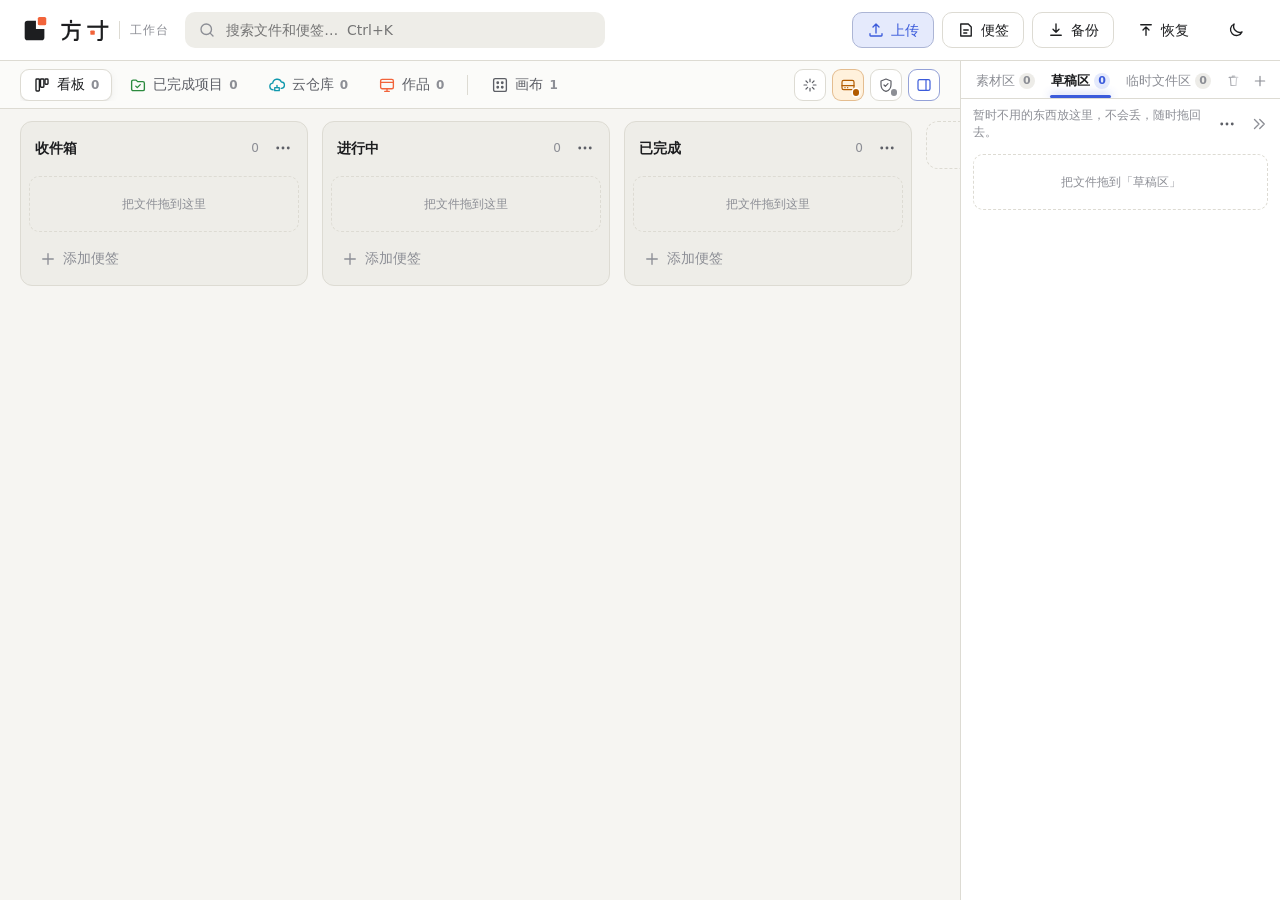
<file: index.html>
<!doctype html>
<html lang="zh-CN">
<head>
  <meta charset="utf-8">
  <meta name="viewport" content="width=device-width, initial-scale=1, viewport-fit=cover">
  <title>方寸 · 工作台</title>
  <meta name="description" content="方寸 —— 方寸之间，万物归位。看板 + 无限画布 + 功能区的文件工作台：任意文件拖入拖出，智能关联，长按打包归档。">
  <meta name="theme-color" content="#f6f5f2" media="(prefers-color-scheme: light)">
  <meta name="theme-color" content="#16171a" media="(prefers-color-scheme: dark)">
  <link rel="icon" type="image/svg+xml" href="brand/mark.svg">
  <link rel="apple-touch-icon" href="brand/fangcun-logo.png">
  <script>
    // 尽早应用主题，避免刷新时闪一下
    try { var t = JSON.parse(localStorage.getItem('wb:theme') || '"auto"'); if (t === 'light' || t === 'dark') document.documentElement.dataset.theme = t; } catch (e) {}
  </script>
  <link rel="stylesheet" href="style.css?v=75">
  <link rel="modulepreload" href="app.js?v=100">
  <link rel="modulepreload" href="db.js?v=8">
</head>
<body>
  <header class="topbar">
    <a class="brand" href="./" title="方寸 —— 方寸之间，万物归位">
      <svg class="mark" viewBox="0 0 64 64" aria-hidden="true">
        <path class="ink" d="M10 18a6 6 0 0 1 6-6h18v18h18v18a6 6 0 0 1-6 6H16a6 6 0 0 1-6-6z"/>
        <rect class="cun" x="38" y="4" width="18" height="18" rx="3.5"/>
      </svg>
      <svg class="wordmark" viewBox="0 0 224 100" aria-hidden="true">
        <g fill="none" stroke="currentColor" stroke-width="10" stroke-linecap="butt" stroke-linejoin="miter">
          <path d="M50 4v15"/><path d="M6 27h88"/><path d="M40 27v26c0 22-10 34-30 41"/><path d="M40 53h40v34c0 5-3 8-8 8h-9"/>
          <path d="M124 35h96"/><path d="M190 4v84c0 5-3 8-8 8h-12"/>
        </g>
        <rect class="cun" x="138" y="52" width="20" height="20" rx="4"/>
      </svg>
      <span class="brand-sub">工作台</span>
      <h1 class="sr-only">方寸 · 工作台</h1>
    </a>
    <label class="search">
      <svg viewBox="0 0 24 24" aria-hidden="true"><circle cx="11" cy="11" r="7"/><path d="m20 20-3.5-3.5"/></svg>
      <input id="search" type="search" placeholder="搜索文件和便签…  Ctrl+K" autocomplete="off" aria-label="搜索">
    </label>
    <div class="actions">
      <button class="btn primary-soft" data-action="add-files" title="上传文件或文件夹（支持批量多文件夹，自动保留子文件夹结构）">
        <svg viewBox="0 0 24 24" aria-hidden="true"><path d="M12 16V4m0 0-4 4m4-4 4 4"/><path d="M4 17v2a1 1 0 0 0 1 1h14a1 1 0 0 0 1-1v-2"/></svg><span>上传</span>
      </button>
      <button class="btn" data-action="new-note" title="新建便签">
        <svg viewBox="0 0 24 24" aria-hidden="true"><path d="M5 4h10l4 4v12H5z"/><path d="M9 12h6M9 16h4"/></svg><span>便签</span>
      </button>
      <button class="btn" data-action="backup" title="导出完整备份（含所有文件）">
        <svg viewBox="0 0 24 24" aria-hidden="true"><path d="M12 4v11m0 0-4-4m4 4 4-4"/><path d="M5 19h14"/></svg><span>备份</span>
      </button>
      <button class="btn ghost" data-action="restore" title="从备份恢复">
        <svg viewBox="0 0 24 24" aria-hidden="true"><path d="M12 19V8m0 0-4 4m4-4 4 4"/><path d="M5 5h14"/></svg><span>恢复</span>
      </button>
      <button class="btn ghost theme-btn" data-action="toggle-theme" id="themeBtn" title="切换白天 / 黑夜（右键：跟随系统）" aria-label="切换白天 / 黑夜模式">
        <svg class="moon" viewBox="0 0 24 24" aria-hidden="true"><path d="M20 14.5A8 8 0 0 1 9.5 4a8 8 0 1 0 10.5 10.5z"/></svg>
        <svg class="sun" viewBox="0 0 24 24" aria-hidden="true"><circle cx="12" cy="12" r="4"/><path d="M12 2v2M12 20v2M4.9 4.9l1.4 1.4M17.7 17.7l1.4 1.4M2 12h2M20 12h2M4.9 19.1l1.4-1.4M17.7 6.3l1.4-1.4"/></svg>
      </button>
      <button class="btn ghost drafts-toggle" data-action="toggle-drafts" aria-controls="drafts" aria-expanded="false" title="功能区">
        <svg viewBox="0 0 24 24" aria-hidden="true"><rect x="4" y="4" width="16" height="16" rx="2"/><path d="M14 4v16"/></svg><span>功能区</span><b class="badge" id="zonesBadge">0</b>
      </button>
    </div>
  </header>

  <nav class="viewbar" aria-label="页面">
    <div class="views" id="views" role="tablist"></div>
    <div class="status">
      <button class="assoc-chip icon-chip" data-action="assoc-panel" id="assocChip" aria-label="智能关联" title="智能关联"></button>
      <button class="status-chip icon-chip" data-action="storage-info" id="storageChip" aria-label="存储状态" title="正在检查存储…"></button>
      <button class="status-chip icon-chip" data-action="backup" id="backupChip" aria-label="备份状态" title="尚未备份"></button>
      <button class="status-chip icon-chip sidebar-toggle-chip" data-action="toggle-drafts-rail" id="sidebarToggleChip" aria-label="收起或展开右侧功能区（Ctrl+\）" data-tip="收起 / 展开右侧功能区（Ctrl+\）" title="收起 / 展开右侧功能区（Ctrl+\）"><svg viewBox="0 0 24 24" aria-hidden="true"><rect x="3" y="4" width="18" height="16" rx="2.5"/><path d="M15 4v16"/></svg></button>
    </div>
  </nav>

  <main class="layout">
    <section class="board" id="board" aria-label="看板"></section>

    <section class="archive-view canvas-directory" id="canvasDirectory" aria-labelledby="canvasDirectoryTitle" hidden></section>

    <section class="canvas-workspace" id="canvasWorkspace" aria-labelledby="canvasTitle" hidden>
      <header class="canvas-workspace-head">
        <button type="button" class="btn" data-view="canvases" aria-label="返回所有画布"><svg viewBox="0 0 24 24" aria-hidden="true"><path d="m14 6-6 6 6 6"/></svg>所有画布</button>
        <h2 id="canvasTitle" tabindex="-1"></h2>
        <div class="collab-head" id="collabHead">
          <div class="collab-avatars" id="collabAvatars" aria-label="在线协作者"></div>
          <button type="button" class="btn collab-btn" id="collabBtn" data-action="collab-panel" aria-expanded="false" aria-controls="collabPopover" title="开启或管理多人实时协作">
            <span class="collab-dot" aria-hidden="true"></span>
            <svg viewBox="0 0 24 24" aria-hidden="true"><circle cx="9" cy="8" r="3.2"/><path d="M3.5 19a5.5 5.5 0 0 1 11 0"/><circle cx="17.5" cy="9.5" r="2.5"/><path d="M15.5 19a4.5 4.5 0 0 1 5-4.2"/></svg>
            <span id="collabBtnText">多人协作</span>
          </button>
        </div>
        <button type="button" class="btn comment-center-btn" id="commentCenterBtn" data-action="comments-panel" aria-expanded="false" aria-controls="commentsPopover" title="查看画布备注与未读提醒（C 键添加备注）">
          <svg viewBox="0 0 24 24" aria-hidden="true"><path d="M21 11.5a8.4 8.4 0 0 1-.9 3.8 8.5 8.5 0 0 1-7.6 4.7 8.4 8.4 0 0 1-3.8-.9L3 21l1.9-5.7a8.4 8.4 0 0 1-.9-3.8 8.5 8.5 0 0 1 4.7-7.6 8.4 8.4 0 0 1 3.8-.9h.5a8.5 8.5 0 0 1 8 8v.5z"/></svg>
          <span class="comment-btn-label">备注</span>
          <span class="comment-count-pill" id="commentCountPill" hidden>0</span>
          <span class="comment-unread-badge" id="commentUnreadBadge" hidden>0</span>
        </button>
        <button type="button" class="icon-btn canvas-max-btn" data-action="canvas-max" aria-pressed="false" aria-label="最大化工作区（F）" title="最大化工作空间：隐藏顶栏，保留右侧功能区（快捷键 F）"><svg class="ico-max" viewBox="0 0 24 24" aria-hidden="true"><path d="M15 3h6v6M9 21H3v-6M21 3l-7 7M3 21l7-7"/></svg><svg class="ico-min" viewBox="0 0 24 24" aria-hidden="true"><path d="M4 14h6v6M20 10h-6V4M14 10l7-7M3 21l7-7"/></svg></button>
        <button type="button" class="icon-btn" data-action="canvas-menu" aria-label="画布设置" aria-haspopup="menu"><svg viewBox="0 0 24 24" aria-hidden="true"><circle cx="5" cy="12" r="1"/><circle cx="12" cy="12" r="1"/><circle cx="19" cy="12" r="1"/></svg></button>
      </header>
      <div class="collab-popover" id="collabPopover" role="dialog" aria-label="多人实时协作设置" hidden></div>
      <div class="comments-popover" id="commentsPopover" role="dialog" aria-label="画布备注列表" hidden></div>
      <div class="collab-follow-bar" id="collabFollowBar" hidden></div>
      <div class="canvas-view" id="canvasView">
        <div class="viewport" id="viewport" tabindex="-1">
          <div class="world" id="world"></div>
          <div class="canvas-empty" id="canvasEmpty">
            <b>无限画布</b>
            <span>把文件拖进来，随意摆放 · 按 N 或用左侧工具栏贴便签<br>左侧工具栏画形状、写文字、连箭头 · 左键拖动框选 · 中键拖动平移 · 滚轮缩放</span>
            <button class="btn primary" type="button" data-action="templates">从模板开始：海报 / 网页 / 功能开发…</button>
          </div>
        </div>
        <div class="canvas-palette" id="canvasPalette" role="toolbar" aria-label="白板工具" aria-orientation="vertical">
          <button class="icon-btn on" data-tool="select" data-tip="选择 · 左键框选 / 中键平移" data-key="V" aria-label="选择（V）"><svg viewBox="0 0 24 24"><path d="M5 3l14 8-6 1.6L10 19z"/></svg></button>
          <button class="icon-btn" data-tool="sticky" data-tip="便签" data-key="N" aria-label="便签（N）"><svg viewBox="0 0 24 24"><path d="M4 4h16v10l-6 6H4z"/><path d="M14 20v-6h6"/></svg></button>
          <button class="icon-btn" data-tool="text" data-tip="文字" data-key="T" aria-label="文字（T）"><svg viewBox="0 0 24 24"><path d="M5 6V4h14v2M12 4v16M9 20h6"/></svg></button>
          <span class="sep"></span>
          <button class="icon-btn" data-tool="rect" data-tip="矩形" data-key="R" aria-label="矩形（R）"><svg viewBox="0 0 24 24"><rect x="3.5" y="6" width="17" height="12" rx="1.5"/></svg></button>
          <button class="icon-btn" data-tool="ellipse" data-tip="圆形" data-key="O" aria-label="圆形（O）"><svg viewBox="0 0 24 24"><circle cx="12" cy="12" r="8"/></svg></button>
          <button class="icon-btn" data-tool="diamond" data-tip="菱形" data-key="D" aria-label="菱形（D）"><svg viewBox="0 0 24 24"><path d="M12 3l9 9-9 9-9-9z"/></svg></button>
          <button class="icon-btn" data-tool="frame" data-tip="画框：把内容框在一起" data-key="A" aria-label="画框（A）"><svg viewBox="0 0 24 24"><path d="M7 3v18M17 3v18M3 7h18M3 17h18"/></svg></button>
          <span class="sep"></span>
          <button class="icon-btn" data-tool="arrow" data-tip="箭头连线" data-key="L" aria-label="箭头连线（L）"><svg viewBox="0 0 24 24"><path d="M5 19L19 5M10 5h9v9"/></svg></button>
          <button class="icon-btn" data-tool="comment" data-tip="备注评论" data-key="C" aria-label="备注评论（C）"><svg viewBox="0 0 24 24"><path d="M21 11.5a8.4 8.4 0 0 1-.9 3.8 8.5 8.5 0 0 1-7.6 4.7 8.4 8.4 0 0 1-3.8-.9L3 21l1.9-5.7a8.4 8.4 0 0 1-.9-3.8 8.5 8.5 0 0 1 4.7-7.6 8.4 8.4 0 0 1 3.8-.9h.5a8.5 8.5 0 0 1 8 8v.5z"/><path d="M12 8.5v6M9 11.5h6"/></svg></button>
          <button class="icon-btn" data-tool="sticker" data-tip="贴纸：标注完成状态与表情" data-key="S" aria-label="贴纸（S）"><svg viewBox="0 0 24 24"><circle cx="12" cy="12" r="9"/><path d="M9 10h.01M15 10h.01"/><path d="M8.5 14.2a4 4 0 0 0 7 0"/></svg></button>
          <span class="sep"></span>
          <button class="icon-btn" data-action="templates" data-tip="模板" data-key="" aria-label="插入模板"><svg viewBox="0 0 24 24"><rect x="3.5" y="3.5" width="7" height="7" rx="1.5"/><rect x="13.5" y="3.5" width="7" height="7" rx="1.5"/><rect x="3.5" y="13.5" width="7" height="7" rx="1.5"/><path d="M17 14v6M14 17h6"/></svg></button>
        </div>
        <div class="tool-hint" id="toolHint" hidden></div>
        <div class="size-tip" id="sizeTip" hidden></div>
        <div class="fmt-bar" id="fmtBar" role="toolbar" aria-label="格式" hidden></div>
        <div class="comment-thread-pop" id="commentThreadPop" role="dialog" aria-label="备注详情" hidden></div>
        <div class="sticker-popover" id="stickerPopover" role="dialog" aria-label="选择贴纸" hidden></div>
        <div class="canvas-tools" role="toolbar" aria-label="画布工具">
          <button class="icon-btn" data-action="zoom-out" aria-label="缩小"><svg viewBox="0 0 24 24"><path d="M5 12h14"/></svg></button>
          <button class="zoom-label" data-action="zoom-reset" id="zoomLabel" title="重置为 100%">100%</button>
          <button class="icon-btn" data-action="zoom-in" aria-label="放大"><svg viewBox="0 0 24 24"><path d="M12 5v14M5 12h14"/></svg></button>
          <span class="sep"></span>
          <button class="icon-btn" data-action="zoom-fit" aria-label="显示全部" title="显示全部：缩放到能看见画布上所有内容（Shift+1）"><svg viewBox="0 0 24 24"><path d="M4 9V4h5M20 9V4h-5M4 15v5h5M20 15v5h-5"/></svg></button>
          <button class="icon-btn" data-action="auto-align" aria-label="自动对齐" title="自动对齐：保持当前布局结构，自动吸附对齐相近的行列、等宽与等距"><svg viewBox="0 0 24 24"><path d="M4 4v16M8 7h12v4H8zM8 14h8v4H8z"/></svg></button>
          <button class="icon-btn" data-action="tidy" aria-label="整理排列" title="整理排列：把文件卡片排成整齐的网格；先框选多个形状再点，则整理这些形状"><svg viewBox="0 0 24 24"><rect x="4" y="4" width="6" height="6" rx="1"/><rect x="14" y="4" width="6" height="6" rx="1"/><rect x="4" y="14" width="6" height="6" rx="1"/><rect x="14" y="14" width="6" height="6" rx="1"/></svg></button>
          <span class="sep"></span>
          <button class="icon-btn canvas-max-btn" data-action="canvas-max" aria-pressed="false" aria-label="最大化工作区（F）" title="最大化工作空间：隐藏顶栏，保留右侧功能区（快捷键 F）"><svg class="ico-max" viewBox="0 0 24 24" aria-hidden="true"><path d="M15 3h6v6M9 21H3v-6M21 3l-7 7M3 21l7-7"/></svg><svg class="ico-min" viewBox="0 0 24 24" aria-hidden="true"><path d="M4 14h6v6M20 10h-6V4M14 10l7-7M3 21l7-7"/></svg></button>
          <button class="icon-btn" data-action="canvas-bg" aria-label="画布背景" aria-haspopup="menu" title="画布背景：点阵 / 方格 / 纯色"><svg viewBox="0 0 24 24" aria-hidden="true"><rect x="3.5" y="3.5" width="17" height="17" rx="3"/><path d="M8 8h.01M12 8h.01M16 8h.01M8 12h.01M12 12h.01M16 12h.01M8 16h.01M12 16h.01M16 16h.01"/></svg></button>
          <button class="icon-btn" data-action="shortcuts" aria-label="快捷键速查" title="快捷键速查（?）"><svg viewBox="0 0 24 24"><rect x="3" y="6" width="18" height="12" rx="2"/><path d="M7 10h.01M11 10h.01M15 10h.01M7 14h10"/></svg></button>
        </div>
      </div>
    </section>

    <section class="archive-view" id="archiveView" aria-label="已完成项目" hidden></section>

    <section class="archive-view works-view" id="worksView" aria-label="作品" hidden></section>

    <section class="archive-view store-view" id="storeView" aria-label="云仓库" hidden></section>

    <aside class="drafts" id="drafts" aria-label="功能区">
      <div class="drafts-resizer" id="draftsResizer" role="separator" aria-orientation="vertical" aria-label="拖动调整功能区宽度，双击收起" title="拖动调整宽度 · 双击收起 / 展开"></div>
      <!-- 收起后的窄侧栏：每个功能区一个图标 + 数量，点一下展开到那个区；拖文件上来可直接放入 -->
      <nav class="drafts-rail" id="draftsRail" aria-label="功能区（已收起）"></nav>
      <div class="drafts-main" id="draftsMain">
        <div class="drafts-head">
          <div class="zone-tabs" id="zoneTabs" role="tablist"></div>
          <button class="icon-btn add-zone-btn" type="button" data-action="add-zone" title="新建功能区" aria-label="新建功能区">
            <svg viewBox="0 0 24 24" aria-hidden="true"><path d="M12 5v14M5 12h14"/></svg>
          </button>
          <button class="icon-btn close-drafts" type="button" data-action="toggle-drafts" aria-label="关闭功能区">
            <svg viewBox="0 0 24 24" aria-hidden="true"><path d="M6 6l12 12M18 6 6 18"/></svg>
          </button>
        </div>
        <div class="zone-bar">
          <p class="drafts-desc" id="draftsDesc"></p>
          <button class="icon-btn" data-action="zone-menu" id="zoneMenuBtn" aria-label="功能区设置" aria-haspopup="menu"><svg viewBox="0 0 24 24"><circle cx="5" cy="12" r="1"/><circle cx="12" cy="12" r="1"/><circle cx="19" cy="12" r="1"/></svg></button>
          <button class="icon-btn collapse-drafts" data-action="collapse-drafts" aria-label="收起功能区" title="收起功能区（Ctrl+\）">
            <svg viewBox="0 0 24 24" aria-hidden="true"><path d="M13 6l6 6-6 6M6 6l6 6-6 6"/></svg>
          </button>
        </div>
        <div class="list" id="draftsList"></div>
        <div class="drafts-foot" id="draftsFoot"></div>
      </div>
    </aside>
  </main>

  <div class="drop-overlay" id="dropOverlay" aria-hidden="true"><div>松开鼠标，文件将添加到这里</div></div>
  <div class="menu" id="menu" role="menu" hidden></div>
  <div class="toasts" id="toasts" aria-live="polite"></div>

  <dialog class="modal" id="modal"><form method="dialog" class="modal-inner" id="modalInner"></form></dialog>
  <dialog class="modal viewer" id="viewer"><div class="modal-inner" id="viewerInner"></div></dialog>

  <input type="file" id="fileInput" multiple hidden>
  <input type="file" id="dirInput" webkitdirectory directory multiple hidden>
  <input type="file" id="restoreInput" accept=".wbk" hidden>
  <noscript>此工作台需要启用 JavaScript。</noscript>
  <script type="module" src="app.js?v=100"></script>
</body>
</html>
</file>
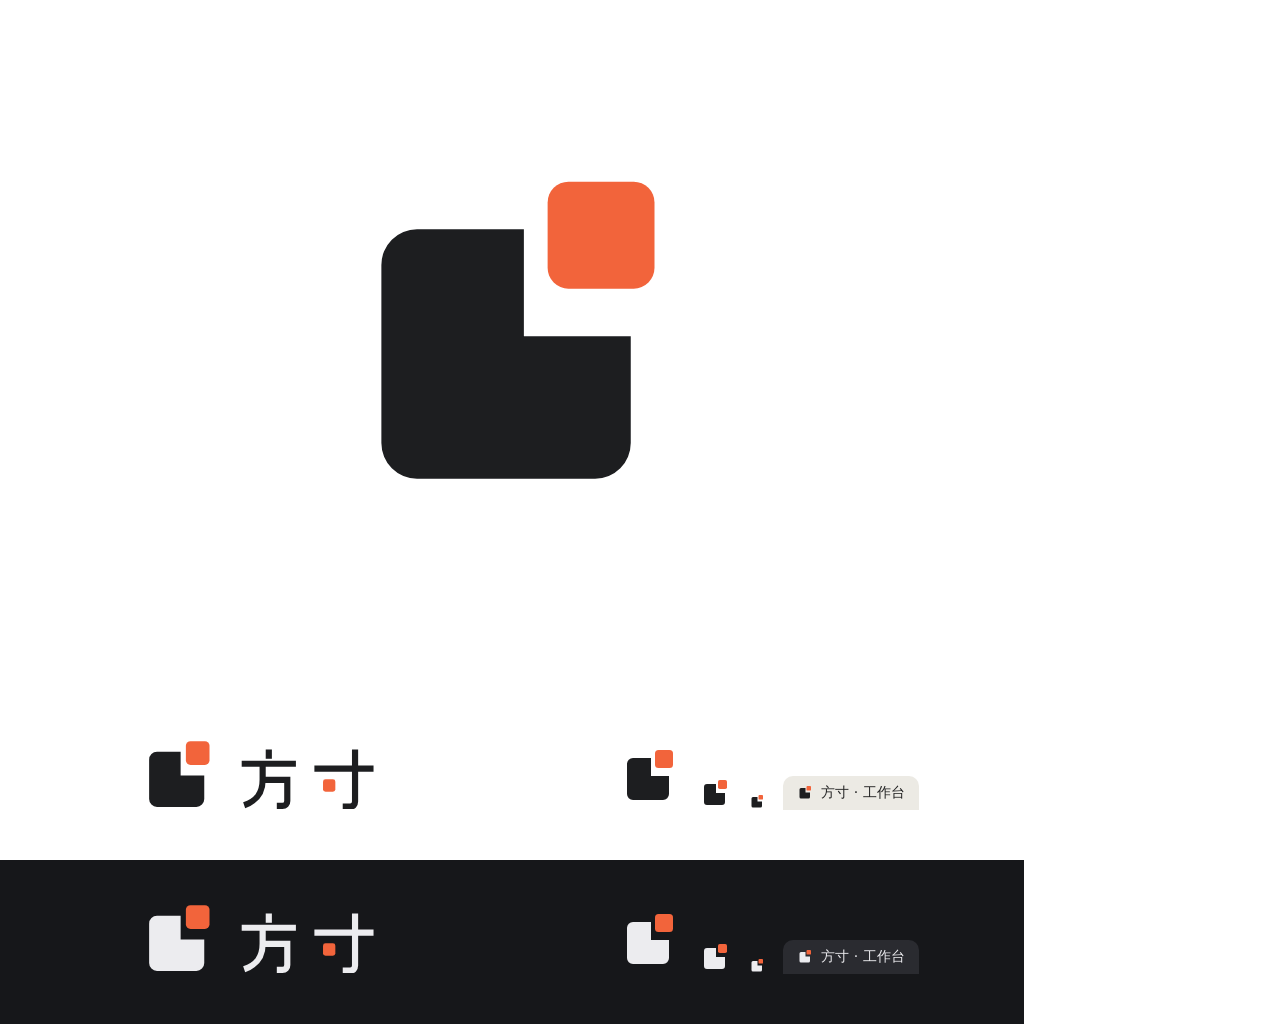
<file: brand/preview.html>
﻿<!doctype html>
<html lang="zh-CN"><head><meta charset="utf-8"><title>方寸 logo</title>
<style>
  html, body { margin: 0; background: #ffffff; }
  body { width: 1024px; height: 1024px; display: grid; grid-template-rows: 1fr auto; font-family: system-ui, "Microsoft YaHei", sans-serif; }
  .main { display: grid; place-items: center; }
  .main img { width: 380px; }
  .row { display: grid; grid-template-columns: 1fr 1fr; }
  .cell { padding: 40px; display: flex; align-items: center; justify-content: center; gap: 26px; }
  .dark { background: #16171a; }
  .lock { display: flex; align-items: center; gap: 18px; }
  .lock .m { width: 84px; } .lock .w { height: 62px; }
  .fav { display: flex; gap: 18px; align-items: end; }
  .tab { display: flex; align-items: center; gap: 8px; padding: 8px 14px; border-radius: 10px 10px 0 0; background: #eceae4; font-size: 14px; color: #222; }
  .dark .tab { background: #2a2b30; color: #ececef; }
</style></head>
<body>
  <div class="main"><img src="mark-light.svg" alt=""></div>
  <div>
    <div class="row">
      <div class="cell"><div class="lock"><img class="m" src="mark-light.svg" alt=""><img class="w" src="wordmark-light.svg" alt=""></div></div>
      <div class="cell"><div class="fav"><img src="mark-light.svg" width="64"><img src="mark-light.svg" width="32"><img src="mark-light.svg" width="16"><div class="tab"><img src="mark-light.svg" width="16">方寸 · 工作台</div></div></div>
    </div>
    <div class="row dark">
      <div class="cell"><div class="lock"><img class="m" src="mark-dark.svg" alt=""><img class="w" src="wordmark-dark.svg" alt=""></div></div>
      <div class="cell"><div class="fav"><img src="mark-dark.svg" width="64"><img src="mark-dark.svg" width="32"><img src="mark-dark.svg" width="16"><div class="tab"><img src="mark-dark.svg" width="16">方寸 · 工作台</div></div></div>
    </div>
  </div>
</body></html>
</file>
<file: style.css>
:root {
  --bg: #f6f5f2;
  --surface: #ffffff;
  --surface-2: #eeede8;
  --surface-3: #e4e2db;
  --border: #dddbd3;
  --text: #1d1e20;
  --text-2: #5d5f66;
  --text-3: #8c8e95;
  --accent: #3b5bdb;
  --accent-soft: #e5eafc;
  --danger: #c92a2a;
  --danger-soft: #fdeaea;
  --warn: #b35c00;
  --warn-soft: #fff1dc;
  --ok: #2b8a3e;
  --ok-soft: #e3f5e6;
  --shadow: 0 1px 2px rgba(20, 20, 30, .06), 0 2px 8px rgba(20, 20, 30, .05);
  --shadow-lg: 0 12px 40px rgba(20, 20, 30, .18);
  --radius: 12px;
  --col-w: 288px;
  --brand: #f2643b;
  --ease-spring: cubic-bezier(.22, 1.38, .36, 1);
  --ease-spring-soft: cubic-bezier(.2, 1.18, .32, 1);
  --ease-smooth: cubic-bezier(.22, 1, .36, 1);
  --dur-fast: .18s;
  --dur-med: .28s;
  --dur-spring: .36s;
  color-scheme: light;
}
/* 黑夜模式：手动选择（data-theme="dark"）或跟随系统（未手动选白天时） */
:root[data-theme="dark"] {
  --bg: #16171a; --surface: #212226; --surface-2: #1c1d21; --surface-3: #2a2b30; --border: #33353b;
  --text: #ececef; --text-2: #a5a7ae; --text-3: #75777e; --accent: #7d97ff; --accent-soft: #252c47;
  --danger: #ff7b7b; --danger-soft: #3a2224; --warn: #ffb35c; --warn-soft: #3a2c1a; --ok: #69d27e; --ok-soft: #1d3324;
  --shadow: 0 1px 2px rgba(0, 0, 0, .3), 0 2px 8px rgba(0, 0, 0, .2); --shadow-lg: 0 12px 40px rgba(0, 0, 0, .5);
  color-scheme: dark;
}
@media (prefers-color-scheme: dark) {
  :root:not([data-theme="light"]) {
    --bg: #16171a;
    --surface: #212226;
    --surface-2: #1c1d21;
    --surface-3: #2a2b30;
    --border: #33353b;
    --text: #ececef;
    --text-2: #a5a7ae;
    --text-3: #75777e;
    --accent: #7d97ff;
    --accent-soft: #252c47;
    --danger: #ff7b7b;
    --danger-soft: #3a2224;
    --warn: #ffb35c;
    --warn-soft: #3a2c1a;
    --ok: #69d27e;
    --ok-soft: #1d3324;
    --shadow: 0 1px 2px rgba(0, 0, 0, .3), 0 2px 8px rgba(0, 0, 0, .2);
    --shadow-lg: 0 12px 40px rgba(0, 0, 0, .5);
    color-scheme: dark;
  }
}

* { box-sizing: border-box; }
html, body { height: 100%; }
body {
  margin: 0;
  background: var(--bg);
  color: var(--text);
  font: 14px/1.5 system-ui, -apple-system, "PingFang SC", "Microsoft YaHei", "Segoe UI", sans-serif;
  display: flex;
  flex-direction: column;
  overflow: hidden;
  -webkit-font-smoothing: antialiased;
}
button, input, textarea { font: inherit; color: inherit; }
button { cursor: pointer; }
svg { width: 18px; height: 18px; fill: none; stroke: currentColor; stroke-width: 1.8; stroke-linecap: round; stroke-linejoin: round; flex-shrink: 0; }
:focus-visible { outline: 2px solid var(--accent); outline-offset: 2px; }

/* ---------- 极简滚动条 ---------- */
*::-webkit-scrollbar { width: 6px; height: 6px; }
*::-webkit-scrollbar-track { background: transparent; }
*::-webkit-scrollbar-thumb {
  background: color-mix(in srgb, var(--text-3) 26%, transparent);
  border-radius: 999px;
  border: 1px solid transparent;
  background-clip: content-box;
}
*:hover::-webkit-scrollbar-thumb {
  background: color-mix(in srgb, var(--text-3) 48%, transparent);
}
*::-webkit-scrollbar-thumb:hover {
  background: color-mix(in srgb, var(--text-2) 72%, transparent);
}
*::-webkit-scrollbar-thumb:active {
  background: color-mix(in srgb, var(--accent) 80%, transparent);
}
*::-webkit-scrollbar-button { display: none; width: 0; height: 0; }
*::-webkit-scrollbar-corner { background: transparent; }
@supports not selector(::-webkit-scrollbar) {
  * {
    scrollbar-width: thin;
    scrollbar-color: color-mix(in srgb, var(--text-3) 38%, transparent) transparent;
  }
}

/* ---------- 顶栏 ---------- */
.topbar {
  display: flex; align-items: center; gap: 16px;
  padding: 12px 20px; border-bottom: 1px solid var(--border);
  background: var(--surface);
}
.brand { display: flex; align-items: center; gap: 10px; color: var(--text); text-decoration: none; flex-shrink: 0; }
.brand svg { stroke: none; fill: none; }
.brand .mark { width: 30px; height: 30px; }
.brand .mark .ink { fill: currentColor; }
.brand .mark .cun, .brand .wordmark .cun { fill: var(--brand); }
.brand .mark .cun { transition: transform .45s cubic-bezier(.3,1.5,.5,1); }
.brand:hover .mark .cun { transform: translate(-4px, 8px); } /* 悬停时「寸」落回缺口 */
.brand .wordmark { width: auto; height: 22px; }
.brand-sub { font-size: 12px; color: var(--text-3); padding-left: 10px; border-left: 1px solid var(--border); letter-spacing: .08em; }
.sr-only { position: absolute; width: 1px; height: 1px; overflow: hidden; clip: rect(0 0 0 0); white-space: nowrap; }
.theme-btn .sun, :root[data-theme="dark"] .theme-btn .moon { display: none; }
:root[data-theme="dark"] .theme-btn .sun { display: block; }
@media (prefers-color-scheme: dark) {
  :root:not([data-theme="light"]) .theme-btn .moon { display: none; }
  :root:not([data-theme="light"]) .theme-btn .sun { display: block; }
}
::view-transition-old(root), ::view-transition-new(root) { animation: none; mix-blend-mode: normal; }
.search { flex: 1; max-width: 420px; display: flex; align-items: center; gap: 8px;
  background: var(--surface-2); border: 1px solid transparent; border-radius: 10px; padding: 0 12px; height: 36px; color: var(--text-3);
  transition: border-color var(--dur-fast) var(--ease-smooth), background var(--dur-fast) var(--ease-smooth), box-shadow var(--dur-med) var(--ease-smooth); }
.search svg { transition: transform var(--dur-spring) var(--ease-spring), color var(--dur-fast) ease; }
.search:focus-within { border-color: var(--accent); background: var(--surface); box-shadow: 0 0 0 3px var(--accent-soft); }
.search:focus-within svg { color: var(--accent); transform: scale(1.06); }
.search input { flex: 1; border: 0; background: none; outline: none; height: 100%; color: var(--text); min-width: 0; }
.actions { margin-left: auto; display: flex; gap: 8px; }
.btn { display: inline-flex; align-items: center; gap: 6px; height: 36px; padding: 0 14px;
  border-radius: 10px; border: 1px solid var(--border); background: var(--surface); white-space: nowrap;
  transition: transform var(--dur-spring) var(--ease-spring), background var(--dur-fast) ease, border-color var(--dur-fast) ease, box-shadow var(--dur-med) var(--ease-smooth), color var(--dur-fast) ease; }
.btn:hover { background: var(--surface-2); transform: translateY(-1px); }
.btn:active { transform: translateY(0) scale(.955); }
.btn.primary { background: var(--accent); color: #fff; border-color: var(--accent); }
.btn.primary:hover { filter: brightness(1.08); box-shadow: 0 4px 14px color-mix(in srgb, var(--accent) 34%, transparent); }
.btn.primary-soft { background: var(--accent-soft); color: var(--accent); border-color: color-mix(in srgb, var(--accent) 30%, var(--border)); font-weight: 550; }
.btn.primary-soft:hover { background: color-mix(in srgb, var(--accent) 18%, var(--surface)); border-color: color-mix(in srgb, var(--accent) 55%, var(--border)); box-shadow: 0 3px 10px color-mix(in srgb, var(--accent) 18%, transparent); }
.btn.danger { background: var(--danger); color: #fff; border-color: var(--danger); }
.btn.ghost { border-color: transparent; background: transparent; }
.btn.ghost:hover { background: var(--surface-2); }
.badge { min-width: 20px; height: 20px; padding: 0 6px; border-radius: 10px; background: var(--surface-3); font-size: 12px; font-weight: 600; display: inline-grid; place-items: center; }
.drafts-toggle { display: none; }
.icon-btn { width: 32px; height: 32px; display: grid; place-items: center; border: 0; border-radius: 8px; background: transparent; color: var(--text-2);
  transition: transform var(--dur-spring) var(--ease-spring), background var(--dur-fast) ease, color var(--dur-fast) ease; }
.icon-btn:hover { background: var(--surface-3); color: var(--text); transform: scale(1.06); }
.icon-btn:active { transform: scale(.9); }
.theme-btn svg { transition: transform var(--dur-spring) var(--ease-spring); }
.theme-btn:hover svg { transform: rotate(18deg) scale(1.08); }

.status-chip, .assoc-chip {
  position: relative; width: 32px; height: 32px; padding: 0; border-radius: 9px;
  border: 1px solid var(--border); background: var(--surface); color: var(--text-2);
  display: inline-grid; place-items: center; flex-shrink: 0;
  transition: transform .28s cubic-bezier(.22, 1.4, .36, 1), background .18s, border-color .18s, color .18s;
}
.status-chip svg, .assoc-chip svg { width: 16px; height: 16px; }
.status-chip:hover, .assoc-chip:hover {
  background: var(--surface-2); color: var(--text); transform: translateY(-1.5px) scale(1.05);
  border-color: color-mix(in srgb, var(--accent) 40%, var(--border));
}
.status-chip:active, .assoc-chip:active { transform: scale(.92); }
.status-chip .st-dot {
  position: absolute; right: 4px; bottom: 4px; width: 6.5px; height: 6.5px; border-radius: 50%;
  background: var(--text-3); box-shadow: 0 0 0 1.5px var(--surface);
}
.status-chip.ok .st-dot { background: var(--ok); }
.status-chip.warn { background: var(--warn-soft); border-color: color-mix(in srgb, var(--warn) 35%, transparent); color: var(--warn); }
.status-chip.warn .st-dot { background: var(--warn); }
/* 纯图标悬停弹性文字提示 */
.status-chip[data-tip]:hover::after, .assoc-chip[data-tip]:hover::after {
  content: attr(data-tip); position: absolute; top: calc(100% + 8px); right: 0; z-index: 50;
  white-space: nowrap; padding: 5px 10px; border-radius: 8px;
  background: var(--text); color: var(--bg); font-size: 12px; font-weight: 500;
  box-shadow: var(--shadow-lg); pointer-events: none;
  animation: statusTipIn .22s cubic-bezier(.22, 1.4, .36, 1);
}
@keyframes statusTipIn {
  from { opacity: 0; transform: translateY(-4px) scale(.94); }
  to { opacity: 1; transform: none; }
}

/* ---------- 页面切换栏 ---------- */
.viewbar {
  position: relative; z-index: 20; display: flex; align-items: center; gap: 12px;
  padding: 8px 20px;
  background: color-mix(in srgb, var(--surface) 55%, var(--bg));
  border-bottom: 1px solid var(--border);
}
.views { position: relative; display: flex; align-items: center; gap: 4px; min-width: 0; overflow-x: auto; scrollbar-width: none; scroll-behavior: smooth; }
.views::-webkit-scrollbar { display: none; }
.view-pill {
  position: absolute; top: 0; bottom: 0; left: 0; width: 0; z-index: 0;
  border-radius: 9px; background: var(--surface); border: 1px solid var(--border);
  box-shadow: var(--shadow); pointer-events: none; opacity: 0;
  transition: transform .38s var(--ease-spring-soft), width .38s var(--ease-spring-soft), opacity .18s ease;
}
.view-pill.ready { opacity: 1; }
.view-tab {
  position: relative; z-index: 1; display: inline-flex; align-items: center; gap: 6px; height: 32px; padding: 0 12px;
  border-radius: 9px; border: 1px solid transparent; background: transparent; color: var(--text-2); font-weight: 550; white-space: nowrap; flex-shrink: 0;
  transition: color var(--dur-fast) ease, background var(--dur-fast) ease, transform var(--dur-spring) var(--ease-spring), border-color var(--dur-fast) ease;
}
.view-tab svg { transition: transform var(--dur-spring) var(--ease-spring); }
.view-tab:hover { background: color-mix(in srgb, var(--surface-3) 72%, transparent); color: var(--text); }
.view-tab:hover svg { transform: scale(1.1); }
.view-tab:active { transform: scale(.945); }
.view-tab b { font-weight: 600; font-size: 12px; color: var(--text-3); }
.view-tab[aria-selected="true"] { background: var(--surface); border-color: var(--border); color: var(--text); box-shadow: var(--shadow); }
.views.has-pill .view-tab[aria-selected="true"] { background: transparent; border-color: transparent; box-shadow: none; }
.views.has-pill .view-tab[aria-selected="true"]:hover { background: transparent; }
.view-tab.drop-active { background: var(--accent-soft); border-color: var(--accent); }
.status { margin-left: auto; display: flex; gap: 6px; flex-shrink: 0; }

/* ---------- 布局 ---------- */
.layout { flex: 1; min-height: 0; display: flex; gap: 0; }
[hidden] { display: none !important; }
.board { flex: 1; min-width: 0; display: flex; align-items: flex-start; gap: 14px; padding: 12px 20px 20px; overflow-x: auto; overflow-y: hidden; scroll-behavior: smooth; }

/* ---------- 已完成项目 ---------- */
.view-sep { width: 1px; height: 20px; background: var(--border); margin: 0 6px; flex-shrink: 0; }
.archive-tab svg { color: var(--ok); }
.store-tab svg { color: #1098ad; }
.store-tab.drop-active { background: color-mix(in srgb, #1098ad 18%, var(--surface)); border-color: #1098ad; }
/* 拖着项目文件夹经过顶部标签：放大提示可以松手移过去 */
.view-tab.folder-drop { transform: scale(1.08); box-shadow: 0 0 0 2px color-mix(in srgb, var(--accent) 55%, transparent); transition: transform .15s ease; }
/* 云仓库里空的仓库文件夹：封面改成浅色虚线框，不和有内容的项目文件夹抢视觉 */
.folder.shelf .folder-cover:has(.cover-empty) { background: color-mix(in srgb, var(--fc) 5%, transparent); box-shadow: none; border: 1.5px dashed color-mix(in srgb, var(--fc) 35%, var(--border)); }
.folder.shelf .cover-empty svg { width: 40px; height: 40px; opacity: .8; }
.store-hint { margin: 18px 2px 0; padding: 12px 14px; border: 1px dashed var(--border); border-radius: 10px; color: var(--text-3); font-size: 13px; line-height: 1.6; }
.archive-view { flex: 1; min-width: 0; overflow-y: auto; padding: 14px 20px 32px; scroll-behavior: smooth; }
.archive-head { display: flex; align-items: center; gap: 12px; margin: 0 0 20px; }
.archive-head .crumb { margin-bottom: 2px; }
.ah-text { flex: 1; min-width: 0; }
.archive-head h2 { margin: 0; font-size: 20px; font-weight: 700; letter-spacing: .01em; }
.archive-head .meta { font-size: 13px; color: var(--text-3); margin-top: 2px; }
.archive-head .back { width: 36px; height: 36px; border: 1px solid var(--border); background: var(--surface); }
.crumb { display: flex; align-items: center; gap: 6px; font-size: 12px; color: var(--text-3); }
.crumb-link { border: 0; background: none; padding: 0; color: var(--accent); font-size: 12px; }
.crumb-link:hover { text-decoration: underline; }
.btn[disabled] { opacity: .45; pointer-events: none; }
.folder-grid { display: grid; grid-template-columns: repeat(auto-fill, minmax(230px, 1fr)); gap: 22px 18px; }
.folder { position: relative; cursor: pointer; border-radius: 14px; padding: 10px; background: var(--surface); border: 1px solid var(--border); box-shadow: var(--shadow);
  transition: transform var(--dur-spring) var(--ease-spring-soft), box-shadow var(--dur-med) var(--ease-smooth), border-color var(--dur-fast) ease; animation: fade-up .35s var(--ease-smooth) backwards; }
.folder-grid > .folder { content-visibility: auto; contain-intrinsic-size: auto 230px; }
.folder:nth-child(2) { animation-delay: .04s; } .folder:nth-child(3) { animation-delay: .08s; } .folder:nth-child(4) { animation-delay: .12s; } .folder:nth-child(n+5) { animation-delay: .16s; }
.folder:hover { transform: translateY(-4px) scale(1.012); box-shadow: 0 4px 10px rgba(20,20,30,.07), 0 14px 32px rgba(20,20,30,.12); }
.folder:hover .folder-tab { transform: rotate(-4deg) translateY(-1px); }
.folder:active { transform: translateY(-1px) scale(.985); }
.folder:hover .more { opacity: 1; }
.folder.drop-active { border-color: var(--ok); box-shadow: 0 0 0 3px color-mix(in srgb, var(--ok) 30%, transparent); transform: translateY(-3px) scale(1.02); }
.folder[draggable="true"] { cursor: grab; }
.folder.folder-dragging { opacity: .4; transform: scale(.97); }
body.dragging-folder .folder:not(.folder-dragging) { border-style: dashed; }
.merge-hint { position: absolute; z-index: 4; left: 50%; top: 42%; transform: translate(-50%, -50%) scale(.8); padding: 6px 14px; border-radius: 999px;
  background: var(--ok); color: #fff; font-size: 13px; font-weight: 700; box-shadow: 0 6px 18px rgba(0,0,0,.3); opacity: 0; pointer-events: none; transition: opacity .15s, transform .2s cubic-bezier(.3,1.5,.5,1); }
.folder.merge-target { border-style: solid !important; border-color: var(--ok); box-shadow: 0 0 0 4px color-mix(in srgb, var(--ok) 30%, transparent), 0 14px 32px rgba(20,20,30,.18); transform: translateY(-4px) scale(1.03); }
.folder.merge-target .merge-hint { opacity: 1; transform: translate(-50%, -50%) scale(1); }
.folder.merge-target .folder-cover { filter: brightness(.8); }
.folder-tab { transition: transform .3s cubic-bezier(.3,1.5,.5,1); transform-origin: left bottom; }
.folder.merge-target .folder-tab, .folder.merge-open .folder-tab { transform: rotate(-10deg) translateY(-4px); }
.folder.merged { animation: merged-glow 1.2s ease-out; }
@keyframes merged-glow { 0% { box-shadow: 0 0 0 0 color-mix(in srgb, var(--ok) 60%, transparent); } 100% { box-shadow: 0 0 0 18px transparent; } }
.folder { --fc: var(--ok); }
.folder:hover { border-color: color-mix(in srgb, var(--fc) 45%, var(--border)); }
.folder-tab { position: absolute; top: -9px; left: 14px; width: 72px; height: 12px; border-radius: 8px 8px 0 0; background: color-mix(in srgb, var(--fc) 75%, var(--surface)); }
.folder-cover { height: 150px; border-radius: 9px; overflow: hidden; background: color-mix(in srgb, var(--fc) 14%, var(--surface-2)); box-shadow: inset 0 3px 0 color-mix(in srgb, var(--fc) 70%, transparent); }
.cover-grid { display: grid; height: 100%; gap: 3px; }
.cover-grid.n2 { grid-template-columns: 1fr 1fr; }
.cover-grid.n3 { grid-template-columns: 2fr 1fr; grid-template-rows: 1fr 1fr; }
.cover-grid.n3 > :first-child { grid-row: span 2; }
.cover-grid.n4 { grid-template-columns: 1fr 1fr; grid-template-rows: 1fr 1fr; }
.cover-grid > * { min-width: 0; min-height: 0; width: 100%; height: 100%; }
.cover-grid img { object-fit: cover; object-position: top; background: #fff; }
.cover-type { display: grid; place-items: center; color: #fff; font-weight: 700; font-size: 12px; text-transform: uppercase; background: var(--c); }
.cover-empty { height: 100%; display: grid; place-items: center; color: color-mix(in srgb, var(--fc) 70%, var(--text-3)); }
/* 子文件夹 */
.title-sw { display: inline-block; width: 14px; height: 14px; margin-right: 10px; vertical-align: 1px; border-radius: 3px; background: var(--fc, var(--ok)); }
.folder.nest-mode .merge-hint { background: var(--accent); }
.folder.merge-target.nest-mode { border-color: var(--accent); box-shadow: 0 0 0 4px color-mix(in srgb, var(--accent) 30%, transparent), 0 14px 32px rgba(20,20,30,.18); }
.folder.merge-target .merge-hint { top: 30%; }
.folder.merge-target.nest-mode .merge-hint { top: 66%; }
.folder.has-subs .folder-cover { box-shadow: inset 0 3px 0 color-mix(in srgb, var(--fc) 70%, transparent), 6px 6px 0 -2px color-mix(in srgb, var(--fc) 30%, var(--surface)); }
.crumb { flex-wrap: wrap; }
.crumb-link.drop-active { background: var(--accent-soft); outline: 2px dashed var(--accent); outline-offset: 2px; border-radius: 4px; }
body.dragging-folder .crumb-link { outline: 1px dashed color-mix(in srgb, var(--accent) 50%, transparent); outline-offset: 2px; border-radius: 4px; }
/* 分类栏 */
.cat-bar { display: flex; flex-wrap: wrap; align-items: center; gap: 6px; margin: -4px 0 20px; }
.cat-chip { display: inline-flex; align-items: center; gap: 6px; height: 32px; padding: 0 12px; border-radius: 9px; border: 1px solid var(--border); background: var(--surface); color: var(--text-2); font-weight: 550; transition: background var(--dur-fast) ease, border-color var(--dur-fast) ease, color var(--dur-fast) ease, transform var(--dur-spring) var(--ease-spring); }
.cat-chip b { font-size: 12px; color: var(--text-3); font-weight: 600; }
.cat-chip:hover { color: var(--text); border-color: color-mix(in srgb, var(--text) 25%, var(--border)); transform: translateY(-1px); }
.cat-chip:active { transform: scale(.95); }
.cat-chip[aria-selected="true"] { background: var(--text); color: var(--bg); border-color: var(--text); }
.cat-chip[aria-selected="true"] b { color: color-mix(in srgb, var(--bg) 70%, transparent); }
.cat-chip.drop-active { border-color: var(--ok); background: var(--ok-soft); color: var(--ok); transform: translateY(-2px) scale(1.04); }
body.dragging-folder .cat-chip[data-catdrop] { border-style: dashed; }
.cat-add { height: 32px; padding: 0 12px; border-radius: 9px; border: 1px dashed var(--border); background: transparent; color: var(--text-3); transition: border-color var(--dur-fast) ease, color var(--dur-fast) ease, transform var(--dur-spring) var(--ease-spring); }
.cat-add:hover { color: var(--accent); border-color: var(--accent); transform: translateY(-1px); }
.cat-add:active { transform: scale(.95); }
.cat-sec + .cat-sec { margin-top: 28px; }
.cat-h { display: flex; align-items: baseline; gap: 8px; margin: 0 0 14px; font-size: 14px; font-weight: 650; color: var(--text-2); letter-spacing: .04em; }
.cat-h::before { content: ""; width: 10px; height: 10px; align-self: center; background: var(--text-3); clip-path: polygon(0 0, 100% 0, 100% 100%); }
.cat-h b { font-size: 12px; color: var(--text-3); font-weight: 500; }
.archive-empty.slim { padding: 40px 20px; }
/* 优先级：方形印章字标 */
.prio { display: inline-grid; place-items: center; width: 18px; height: 18px; margin-right: 6px; vertical-align: 1px; flex-shrink: 0;
  border: 1.5px solid var(--pc); border-radius: 3px; color: var(--pc); font-size: 11px; font-weight: 800; line-height: 1;
  background: color-mix(in srgb, var(--pc) 10%, transparent); }
.card.prio-1, .card.prio-2 { border-left-width: 3px; }
.card.prio-1 { border-left-color: #e03131 !important; }
.card.prio-2 { border-left-color: #e8590c !important; }
.menu .sw { width: 14px; height: 14px; border-radius: 3px; flex-shrink: 0; }
.menu .prio { margin-right: 0; }
.menu .chk { margin-left: auto; color: var(--accent); font-weight: 700; }
.menu { max-height: min(70vh, 560px); overflow-y: auto; }
.sel-btn .prio { width: 16px; height: 16px; font-size: 10px; margin: 0; }
.cover-empty svg { width: 48px; height: 48px; stroke-width: 1.3; }
.folder-info { padding: 10px 30px 2px 4px; }
.folder-name { font-weight: 650; font-size: 15px; overflow: hidden; text-overflow: ellipsis; white-space: nowrap; }
.folder .meta { font-size: 12px; color: var(--text-3); margin-top: 2px; }
.folder .more { top: auto; bottom: 8px; right: 6px; }
.archive-empty { display: grid; justify-items: center; gap: 8px; padding: 70px 20px; text-align: center; color: var(--text-3); border: 1.5px dashed var(--border); border-radius: 16px; }
.archive-empty svg { width: 52px; height: 52px; stroke-width: 1.2; color: var(--ok); }
.archive-empty b { color: var(--text-2); font-size: 16px; }
/* 文件夹内页：相册式网格（选择器加上 .list，避免被通用列表的竖排布局覆盖） */
.list.folder-list { display: grid; grid-template-columns: repeat(auto-fill, minmax(200px, 1fr)); align-content: start; align-items: start; gap: 16px; padding: 4px; border-radius: 12px; min-height: 200px; overflow: visible; }
.folder-list .card { min-width: 0; }
.folder-list .card .meta { white-space: nowrap; overflow: hidden; text-overflow: ellipsis; }
.folder-list .card.has-img .thumb { height: auto; aspect-ratio: 4 / 3; background: color-mix(in srgb, var(--surface-3) 70%, var(--surface)); }
.folder-list .card.has-img .thumb .thumb-img { object-fit: contain; object-position: center; padding: 10px; filter: drop-shadow(0 2px 6px rgba(0,0,0,.18)); }
.folder-list .card.has-img .thumb.fit-wave .thumb-img { padding: 24px 14px; filter: none; }
.folder-list .card.has-img:hover .thumb-img { transform: scale(1.04); }
.folder-list .card:not(.has-img) { min-height: 72px; }
.folder-list .drop-indicator { display: none; }
.folder-list.drop-active { background: color-mix(in srgb, var(--ok) 8%, transparent); outline: 2px dashed color-mix(in srgb, var(--ok) 50%, transparent); }
.folder-list .empty { grid-column: 1 / -1; padding: 50px; }
.pick-list { display: grid; gap: 6px; max-height: 300px; overflow-y: auto; }
.pick { display: flex; align-items: center; gap: 10px; padding: 10px 12px; border: 1px solid var(--border); border-radius: 10px; cursor: pointer; transition: border-color .15s, background .15s; }
.pick:has(input:checked) { border-color: var(--ok); background: color-mix(in srgb, var(--ok) 8%, transparent); }
.pick span { flex: 1; font-weight: 550; }
.pick small { color: var(--text-3); }
.pick input[type="radio"] { accent-color: var(--ok); }
.pick.new input[type="text"] { flex: 1; border: 0; background: transparent; padding: 0; outline: none; }

/* ---------- 画布工作区 ---------- */
.canvas-directory-head, .canvas-workspace-head { display: flex; align-items: center; gap: 12px; }
.canvas-directory-head { justify-content: space-between; margin-bottom: 20px; }
.canvas-directory-head h2, .canvas-workspace-head h2 { min-width: 0; margin: 0; font-weight: 700; }
.canvas-directory-head h2 { font-size: 20px; }
.canvas-directory-head > .btn, .canvas-workspace-head > button { flex: none; }
.canvas-directory-list {
  list-style: none; display: grid; grid-template-columns: repeat(auto-fill, minmax(min(100%, 280px), 1fr));
  gap: 16px; margin: 0; padding: 0;
}
.canvas-directory-item {
  position: relative; display: flex; flex-direction: column; min-width: 0;
  border: 1px solid var(--border); border-radius: 14px; background: var(--surface); overflow: hidden;
  box-shadow: var(--shadow);
  transition: border-color var(--dur-fast) ease, background var(--dur-fast) ease, transform var(--dur-spring) var(--ease-spring-soft), box-shadow var(--dur-med) var(--ease-smooth);
}
.canvas-directory-item:has(.canvas-directory-open:hover) {
  background: var(--surface-2); border-color: color-mix(in srgb, var(--accent) 45%, var(--border));
  transform: translateY(-4px) scale(1.012); box-shadow: var(--shadow-lg);
}
.canvas-directory-item:has(.canvas-directory-open:active) {
  transform: translateY(-1px) scale(.985);
}
.canvas-directory-open {
  display: flex; flex-direction: column; flex: 1; width: 100%; min-width: 0;
  padding: 0; border: 0; border-radius: 13px; text-align: left; background: transparent;
}
.cd-stage {
  position: relative; display: block; width: 100%; aspect-ratio: 16 / 10; overflow: hidden;
  background: var(--surface-2);
  background-image: radial-gradient(circle, color-mix(in srgb, var(--text-3) 34%, transparent) 1px, transparent 1.1px);
  background-size: 14px 14px;
  border-bottom: 1px solid var(--border);
}
.cd-stage.is-empty { display: grid; place-items: center; }
.cd-empty-state {
  display: inline-flex; flex-direction: column; align-items: center; gap: 6px;
  color: var(--text-3); font-size: 12px; pointer-events: none;
}
.cd-empty-state svg {
  width: 24px; height: 24px; fill: none; stroke: currentColor; stroke-width: 1.5;
  stroke-linecap: round; stroke-linejoin: round; opacity: .72;
}
.cd-svg, .cd-cards { position: absolute; inset: 0; width: 100%; height: 100%; pointer-events: none; }
.cd-svg { display: block; overflow: hidden; stroke: none; stroke-width: 0; fill: none; }
.cd-svg text { stroke: none; font-family: inherit; }
.cd-cards { display: block; overflow: hidden; }
.cd-mini-card {
  position: absolute; display: flex; flex-direction: column; min-width: 0; min-height: 0;
  background: var(--surface); border: 1px solid color-mix(in srgb, var(--border) 90%, var(--text-3));
  border-radius: 4px; overflow: hidden; box-shadow: 0 1px 3px rgba(0, 0, 0, .14);
}
.cd-mini-card.is-img { background: var(--surface-3); }
.cd-mini-img {
  display: block; width: 100%; height: 100%; object-fit: cover; opacity: 0;
  transition: opacity .15s;
}
.cd-mini-img.loaded { opacity: 1; }
.cd-mini-card.is-note { padding: 3px 4px; gap: 2px; background: color-mix(in srgb, #fff1a6 20%, var(--surface)); }
.cd-mini-note-bar { display: block; width: 42%; height: 2.5px; border-radius: 99px; background: var(--accent); flex: none; }
.cd-mini-note-tx, .cd-mini-file-tx {
  display: block; font-size: 8px; line-height: 1.25; color: var(--text-2);
  overflow: hidden; text-overflow: ellipsis; white-space: nowrap; min-width: 0;
}
.cd-mini-card.is-file {
  flex-direction: row; align-items: center; gap: 4px; padding: 2px 4px;
}
.cd-mini-dot { width: 6px; height: 6px; border-radius: 2px; background: var(--c, var(--accent)); flex: none; }
.canvas-directory-foot {
  display: flex; align-items: center; gap: 10px; width: 100%; min-width: 0;
  padding: 11px 44px 11px 12px;
}
.cd-menu-btn { position: absolute; right: 8px; bottom: 11px; z-index: 2; }
.canvas-directory-item.canvas-directory-add {
  border-style: dashed; background: transparent; box-shadow: none;
}
.canvas-directory-item.canvas-directory-add .canvas-directory-open {
  justify-content: center; align-items: center; text-align: center; gap: 10px;
  padding: 20px 16px; min-height: 220px;
}
.canvas-directory-item.canvas-directory-add .canvas-directory-info { justify-items: center; }
.canvas-directory-item.canvas-directory-add .canvas-directory-icon {
  background: var(--surface-2); color: var(--text-2);
}
.canvas-directory-item.canvas-directory-add:has(.canvas-directory-open:hover) {
  border-color: var(--accent); background: color-mix(in srgb, var(--accent) 6%, transparent); transform: translateY(-2px);
}
.canvas-directory-item.canvas-directory-add:has(.canvas-directory-open:hover) .canvas-directory-icon {
  background: var(--accent-soft); color: var(--accent);
}
.canvas-directory-item.drop-active { border-color: var(--accent); background: var(--accent-soft); }
.canvas-directory-icon {
  display: grid; flex: none; width: 34px; height: 34px; place-items: center;
  border-radius: 8px; background: var(--accent-soft); color: var(--accent);
}
.canvas-directory-info { display: grid; min-width: 0; gap: 3px; }
.canvas-directory-info strong {
  display: inline-flex; align-items: center; gap: 6px; flex-wrap: wrap;
  overflow-wrap: anywhere; font-size: 15px;
}
.canvas-directory-info > span { color: var(--text-2); font-size: 12px; }
.canvas-workspace { position: relative; display: flex; flex: 1; flex-direction: column; min-width: 0; min-height: 0; }
/* 画布标题栏：不再单独占一行，浮在画布左上角 */
.canvas-workspace-head { position: absolute; top: 14px; left: 32px; z-index: 8; gap: 4px; max-width: calc(100% - 64px);
  padding: 4px 4px 4px 4px; background: var(--surface); border: 1px solid var(--border); border-radius: 12px; box-shadow: var(--shadow-lg); }
.canvas-workspace-head h2 { flex: 0 1 auto; overflow: hidden; text-overflow: ellipsis; white-space: nowrap; font-size: 14px; padding: 0 6px 0 4px; max-width: 32vw; }
.canvas-workspace-head .btn { height: 30px; padding: 0 10px 0 6px; border: 0; background: transparent; box-shadow: none; color: var(--text-2); font-size: 13px; }
.canvas-workspace-head .btn:hover { transform: none; background: var(--surface-2); color: var(--text); }
.canvas-workspace-head .btn:active { transform: scale(.95); }
.canvas-workspace-head .btn:hover { background: var(--surface-2); color: var(--text); }
.canvas-workspace-head .btn svg { width: 15px; height: 15px; }
.canvas-workspace-head .icon-btn { width: 30px; height: 30px; }
.canvas-workspace-head h2::before { content: ''; display: inline-block; width: 1px; height: 14px; margin-right: 10px; vertical-align: -2px; background: var(--border); }
@media (max-width: 720px) {
  .canvas-workspace-head { left: 28px; top: 10px; max-width: calc(100% - 44px); }
  .canvas-workspace .canvas-palette { top: 58px; }
  .canvas-workspace-head h2 { max-width: 38vw; }
  .canvas-directory-item.canvas-directory-add .canvas-directory-open { min-height: 180px; }
}

/* ---------- 无限画布 ---------- */
.canvas-view { flex: 1; min-width: 0; position: relative; margin: 8px 0 0 10px; border: 1px solid var(--border); border-bottom: 0; border-radius: 14px 14px 0 0; overflow: hidden; background: var(--surface-2); transition: margin .32s cubic-bezier(.22, 1, .36, 1), border-radius .32s; }
.canvas-max-btn .ico-min { display: none; }
.canvas-max-btn[aria-pressed="true"] { background: var(--accent-soft); color: var(--accent); }
.canvas-max-btn[aria-pressed="true"] .ico-max { display: none; }
.canvas-max-btn[aria-pressed="true"] .ico-min { display: block; }
.sidebar-toggle-chip.active-panel { color: var(--accent); border-color: color-mix(in srgb, var(--accent) 45%, var(--border)); }
/* 最大化工作空间（沉浸模式）：隐藏顶栏与切换栏，保留右侧功能区（含临时文件区） */
body.canvas-maximized .topbar,
body.canvas-maximized .viewbar { display: none; }
body.canvas-maximized .canvas-view { margin: 0; border: 0; border-radius: 0; }
body.canvas-maximized .canvas-workspace-head { left: 16px; top: 14px; }
body.canvas-maximized .collab-popover,
body.canvas-maximized .comments-popover { left: 16px; }

/* ---------- 多人实时协作（顶栏触发器、头像栈、悬浮面板、画布实时光标与选区） ---------- */
.collab-head {
  display: inline-flex; align-items: center; gap: 6px;
  padding-left: 6px; margin-left: 2px; border-left: 1px solid var(--border);
}
.collab-avatars {
  display: inline-flex; align-items: center;
}
.collab-avatars:empty { display: none; }
.collab-av {
  position: relative; width: 26px; height: 26px; border-radius: 8px;
  border: 2px solid var(--surface); background: var(--c, var(--accent)); color: #fff;
  font: 700 11.5px/1 system-ui, -apple-system, sans-serif;
  display: inline-grid; place-items: center; padding: 0;
  margin-left: -6px; box-shadow: 0 2px 6px rgba(0, 0, 0, .18);
  transition: transform .22s cubic-bezier(.22, 1.4, .36, 1), box-shadow .18s;
}
.collab-av:first-child { margin-left: 0; }
.collab-av:hover { transform: translateY(-2px) scale(1.08); z-index: 3; }
.collab-av.is-self { cursor: default; }
.collab-av.is-following {
  box-shadow: 0 0 0 2px var(--accent), 0 4px 12px rgba(0, 0, 0, .25);
}
.collab-av .av-dot {
  position: absolute; right: -2px; bottom: -2px; width: 8px; height: 8px;
  border-radius: 50%; background: #10b981; border: 1.5px solid var(--surface);
}
.collab-workspace-head .collab-btn,
.canvas-workspace-head .collab-btn {
  display: inline-flex; align-items: center; gap: 6px;
  height: 30px; padding: 0 10px; border-radius: 8px;
  font-size: 12.5px; font-weight: 600; color: var(--text-2);
  background: var(--surface-2); border: 1px solid transparent;
  transition: background .18s, color .18s, border-color .18s, transform .18s;
}
.canvas-workspace-head .collab-btn:hover,
.canvas-workspace-head .collab-btn[aria-expanded="true"] {
  background: var(--surface-3); color: var(--text);
  border-color: color-mix(in srgb, var(--accent) 35%, var(--border));
}
.canvas-workspace-head .collab-btn .collab-dot {
  width: 7px; height: 7px; border-radius: 50%; background: var(--text-3);
  transition: background .2s, box-shadow .2s;
}
.canvas-workspace-head .collab-btn.live {
  background: color-mix(in srgb, var(--ok) 14%, var(--surface-2));
  border-color: color-mix(in srgb, var(--ok) 40%, var(--border));
  color: var(--text);
}
.canvas-workspace-head .collab-btn.live .collab-dot {
  background: var(--ok);
  box-shadow: 0 0 0 3px color-mix(in srgb, var(--ok) 25%, transparent);
  animation: collabPulse 2s infinite;
}
.collab-room-tag {
  font: 600 11px/1.2 ui-monospace, SFMono-Regular, Consolas, monospace;
  padding: 2px 5px; border-radius: 5px;
  background: color-mix(in srgb, var(--text) 8%, transparent);
  color: var(--text-2);
}
@keyframes collabPulse {
  0%, 100% { box-shadow: 0 0 0 2px color-mix(in srgb, var(--ok) 28%, transparent); }
  50% { box-shadow: 0 0 0 5px color-mix(in srgb, var(--ok) 8%, transparent); }
}

/* 悬浮协作面板 */
.collab-popover {
  position: absolute; top: 54px; left: 32px; z-index: 30;
  width: min(348px, calc(100vw - 28px));
  max-height: calc(100% - 66px); overflow-y: auto;
  padding: 12px 13px; border-radius: 14px;
  background: var(--surface); border: 1px solid var(--border);
  box-shadow: var(--shadow-lg);
  display: grid; gap: 10px;
  animation: collabPopIn .22s cubic-bezier(.22, 1.35, .36, 1);
}
@keyframes collabPopIn {
  from { opacity: 0; transform: translateY(-6px) scale(.97); }
  to { opacity: 1; transform: none; }
}
.cp-head {
  display: flex; align-items: center; justify-content: space-between; gap: 8px;
}
.cp-head h3 {
  margin: 0; font-size: 14.5px; font-weight: 700; display: flex; align-items: center; gap: 7px;
}
.cp-badge {
  font-size: 11px; font-weight: 600; padding: 2px 7px; border-radius: 999px;
  background: var(--ok-soft); color: var(--ok);
}
.cp-badge.idle {
  background: var(--surface-2); color: var(--text-3);
}
.cp-sec {
  display: grid; gap: 7px;
  padding-top: 10px; border-top: 1px solid var(--border);
}
.cp-label {
  font-size: 11.5px; font-weight: 600; color: var(--text-3);
  display: flex; align-items: center; justify-content: space-between;
}
.cp-profile-row {
  display: flex; align-items: center; gap: 8px;
}
.cp-my-av {
  width: 32px; height: 32px; border-radius: 9px; flex-shrink: 0;
  background: var(--c, var(--accent)); color: #fff;
  font: 700 13px/1 system-ui, sans-serif;
  display: grid; place-items: center;
  box-shadow: inset 0 0 0 1px rgba(255,255,255,.22);
}
.cp-name-input, .cp-join-input {
  flex: 1; min-width: 0; height: 32px; padding: 0 10px;
  border-radius: 8px; border: 1px solid var(--border);
  background: var(--surface-2); color: var(--text); font-size: 13px;
  outline: none; transition: border-color .15s, background .15s;
}
.cp-name-input:focus, .cp-join-input:focus {
  border-color: var(--accent); background: var(--surface);
}
.cp-color-row {
  display: flex; align-items: center; justify-content: space-between; gap: 8px;
  padding-top: 2px;
}
.cp-color-lbl {
  font-size: 11.5px; color: var(--text-3); font-weight: 550; flex-shrink: 0;
}
.cp-swatches {
  display: flex; align-items: center; gap: 5px; flex-wrap: nowrap;
}
.cp-swatch {
  width: 19px; height: 19px; border-radius: 6px; padding: 0; flex-shrink: 0;
  border: 2px solid transparent; background: var(--c);
  transition: transform .15s, box-shadow .15s;
}
.cp-swatch:hover { transform: scale(1.12); }
.cp-swatch[aria-pressed="true"] {
  border-color: var(--text);
  box-shadow: 0 0 0 2px var(--surface), 0 0 0 3.5px var(--c);
  transform: scale(1.08);
}
.cp-room-box {
  padding: 10px 12px; border-radius: 11px;
  background: var(--surface-2); border: 1px solid var(--border);
  display: grid; gap: 9px;
}
.cp-room-top {
  display: flex; align-items: center; justify-content: space-between; gap: 8px;
}
.cp-room-code {
  font: 700 17px/1.2 ui-monospace, SFMono-Regular, Consolas, monospace;
  letter-spacing: .06em; color: var(--text);
}
.cp-room-sub {
  font-size: 11.5px; color: var(--text-3); line-height: 1.45; margin: 0;
}
.cp-room-actions {
  display: flex; gap: 6px;
}
.cp-room-actions .btn {
  flex: 1; justify-content: center; height: 32px; font-size: 12.5px;
}
.cp-start-btn {
  width: 100%; justify-content: center; height: 36px; font-weight: 650;
}
.cp-join-row {
  display: flex; gap: 6px;
}
.cp-peers {
  list-style: none; margin: 0; padding: 0;
  display: grid; gap: 5px; max-height: 176px; overflow-y: auto;
}
.cp-peer {
  display: flex; align-items: center; gap: 8px;
  padding: 5px 7px; border-radius: 9px;
  background: color-mix(in srgb, var(--surface-2) 65%, transparent);
}
.cp-peer-av {
  width: 24px; height: 24px; border-radius: 7px; flex-shrink: 0;
  background: var(--c, var(--accent)); color: #fff;
  font: 700 11px/1 system-ui, sans-serif;
  display: grid; place-items: center;
}
.cp-peer-info {
  flex: 1; min-width: 0; display: flex; flex-direction: column;
}
.cp-peer-name {
  font-size: 12.5px; font-weight: 600; color: var(--text);
  white-space: nowrap; overflow: hidden; text-overflow: ellipsis;
  display: flex; align-items: center; gap: 5px;
}
.cp-peer-role {
  font-size: 10.5px; font-weight: 600; padding: 1px 5px; border-radius: 4px;
  background: var(--surface-3); color: var(--text-2);
}
.cp-peer-act {
  font-size: 11px; color: var(--text-3);
  white-space: nowrap; overflow: hidden; text-overflow: ellipsis;
}
.cp-peer-btns {
  display: flex; gap: 4px; flex-shrink: 0;
}
.cp-mini-btn {
  height: 24px; padding: 0 8px; border-radius: 6px;
  border: 1px solid var(--border); background: var(--surface);
  color: var(--text-2); font-size: 11.5px; font-weight: 550;
}
.cp-mini-btn:hover { background: var(--surface-3); color: var(--text); }
.cp-mini-btn.on {
  background: var(--accent-soft); color: var(--accent); border-color: var(--accent);
}
.cp-foot {
  display: flex; align-items: center; justify-content: space-between; gap: 8px;
  padding-top: 8px; border-top: 1px solid var(--border);
}
.cp-foot .btn.danger-ghost {
  color: var(--danger); border-color: color-mix(in srgb, var(--danger) 30%, var(--border));
  background: transparent; height: 30px; font-size: 12.5px; width: 100%; justify-content: center;
}
.cp-foot .btn.danger-ghost:hover {
  background: var(--danger-soft);
}

/* 跟随视角右上角悬浮提示条（避开左上角画布标题栏，绝不遮挡按钮） */
.collab-follow-bar {
  position: absolute; top: 16px; right: 16px;
  z-index: 18; display: inline-flex; align-items: center; gap: 10px;
  padding: 6px 10px 6px 14px; border-radius: 999px;
  background: var(--text); color: var(--bg);
  font-size: 12.5px; font-weight: 600; box-shadow: var(--shadow-lg);
  animation: collabPopIn .2s cubic-bezier(.22, 1.35, .36, 1);
}
.collab-follow-bar .follow-dot {
  width: 8px; height: 8px; border-radius: 50%; background: var(--c, #10b981);
}
.collab-follow-bar button {
  height: 22px; padding: 0 8px; border-radius: 999px; border: 0;
  background: rgba(255,255,255,.18); color: inherit; font-size: 11.5px; font-weight: 600;
}
.collab-follow-bar button:hover { background: rgba(255,255,255,.28); }

/* 画布内的远端光标、远端选区框与文件同步进度 */
.collab-layer {
  position: absolute; left: 0; top: 0; width: 0; height: 0;
  overflow: visible; pointer-events: none; z-index: 99999;
}
.remote-cursor {
  position: absolute; left: 0; top: 0; width: 20px; height: 20px; pointer-events: none;
  transform: translate3d(var(--cx, 0px), var(--cy, 0px), 0) scale(var(--iz, 1));
  transform-origin: 0 0;
  transition: transform 55ms linear, opacity .3s ease;
  will-change: transform;
}
.remote-cursor.idle { opacity: .45; }
.remote-cursor svg {
  width: 20px; height: 20px; display: block;
  fill: var(--c, #2563eb); stroke: #fff; stroke-width: 1.8;
  filter: drop-shadow(0 2px 4px rgba(0, 0, 0, .32));
}
.rc-tag {
  position: absolute; left: 14px; top: 14px;
  display: inline-flex; align-items: center; gap: 5px;
  padding: 2.5px 8px; border-radius: 4px 10px 10px 10px;
  background: var(--c, #2563eb); color: #fff;
  font: 650 11.5px/1.35 system-ui, -apple-system, sans-serif;
  white-space: nowrap;
  box-shadow: 0 3px 10px rgba(0, 0, 0, .28), inset 0 0 0 1px rgba(255, 255, 255, .22);
}
.rc-act {
  font-weight: 500; font-size: 10.5px; opacity: .9;
  padding-left: 4px; border-left: 1px solid rgba(255, 255, 255, .3);
}
.remote-sel-box {
  position: absolute; pointer-events: none;
  border: calc(2px * var(--iz, 1)) solid var(--c, #2563eb);
  border-radius: calc(10px * var(--iz, 1));
  box-shadow: 0 0 0 calc(3px * var(--iz, 1)) color-mix(in srgb, var(--c, #2563eb) 20%, transparent);
  transition: left 55ms linear, top 55ms linear, width 55ms linear, height 55ms linear;
}
.remote-sel-tag {
  position: absolute; right: 0; bottom: 100%; margin-bottom: calc(4px * var(--iz, 1));
  transform: scale(var(--iz, 1)); transform-origin: right bottom;
  padding: 2px 7px; border-radius: 6px;
  background: var(--c, #2563eb); color: #fff;
  font: 600 10.5px/1.3 system-ui, sans-serif; white-space: nowrap;
  box-shadow: 0 2px 6px rgba(0, 0, 0, .22);
}
.card-sync-pill {
  position: absolute; left: 10px; bottom: 10px; z-index: 6;
  padding: 3px 9px; border-radius: 999px;
  background: rgba(15, 17, 21, .82); color: #fff;
  font: 600 11px/1.35 system-ui, sans-serif;
  backdrop-filter: blur(6px); pointer-events: none;
  box-shadow: 0 2px 8px rgba(0, 0, 0, .3);
}
.canvas-live-pill {
  display: inline-flex; align-items: center; gap: 5px;
  font-size: 11px; font-weight: 600; padding: 1px 7px; border-radius: 999px;
  background: var(--ok-soft); color: var(--ok); margin-left: 6px; vertical-align: 1px;
}
.canvas-live-pill::before {
  content: ''; width: 6px; height: 6px; border-radius: 50%; background: var(--ok);
}

/* ---------- 画布备注评论与实时提醒 ---------- */
.comment-center-btn {
  position: relative; display: inline-flex; align-items: center; gap: 5px;
  height: 30px; padding: 0 9px !important; border-radius: 8px;
  font-size: 12.5px !important; font-weight: 600; color: var(--text-2);
  background: var(--surface-2) !important; border: 1px solid transparent !important;
  transition: background .18s, color .18s, border-color .18s;
}
.canvas-workspace-head .comment-center-btn:hover,
.canvas-workspace-head .comment-center-btn[aria-expanded="true"] {
  background: var(--surface-3) !important; color: var(--text);
  border-color: color-mix(in srgb, var(--accent) 35%, var(--border)) !important;
}
.comment-center-btn.has-unread {
  background: color-mix(in srgb, #ef4444 10%, var(--surface-2)) !important;
  border-color: color-mix(in srgb, #ef4444 42%, var(--border)) !important;
  color: var(--text);
}
.comment-center-btn svg { width: 15px; height: 15px; }
.comment-count-pill {
  min-width: 18px; height: 18px; padding: 0 5px; border-radius: 999px;
  display: inline-grid; place-items: center;
  background: var(--surface-3); color: var(--text-2);
  font: 650 11px/1 system-ui, sans-serif; font-variant-numeric: tabular-nums;
}
.comment-unread-badge,
.tab-unread-badge {
  min-width: 18px; height: 18px; padding: 0 5px; border-radius: 999px;
  display: inline-grid; place-items: center;
  background: #ef4444; color: #fff;
  font: 700 11px/1 system-ui, sans-serif; font-variant-numeric: tabular-nums;
  box-shadow: 0 2px 6px rgba(239, 68, 68, .42);
  animation: commentBadgePop .26s cubic-bezier(.22, 1.45, .36, 1);
}
.tab-unread-badge { min-width: 16px; height: 16px; font-size: 10.5px; }
@keyframes commentBadgePop {
  0% { transform: scale(.55); }
  60% { transform: scale(1.16); }
  100% { transform: scale(1); }
}

.comments-popover {
  position: absolute; top: 54px; left: 32px; z-index: 30;
  width: min(368px, calc(100vw - 28px));
  max-height: calc(100% - 68px);
  display: flex; flex-direction: column; overflow: hidden;
  border-radius: 14px; background: var(--surface); border: 1px solid var(--border);
  box-shadow: var(--shadow-lg);
  animation: collabPopIn .22s cubic-bezier(.22, 1.35, .36, 1);
}
.cmp-head {
  display: flex; align-items: center; gap: 8px; padding: 12px 13px 10px;
  border-bottom: 1px solid var(--border);
}
.cmp-head h3 { margin: 0; font-size: 14.5px; font-weight: 700; margin-right: auto; }
.cmp-mark-read {
  border: 0; background: none; padding: 3px 7px; border-radius: 6px;
  font-size: 12px; font-weight: 600; color: var(--accent);
}
.cmp-mark-read:hover { background: var(--accent-soft); }
.cmp-add-btn { height: 28px; padding: 0 10px; font-size: 12px; border-radius: 8px; font-weight: 600; }
.cmp-filters {
  display: flex; gap: 4px; padding: 8px 12px;
  background: var(--surface-2); border-bottom: 1px solid var(--border);
}
.cmp-filter {
  flex: 1; height: 28px; border: 0; border-radius: 7px;
  background: transparent; color: var(--text-2); font-size: 12px; font-weight: 600;
  display: inline-flex; align-items: center; justify-content: center; gap: 4px;
}
.cmp-filter:hover { color: var(--text); background: color-mix(in srgb, var(--surface) 55%, transparent); }
.cmp-filter[aria-pressed="true"] {
  background: var(--surface); color: var(--text); box-shadow: var(--shadow);
}
.cmp-filter b { font-size: 11px; color: var(--text-3); font-weight: 600; }
.cmp-list {
  flex: 1; min-height: 0; overflow-y: auto;
  padding: 9px 10px 12px; display: grid; gap: 7px; align-content: start;
}
.cmp-item {
  width: 100%; text-align: left; display: flex; align-items: flex-start; gap: 9px;
  padding: 9px 10px; border-radius: 10px;
  border: 1px solid var(--border); background: var(--surface);
  transition: border-color .15s, background .15s, transform .15s;
}
.cmp-item:hover {
  border-color: color-mix(in srgb, var(--accent) 55%, var(--border));
  background: var(--surface-2); transform: translateY(-1px);
}
.cmp-item.is-unread {
  border-color: color-mix(in srgb, #ef4444 45%, var(--border));
  background: color-mix(in srgb, #ef4444 5%, var(--surface));
}
.cmp-item.is-resolved { opacity: .74; }
.cmp-item-av {
  width: 26px; height: 26px; border-radius: 8px; flex-shrink: 0; margin-top: 1px;
  background: var(--c, var(--accent)); color: #fff;
  font: 700 11px/1 system-ui, sans-serif; display: grid; place-items: center;
}
.cmp-item-body { flex: 1; min-width: 0; display: grid; gap: 3px; }
.cmp-item-top {
  display: flex; align-items: center; gap: 6px; font-size: 12px;
}
.cmp-item-top b { color: var(--text); font-weight: 650; overflow: hidden; text-overflow: ellipsis; white-space: nowrap; }
.cmp-item-top time { color: var(--text-3); font-size: 11px; margin-left: auto; flex-shrink: 0; }
.cmp-item-text {
  font-size: 13px; color: var(--text); line-height: 1.45;
  display: -webkit-box; -webkit-line-clamp: 2; -webkit-box-orient: vertical; overflow: hidden;
  word-break: break-word;
}
.cmp-item-meta {
  display: flex; align-items: center; gap: 6px; font-size: 11px; color: var(--text-3);
}
.cmp-tag {
  display: inline-flex; align-items: center; gap: 3px; max-width: 140px;
  padding: 1px 6px; border-radius: 5px; background: var(--surface-2); color: var(--text-2);
  overflow: hidden; text-overflow: ellipsis; white-space: nowrap;
}
.cmp-tag.resolved { background: var(--ok-soft); color: var(--ok); font-weight: 600; }
.cmp-unread-dot {
  width: 8px; height: 8px; border-radius: 50%; background: #ef4444;
  flex-shrink: 0; margin-top: 6px; box-shadow: 0 0 0 2px color-mix(in srgb, #ef4444 22%, transparent);
}
.cmp-empty {
  padding: 28px 16px; text-align: center; color: var(--text-3);
  font-size: 12.5px; line-height: 1.65;
}

.comment-layer {
  position: absolute; left: 0; top: 0; width: 0; height: 0;
  overflow: visible; pointer-events: none; z-index: 99995;
}
.comment-pin {
  position: absolute; left: 0; top: 0;
  width: 34px; height: 34px; padding: 0;
  border-radius: 50% 50% 50% 5px;
  background: var(--c, var(--accent)); color: #fff;
  border: 2.5px solid var(--surface);
  box-shadow: 0 4px 14px rgba(0, 0, 0, .28), 0 1px 3px rgba(0, 0, 0, .18);
  transform: translate3d(var(--cx, 0px), var(--cy, 0px), 0) translate(0, -100%) scale(var(--iz, 1));
  transform-origin: 0 100%;
  pointer-events: auto; cursor: pointer;
  display: grid; place-items: center;
  font: 700 12.5px/1 system-ui, -apple-system, sans-serif;
  transition: box-shadow .18s, opacity .18s, filter .18s;
  user-select: none; touch-action: none;
}
.comment-pin:hover,
.comment-pin.is-active {
  z-index: 99996;
  box-shadow: 0 0 0 3px color-mix(in srgb, var(--c, var(--accent)) 36%, transparent), 0 8px 22px rgba(0, 0, 0, .34);
}
.comment-pin.is-draft {
  border-style: dashed;
  animation: commentDraftPop .18s cubic-bezier(.22, 1.4, .36, 1);
}
@keyframes commentDraftPop {
  from { opacity: 0; transform: translate3d(var(--cx, 0px), var(--cy, 0px), 0) translate(0, -100%) scale(calc(var(--iz, 1) * .65)); }
}
.comment-pin.is-resolved { opacity: .68; background: var(--ok); }
.comment-pin.is-resolved:hover,
.comment-pin.is-resolved.is-active { opacity: 1; }
.comment-pin.is-unread::before {
  content: ''; position: absolute; inset: -6px; border-radius: inherit;
  border: 2px solid #ef4444; pointer-events: none;
  animation: commentUnreadRing 1.7s ease-out infinite;
}
.comment-pin.is-unread::after {
  content: ''; position: absolute; right: -4px; top: -4px;
  width: 10px; height: 10px; border-radius: 50%;
  background: #ef4444; border: 2px solid var(--surface);
}
@keyframes commentUnreadRing {
  0% { transform: scale(.88); opacity: .95; }
  100% { transform: scale(1.42); opacity: 0; }
}
body.board-dragging .comment-pin { transition: none; }
.comment-pin .pin-init { pointer-events: none; line-height: 1; }
.comment-pin .pin-cnt {
  position: absolute; right: -5px; bottom: -4px;
  min-width: 16px; height: 16px; padding: 0 4px; border-radius: 999px;
  background: var(--text); color: var(--bg); border: 1.5px solid var(--surface);
  font: 700 10px/1 system-ui, sans-serif; display: grid; place-items: center;
  pointer-events: none;
}
.comment-pin .pin-preview {
  position: absolute; left: calc(100% + 10px); bottom: 2px;
  width: max-content; max-width: 224px;
  padding: 7px 10px; border-radius: 10px;
  background: var(--surface); color: var(--text); border: 1px solid var(--border);
  box-shadow: var(--shadow-lg); text-align: left;
  opacity: 0; transform: translateY(3px); pointer-events: none;
  transition: opacity .15s, transform .15s;
}
.comment-pin:hover .pin-preview { opacity: 1; transform: none; }
.comment-pin.is-active .pin-preview,
.comment-pin.is-draft .pin-preview { display: none; }
.pin-preview b { display: block; font-size: 11.5px; color: var(--text); margin-bottom: 2px; }
.pin-preview span {
  display: -webkit-box; -webkit-line-clamp: 2; -webkit-box-orient: vertical; overflow: hidden;
  font-size: 12px; font-weight: 450; color: var(--text-2); line-height: 1.4;
}

.comment-thread-pop {
  position: absolute; z-index: 26;
  width: min(334px, calc(100% - 24px));
  background: var(--surface); border: 1px solid var(--border);
  border-radius: 14px; box-shadow: var(--shadow-lg);
  display: flex; flex-direction: column; overflow: hidden;
  animation: collabPopIn .18s cubic-bezier(.22, 1.35, .36, 1);
}
.ct-head {
  display: flex; align-items: center; gap: 7px; padding: 10px 10px 9px 12px;
  border-bottom: 1px solid var(--border); background: color-mix(in srgb, var(--surface-2) 55%, var(--surface));
}
.ct-av {
  width: 24px; height: 24px; border-radius: 7px; flex-shrink: 0;
  background: var(--c, var(--accent)); color: #fff;
  font: 700 11px/1 system-ui, sans-serif; display: grid; place-items: center;
}
.ct-author-info { flex: 1; min-width: 0; display: flex; flex-direction: column; line-height: 1.2; }
.ct-author-info b { font-size: 12.5px; color: var(--text); overflow: hidden; text-overflow: ellipsis; white-space: nowrap; }
.ct-author-info time { font-size: 11px; color: var(--text-3); }
.ct-resolve-btn {
  height: 26px; padding: 0 9px; border-radius: 7px;
  border: 1px solid var(--border); background: var(--surface); color: var(--text-2);
  font-size: 11.5px; font-weight: 600; display: inline-flex; align-items: center; gap: 4px; flex-shrink: 0;
}
.ct-resolve-btn:hover { background: var(--ok-soft); border-color: color-mix(in srgb, var(--ok) 45%, var(--border)); color: var(--ok); }
.ct-resolve-btn.done { background: var(--ok-soft); border-color: color-mix(in srgb, var(--ok) 50%, var(--border)); color: var(--ok); }
.ct-icon-btn { width: 26px; height: 26px; border-radius: 7px; flex-shrink: 0; }
.ct-icon-btn svg { width: 15px; height: 15px; }
.ct-icon-btn.danger:hover { background: var(--danger-soft); color: var(--danger); }
.ct-target {
  padding: 5px 12px; font-size: 11.5px; color: var(--text-2);
  background: var(--surface-2); border-bottom: 1px solid var(--border);
  white-space: nowrap; overflow: hidden; text-overflow: ellipsis;
}
.ct-main-body {
  padding: 10px 12px; font-size: 13.5px; line-height: 1.55; color: var(--text);
  white-space: pre-wrap; word-break: break-word;
}
.ct-replies {
  max-height: 185px; overflow-y: auto;
  border-top: 1px solid var(--border); padding: 6px 12px; display: grid; gap: 8px;
}
.ct-reply { display: flex; gap: 8px; align-items: flex-start; padding: 4px 0; }
.ct-reply-av {
  width: 20px; height: 20px; border-radius: 6px; flex-shrink: 0; margin-top: 2px;
  background: var(--c, var(--accent)); color: #fff;
  font: 700 10px/1 system-ui, sans-serif; display: grid; place-items: center;
}
.ct-reply-body { flex: 1; min-width: 0; }
.ct-reply-top { display: flex; align-items: baseline; gap: 6px; font-size: 11.5px; }
.ct-reply-top b { color: var(--text); font-weight: 600; }
.ct-reply-top time { color: var(--text-3); font-size: 10.5px; }
.ct-reply-text { font-size: 13px; line-height: 1.5; color: var(--text-2); white-space: pre-wrap; word-break: break-word; margin-top: 2px; }
.ct-compose {
  padding: 9px 10px 10px; border-top: 1px solid var(--border);
  background: color-mix(in srgb, var(--surface-2) 45%, var(--surface));
  display: grid; gap: 8px;
}
.ct-compose textarea {
  width: 100%; min-height: 54px; max-height: 140px; resize: vertical;
  padding: 8px 10px; border-radius: 9px;
  border: 1px solid var(--border); background: var(--surface); color: var(--text);
  font-size: 13px; line-height: 1.45; outline: none;
}
.ct-compose textarea:focus { border-color: var(--accent); box-shadow: 0 0 0 2.5px var(--accent-soft); }
.ct-actions { display: flex; align-items: center; justify-content: flex-end; gap: 6px; }
.ct-actions .btn { height: 29px; padding: 0 11px; border-radius: 8px; font-size: 12px; font-weight: 600; }
.ct-hint { margin-right: auto; font-size: 11px; color: var(--text-3); }

@media (max-width: 720px) {
  .collab-popover,
  .comments-popover { left: 12px; top: 50px; width: min(344px, calc(100vw - 24px)); max-height: calc(100% - 60px); }
  .comment-btn-label { display: none; }
  .collab-follow-bar { top: 54px; right: 12px; }
  .collab-room-tag { display: none; }
}
.viewport { position: absolute; inset: 0; overflow: hidden; cursor: default; touch-action: none; outline: none;
  --gs: 12px; --gs2: 24px; --gf: 0%;
  --dot-c: color-mix(in srgb, var(--text-3) 40%, transparent);
  --line-c: color-mix(in srgb, var(--text-3) 18%, transparent);
  /* 点阵（默认）：粗的一层始终清晰，细的一层随缩放渐隐渐现 */
  background-image:
    radial-gradient(circle, var(--dot-c) 1.1px, transparent 1.4px),
    radial-gradient(circle, color-mix(in srgb, var(--dot-c) var(--gf), transparent) 1px, transparent 1.3px);
  background-size: var(--gs2) var(--gs2), var(--gs) var(--gs); }
/* 方格：同样两层，细线随缩放渐隐 */
.viewport[data-bg="grid"] {
  background-image:
    linear-gradient(to right, var(--line-c) 1px, transparent 1px),
    linear-gradient(to bottom, var(--line-c) 1px, transparent 1px),
    linear-gradient(to right, color-mix(in srgb, var(--line-c) calc(var(--gf) * .6), transparent) 1px, transparent 1px),
    linear-gradient(to bottom, color-mix(in srgb, var(--line-c) calc(var(--gf) * .6), transparent) 1px, transparent 1px);
  background-size: var(--gs2) var(--gs2), var(--gs2) var(--gs2), var(--gs) var(--gs), var(--gs) var(--gs); }
.viewport[data-bg="none"] { background-image: none; }
.viewport.panning { cursor: grabbing; }
.viewport.drop-active { box-shadow: inset 0 0 0 2px var(--accent); }
.world { position: absolute; left: 0; top: 0; transform-origin: 0 0; }
.card.on-canvas { position: absolute; width: 232px; cursor: grab; touch-action: none; }
.card.on-canvas:not(.has-img) { padding-right: 92px; }
.card.on-canvas .meta { white-space: nowrap; overflow: hidden; text-overflow: ellipsis; }
.card.on-canvas.has-img { width: 260px; overflow: visible; background: transparent; }
.card.on-canvas.has-img .thumb { border-radius: 9px; }
.card.on-canvas.canvas-hd-card, .card.on-canvas.canvas-pdf-card { width: 360px; }
.card.on-canvas .thumb { height: auto; min-height: 80px; border-radius: 9px 9px 0 0; overflow: hidden; }
.card.on-canvas .thumb-img { width: 100%; height: auto; max-height: none; object-fit: contain; image-rendering: auto; }
.card.on-canvas .thumb.fit-page .thumb-img { max-height: none; object-fit: contain; background: #fff; }
.card.on-canvas.has-img:hover .thumb-img { transform: none; }
.card.on-canvas .thumb.fit-wave { min-height: 0; }
.card.on-canvas .thumb.skel { height: 180px; }
.card.on-canvas.lifting { cursor: grabbing; box-shadow: var(--shadow-lg); transform: rotate(-1deg) scale(1.02); transition: box-shadow .15s, transform .15s; }
.card.on-canvas.resizing { transition: none; box-shadow: var(--shadow-lg); }
.card.on-canvas:focus-visible { outline: none; }
/* 画布卡片选中框与八方向缩放手柄（Miro 风格） */
.card.on-canvas > .sh-h, .card.on-canvas > .sh-edge { opacity: 0; pointer-events: none; transition: opacity .15s; }
.viewport[data-tool="select"] .card.on-canvas:hover > .sh-h,
.viewport[data-tool="select"] .card.on-canvas:hover > .sh-edge,
.card.on-canvas.picked > .sh-h,
.card.on-canvas.picked > .sh-edge,
.card.on-canvas.resizing > .sh-h,
.card.on-canvas.resizing > .sh-edge { opacity: 1; pointer-events: auto; }
.card.on-canvas.picked::after,
.card.on-canvas.resizing::after {
  content: ''; position: absolute; inset: calc(-3px * var(--iz, 1));
  border: calc(1.5px * var(--iz, 1)) solid var(--accent); border-radius: 12px; pointer-events: none; z-index: 2;
}
.viewport[data-tool="select"] .card.on-canvas:not(.picked):not(.resizing):hover::after {
  content: ''; position: absolute; inset: calc(-2px * var(--iz, 1));
  border: calc(1.5px * var(--iz, 1)) solid color-mix(in srgb, var(--accent) 45%, transparent); border-radius: 11px; pointer-events: none; z-index: 2;
}
.card.dim { opacity: .25; }
.export-handle, .card-expand-btn { position: absolute; top: 6px; width: 28px; height: 28px; border: 0; padding: 0; display: grid; place-items: center; border-radius: 7px; color: var(--text-3); opacity: 0; background: var(--surface);
  transition: opacity var(--dur-fast) ease, background var(--dur-fast) ease, color var(--dur-fast) ease, transform var(--dur-spring) var(--ease-spring); }
.card:not(.has-img) .export-handle, .card:not(.has-img) .card-expand-btn { transform: scale(.86); }
.export-handle { right: 34px; cursor: copy; }
.card-expand-btn { right: 62px; cursor: pointer; }
.card-expand-btn svg { width: 15px; height: 15px; fill: none; stroke: currentColor; stroke-width: 1.8; stroke-linecap: round; stroke-linejoin: round; }
.card:hover .export-handle, .card:hover .card-expand-btn, .card.picked .export-handle, .card.picked .card-expand-btn { opacity: 1; transform: scale(1); }
.export-handle:hover, .card-expand-btn:hover { background: var(--surface-3); color: var(--text); }
.export-handle:active, .card-expand-btn:active { transform: scale(.88); }
.card.has-img:not(.on-canvas) .export-handle, .card.has-img:not(.on-canvas) .card-expand-btn { top: auto; bottom: 6px; }
/* 画布媒体卡悬浮顶部操作条（仅选中时以透明背景呈现于图片上方） */
.card.on-canvas.has-img .canvas-card-hud {
  position: absolute; left: 0; right: 0; bottom: calc(100% + 10px); z-index: 6;
  display: flex; align-items: center; justify-content: space-between; gap: 8px; min-height: 28px;
  padding: 0 2px; background: transparent;
  opacity: 0; pointer-events: none; transform: translateY(4px);
  transition: opacity .15s ease, transform .15s ease;
}
.card.on-canvas.has-img.picked .canvas-card-hud,
.card.on-canvas.has-img.selected .canvas-card-hud,
.card.on-canvas.has-img.is-renaming .canvas-card-hud,
.card.on-canvas.has-img:has(.more[aria-expanded="true"]) .canvas-card-hud {
  opacity: 1; pointer-events: auto; transform: translateY(0);
}
.card.on-canvas.has-img.lifting .canvas-card-hud,
.card.on-canvas.has-img.resizing .canvas-card-hud {
  opacity: 0; pointer-events: none;
}
.card.on-canvas.has-img .canvas-card-hud .body {
  padding: 0; min-width: 0; flex: 1; display: flex; flex-direction: column; gap: 1px;
}
.card.on-canvas.has-img .canvas-card-hud .name {
  font-size: 12.5px; font-weight: 600; line-height: 1.25; color: var(--text);
}
.card.on-canvas.has-img .canvas-card-hud .meta {
  font-size: 11px; line-height: 1.25; color: var(--text-3); margin-top: 0;
}
.card.on-canvas.has-img .canvas-card-actions {
  display: inline-flex; align-items: center; gap: 2px; flex-shrink: 0; background: transparent;
}
.card.on-canvas.has-img .canvas-card-actions .quick-rename-btn,
.card.on-canvas.has-img .canvas-card-actions .card-expand-btn,
.card.on-canvas.has-img .canvas-card-actions .export-handle,
.card.on-canvas.has-img .canvas-card-actions .more {
  position: static; top: auto; right: auto; bottom: auto;
  opacity: 1; background: transparent; backdrop-filter: none; color: var(--text-2);
}
.card.on-canvas.has-img .canvas-card-actions .quick-rename-btn:hover,
.card.on-canvas.has-img .canvas-card-actions .card-expand-btn:hover,
.card.on-canvas.has-img .canvas-card-actions .export-handle:hover,
.card.on-canvas.has-img .canvas-card-actions .more:hover,
.card.on-canvas.has-img .canvas-card-actions .more[aria-expanded="true"] {
  background: color-mix(in srgb, var(--surface-3) 72%, transparent);
  color: var(--text);
}
.card.on-canvas.has-img .canvas-card-actions .quick-rename-btn:hover { color: var(--accent); }
.card.on-canvas.has-img.is-renaming .canvas-card-actions,
.card.on-canvas.has-img.is-renaming .canvas-card-hud .meta { display: none; }
.card.on-canvas.has-img.is-renaming .canvas-card-hud .body { padding-right: 0 !important; }
/* 画布内嵌 PDF 高清预览与翻页控制栏 */
.canvas-pdf-stage { position: relative; background: #fff; min-height: 180px; }
.canvas-pdf-stage.pdf-loading::before {
  content: ''; position: absolute; left: 0; right: 0; top: 0; height: 3px; z-index: 5;
  background: linear-gradient(90deg, transparent, var(--accent), transparent); background-size: 200% 100%; animation: shimmer 1.1s linear infinite;
}
.pdf-page-bar {
  position: absolute; left: 50%; bottom: 10px; transform: translateX(-50%); z-index: 4;
  display: inline-flex; align-items: center; gap: 2px; padding: 3px 5px; border-radius: 999px;
  background: color-mix(in srgb, var(--surface) 92%, transparent); backdrop-filter: blur(8px);
  border: 1px solid var(--border); box-shadow: var(--shadow-lg); color: var(--text);
}
.pdf-nav-btn {
  width: 26px; height: 26px; border: 0; border-radius: 50%; background: transparent; color: var(--text);
  display: grid; place-items: center; cursor: pointer; padding: 0; transition: background .15s, color .15s;
}
.pdf-nav-btn svg { width: 15px; height: 15px; fill: none; stroke: currentColor; stroke-width: 2.1; stroke-linecap: round; stroke-linejoin: round; }
.pdf-nav-btn:hover:not(:disabled) { background: var(--surface-3); color: var(--accent); }
.pdf-nav-btn:disabled { opacity: .32; cursor: not-allowed; }
.pdf-page-num {
  display: inline-flex; align-items: center; gap: 3px; height: 26px; padding: 0 8px;
  border: 0; border-radius: 999px; background: transparent; color: var(--text-2);
  font-size: 12px; font-weight: 600; font-variant-numeric: tabular-nums; cursor: pointer; white-space: nowrap;
}
.pdf-page-num b { color: var(--text); font-weight: 700; }
.pdf-page-num:hover { background: var(--surface-3); color: var(--text); }
.canvas-empty { position: absolute; inset: 0; display: grid; place-content: center; text-align: center; gap: 6px; color: var(--text-3); pointer-events: none; line-height: 1.8; }
.canvas-empty b { font-size: 18px; color: var(--text-2); }
.canvas-tools { position: absolute; left: 50%; bottom: 16px; transform: translateX(-50%); display: flex; align-items: center; gap: 2px; padding: 4px; background: var(--surface); border: 1px solid var(--border); border-radius: 12px; box-shadow: var(--shadow-lg); z-index: 5; }
.zoom-label { min-width: 52px; height: 32px; border: 0; background: transparent; border-radius: 8px; font-variant-numeric: tabular-nums; font-size: 13px; color: var(--text-2);
  transition: transform var(--dur-spring) var(--ease-spring), background var(--dur-fast) ease, color var(--dur-fast) ease; }
.zoom-label:hover { background: var(--surface-3); color: var(--text); transform: scale(1.05); }
.zoom-label:active { transform: scale(.92); }
.canvas-tools .icon-btn:hover { transform: scale(1.08); }
.canvas-tools .icon-btn:active { transform: scale(.88); }
.canvas-tools .sep { width: 1px; height: 20px; background: var(--border); margin: 0 4px; }

/* ===== 白板：工具栏、形状、连线 ===== */
.canvas-palette { position: absolute; left: 14px; top: 50%; transform: translateY(-50%); z-index: 6; display: flex; flex-direction: column; align-items: center; gap: 2px; padding: 4px;
  background: var(--surface); border: 1px solid var(--border); border-radius: 12px; box-shadow: var(--shadow-lg); }
.canvas-palette .icon-btn { width: 36px; height: 36px; border-radius: 9px; }
.canvas-palette .icon-btn svg { width: 19px; height: 19px; transition: transform var(--dur-spring) var(--ease-spring); }
.canvas-palette .icon-btn:hover { transform: scale(1.09); }
.canvas-palette .icon-btn.on { background: var(--accent-soft); color: var(--accent); }
.canvas-palette .icon-btn.on svg { transform: scale(1.06); }
.canvas-palette .sep { width: 20px; height: 1px; background: var(--border); margin: 3px 0; }
.viewport[data-tool="sticky"], .viewport[data-tool="text"], .viewport[data-tool="rect"], .viewport[data-tool="ellipse"], .viewport[data-tool="diamond"], .viewport[data-tool="frame"], .viewport[data-tool="arrow"], .viewport[data-tool="comment"] { cursor: crosshair; }
.viewport[data-tool="text"] { cursor: text; }
.viewport[data-tool="arrow"] .card.on-canvas, .viewport[data-tool="arrow"] .shape,
.viewport[data-tool="comment"] .card.on-canvas, .viewport[data-tool="comment"] .shape { cursor: crosshair; }
body.board-dragging, body.board-dragging * { user-select: none; }

.shape { position: absolute; display: flex; align-items: center; justify-content: center; box-sizing: border-box; padding: 14px 16px; cursor: move; touch-action: none;
  color: var(--tc); font-size: var(--fs); line-height: 1.35; }
.sh-bg { position: absolute; inset: 0; background: var(--sb); border: 1.5px solid var(--sd); border-radius: 4px; pointer-events: none; }
svg.sh-bg { width: 100%; height: 100%; background: none; border: 0; overflow: visible; }
svg.sh-bg polygon { fill: var(--sb); stroke: var(--sd); stroke-width: 1.5; stroke-linejoin: round; }
.st-sticky .sh-bg { border: 0; border-radius: 3px; box-shadow: 0 1px 1px rgba(0, 0, 0, .06), 0 6px 16px -6px rgba(0, 0, 0, .3); }
.st-sticky { align-items: flex-start; padding: 18px; }
.st-round .sh-bg { border-radius: 22px; }
.st-ellipse .sh-bg { border-radius: 50%; }
.st-ellipse { padding: 14% 16%; }
.st-diamond { padding: 22% 24%; }
.st-text { align-items: flex-start; padding: 4px 6px; cursor: move; }
/* 画框：纯背景分组框。底色是所选颜色的淡淡一层，标题浮在框外左上角，屏幕上字号不随缩放变化 */
.shape.st-frame { padding: 0; cursor: default; }
.st-frame .sh-bg { border-radius: 10px; border: calc(1.5px * var(--iz, 1)) solid color-mix(in srgb, var(--sd) 45%, var(--border));
  background: color-mix(in srgb, var(--sb) 24%, color-mix(in srgb, var(--text) 3.5%, transparent)); }
.st-frame.nofill .sh-bg { border-color: var(--border); background: color-mix(in srgb, var(--text) 3.5%, transparent); }
.st-frame .sh-tx { position: absolute; left: 0; bottom: 100%; width: max-content; max-width: none; max-height: none;
  padding: 0 2px 6px; transform: scale(var(--iz, 1)); transform-origin: left bottom; text-align: left;
  font-size: 14px; font-weight: 600; color: var(--text-2); white-space: nowrap; overflow: hidden; text-overflow: ellipsis; cursor: text; }
.st-frame.picked .sh-tx, .st-frame:hover .sh-tx { color: var(--text); }
.st-frame.editing .sh-tx { white-space: pre; overflow: visible; background: var(--surface); border-radius: 4px; outline: 1.5px solid var(--accent); }
.st-frame.picked::after { border-radius: 12px; }
.shape-ghost.st-frame { border-radius: 10px; border-style: solid; background: color-mix(in srgb, var(--accent) 5%, transparent); }
.st-text .sh-bg { border: 0; }
.shape.nofill:not(.st-text) .sh-bg { border-color: var(--sd-auto, var(--text-3)); }
.shape.nofill.st-diamond polygon { stroke: var(--sd-auto, var(--text-3)); }
.shape.bold { font-weight: 700; }
.sh-tx { position: relative; width: 100%; max-height: 100%; white-space: pre-wrap; overflow-wrap: anywhere; outline: none; cursor: inherit; }
.shape.editing .sh-tx { cursor: text; user-select: text; max-height: none; }
/* 兜底：字号缩到最小仍放不下时，裁在形状里面，不再溢出到外面；编辑便签时在框内滚动 */
.shape:not(.st-text):not(.st-frame):not(.editing) .sh-tx { overflow: hidden; }
.shape.editing, .shape.editing * { cursor: text; }
.sh-tx:empty::before { content: attr(data-ph); color: color-mix(in srgb, var(--tc) 40%, transparent); }
.shape:not(.picked) .sh-tx:empty::before { content: ''; }
.st-text:not(.picked) .sh-tx:empty::before { content: attr(data-ph); }
.shape.picked::after { content: ''; position: absolute; inset: calc(-4px * var(--iz, 1)); border: calc(1.5px * var(--iz, 1)) solid var(--accent); border-radius: 4px; pointer-events: none; }
.st-ellipse.picked::after { border-radius: 50%; }
.shape.link-target::after, .card.on-canvas.link-target::after { content: ''; position: absolute; inset: calc(-6px * var(--iz, 1)); border: calc(2px * var(--iz, 1)) dashed var(--accent); border-radius: 8px; pointer-events: none; }
.card.on-canvas.link-target { overflow: visible; }
.sh-h { position: absolute; width: calc(11px * var(--iz, 1)); height: calc(11px * var(--iz, 1)); background: var(--surface); border: calc(1.5px * var(--iz, 1)) solid var(--accent); border-radius: 2px; z-index: 2;
  transform: translate(-50%, -50%); }
.h-nw { left: calc(-4px * var(--iz, 1)); top: calc(-4px * var(--iz, 1)); cursor: nwse-resize; }
.h-ne { left: calc(100% + 4px * var(--iz, 1)); top: calc(-4px * var(--iz, 1)); cursor: nesw-resize; }
.h-se { left: calc(100% + 4px * var(--iz, 1)); top: calc(100% + 4px * var(--iz, 1)); cursor: nwse-resize; }
.h-sw { left: calc(-4px * var(--iz, 1)); top: calc(100% + 4px * var(--iz, 1)); cursor: nesw-resize; }
/* 四条边中点：细长手柄 */
.h-n, .h-s { left: 50%; width: calc(18px * var(--iz, 1)); height: calc(7px * var(--iz, 1)); border-radius: calc(4px * var(--iz, 1)); cursor: ns-resize; }
.h-e, .h-w { top: 50%; width: calc(7px * var(--iz, 1)); height: calc(18px * var(--iz, 1)); border-radius: calc(4px * var(--iz, 1)); cursor: ew-resize; }
.h-n { top: calc(-4px * var(--iz, 1)); } .h-s { top: calc(100% + 4px * var(--iz, 1)); }
.h-w { left: calc(-4px * var(--iz, 1)); } .h-e { left: calc(100% + 4px * var(--iz, 1)); }
.sh-h:hover { background: var(--accent); }
/* 放大可点范围：角上的小方块外围有一圈看不见的感应区；四条边整条都是感应条（屏幕上约 14px 宽，不随缩放变化） */
.sh-h::before { content: ''; position: absolute; inset: calc(-8px * var(--iz, 1)); border-radius: 50%; }
.h-n::before, .h-s::before, .h-e::before, .h-w::before { inset: calc(-5px * var(--iz, 1)); }
.h-nw, .h-ne, .h-se, .h-sw { z-index: 4; }
.sh-edge { position: absolute; z-index: 3; }
.se-n, .se-s { left: 0; right: 0; height: calc(14px * var(--iz, 1)); cursor: ns-resize; }
.se-e, .se-w { top: 0; bottom: 0; width: calc(14px * var(--iz, 1)); cursor: ew-resize; }
.se-n { top: calc(-11px * var(--iz, 1)); } .se-s { bottom: calc(-11px * var(--iz, 1)); }
.se-w { left: calc(-11px * var(--iz, 1)); } .se-e { right: calc(-11px * var(--iz, 1)); }
.shape.editing .sh-edge { display: none; }
/* 悬停在感应条上时，那条边加粗高亮，提示可以拖 */
.se-n:hover, .se-s:hover { background: linear-gradient(var(--accent), var(--accent)) center / 100% calc(2.5px * var(--iz, 1)) no-repeat; }
.se-e:hover, .se-w:hover { background: linear-gradient(var(--accent), var(--accent)) center / calc(2.5px * var(--iz, 1)) 100% no-repeat; }
/* Alt + 拖动复制卡片：原位置留一个半透明占位，拖着的那张带「+」角标 */
.card.copy-source { opacity: .45; pointer-events: none; transition: none; }
.card.copying { cursor: copy; }
.card.copying::after { content: '+'; position: absolute; right: -9px; top: -9px; width: 20px; height: 20px; border-radius: 50%; display: grid; place-items: center;
  background: var(--accent); color: #fff; font: 700 15px/1 system-ui; box-shadow: var(--shadow); z-index: 5; }
body.board-dragging .shape { transition: none; }
/* 模板里的分区框：虚线圆角框，标题在左上角 */
.shape.va-top { align-items: flex-start; }
.shape.frame { padding: 16px 20px; }
.shape.frame .sh-bg { border: 1.5px dashed color-mix(in srgb, var(--text-3) 70%, transparent); border-radius: 16px; background: color-mix(in srgb, var(--text) 3%, transparent); }
.shape.frame .sh-tx { color: var(--text-2); }
/* 模板选择 */
.modal.wide.tpl-modal { width: min(880px, calc(100vw - 32px)); }
.tpl-grid { display: grid; grid-template-columns: repeat(auto-fill, minmax(230px, 1fr)); gap: 12px; margin: 12px 0 4px; }
.tpl-card { display: flex; flex-direction: column; align-items: flex-start; gap: 4px; padding: 10px 10px 12px; text-align: left; cursor: pointer;
  border: 1px solid var(--border); border-radius: 12px; background: var(--surface); color: var(--text); font: inherit; transition: border-color .15s, transform .15s, box-shadow .15s; }
.tpl-card:hover, .tpl-card:focus-visible { border-color: var(--accent); box-shadow: var(--shadow); transform: translateY(-2px); }
.tpl-card b { font-size: 14.5px; margin-top: 4px; }
.tpl-card small { font-size: 12px; color: var(--text-3); line-height: 1.5; }
.tpl-prev { display: block; width: 100%; aspect-ratio: 16 / 10; border-radius: 8px; background: var(--surface-2); overflow: hidden; }
.tpl-prev svg { width: 100%; height: 100%; display: block; }
.tpl-prev .tp-ln { stroke: var(--text-3); stroke-width: 4; }
.tpl-prev .tp-fr { stroke: var(--text-3); stroke-width: 4; stroke-dasharray: 14 10; fill: none; }
.tpl-prev .tp-tx { fill: var(--text-3); opacity: .55; }
.canvas-empty .btn { pointer-events: auto; justify-self: center; margin-top: 10px; }
/* 快捷键速查 */
.shortcut-grid { display: grid; grid-template-columns: 1fr 1fr; gap: 6px 28px; margin: 4px 0 8px; }
.shortcut-grid section { break-inside: avoid; }
.shortcut-grid h4 { margin: 12px 0 6px; font-size: 12px; font-weight: 600; color: var(--text-3); letter-spacing: .04em; }
.sc-row { display: flex; align-items: baseline; justify-content: space-between; gap: 12px; padding: 4px 0; font-size: 13px; color: var(--text-2); border-bottom: 1px dashed var(--border); }
.sc-keys { display: flex; flex-wrap: wrap; align-items: center; gap: 3px; flex-shrink: 0; max-width: 66%; }
.sc-keys kbd { font: 600 11.5px/1 ui-monospace, SFMono-Regular, Consolas, monospace; padding: 4px 6px; border-radius: 5px; background: var(--surface-2); border: 1px solid var(--border); border-bottom-width: 2px; color: var(--text); white-space: nowrap; }
.sc-keys i { font-style: normal; color: var(--text-3); font-size: 11px; }
.sc-row > span:last-child { text-align: right; }
@media (max-width: 640px) { .shortcut-grid { grid-template-columns: 1fr; } }
/* 悬停提示：未选中的形状显示淡淡的外框 */
.viewport[data-tool="select"] .shape:not(.picked):not(.editing):hover::after { content: ''; position: absolute; inset: calc(-3px * var(--iz, 1)); border: calc(1.5px * var(--iz, 1)) solid color-mix(in srgb, var(--accent) 45%, transparent); border-radius: 5px; pointer-events: none; }
.viewport[data-tool="select"] .st-ellipse:not(.picked):hover::after { border-radius: 50%; }
.shape.editing::after { content: ''; position: absolute; inset: calc(-4px * var(--iz, 1)); border: calc(1.5px * var(--iz, 1)) solid var(--accent); border-radius: 4px; pointer-events: none; box-shadow: 0 0 0 calc(4px * var(--iz, 1)) color-mix(in srgb, var(--accent) 18%, transparent); }
.st-ellipse.editing::after { border-radius: 50%; }
.shape.editing .sh-h { display: none; }
.group-box { position: absolute; pointer-events: none; z-index: 99990; outline: calc(1.5px * var(--iz, 1)) dashed var(--accent); outline-offset: calc(8px * var(--iz, 1)); border-radius: 2px; }
body.board-dragging .group-box:not(.scaling), body.is-dragging-card .group-box { display: none; }
/* 多选整体缩放：四个角点（随缩放保持屏幕上同样大小） */
.group-box .gb-h { display: none; position: absolute; width: calc(12px * var(--iz, 1)); height: calc(12px * var(--iz, 1)); margin: calc(-6px * var(--iz, 1));
  background: var(--surface); border: calc(1.5px * var(--iz, 1)) solid var(--accent); border-radius: calc(3px * var(--iz, 1)); pointer-events: auto; }
.group-box.can-scale .gb-h { display: block; }
.group-box .gb-h::before { content: ''; position: absolute; inset: calc(-8px * var(--iz, 1)); } /* 放大感应区 */
.gb-nw { left: calc(-8px * var(--iz, 1)); top: calc(-8px * var(--iz, 1)); cursor: nwse-resize; }
.gb-ne { right: calc(-8px * var(--iz, 1)); top: calc(-8px * var(--iz, 1)); cursor: nesw-resize; }
.gb-se { right: calc(-8px * var(--iz, 1)); bottom: calc(-8px * var(--iz, 1)); cursor: nwse-resize; }
.gb-sw { left: calc(-8px * var(--iz, 1)); bottom: calc(-8px * var(--iz, 1)); cursor: nesw-resize; }
/* 锁定：右上角小锁，鼠标是默认箭头 */
.shape.locked, .card.on-canvas.locked { cursor: default; }
.lock-badge { position: absolute; top: calc(-10px * var(--iz, 1)); right: calc(-10px * var(--iz, 1)); width: calc(20px * var(--iz, 1)); height: calc(20px * var(--iz, 1));
  display: grid; place-items: center; border-radius: 50%; background: var(--surface); border: 1px solid var(--border); color: var(--text-2); box-shadow: var(--shadow); z-index: 5; pointer-events: none; opacity: 0; transition: opacity .15s; }
.lock-badge svg { width: 62%; height: 62%; fill: none; stroke: currentColor; stroke-width: 2; }
.shape.locked:hover .lock-badge, .shape.locked.picked .lock-badge, .card.locked:hover .lock-badge, .card.locked.picked .lock-badge, .card.locked.selected .lock-badge { opacity: 1; }
.guides { position: absolute; left: 0; top: 0; pointer-events: none; z-index: 99997; }
.guides .gl { position: absolute; background: #f2643b; }
.guides .gx { width: calc(1px * var(--iz, 1)); }
.guides .gy { height: calc(1px * var(--iz, 1)); }
.guides .gl-gap { position: absolute; display: flex; align-items: center; justify-content: center; background: #f2643b; }
.guides .gl-gap.gap-x { height: calc(1px * var(--iz, 1)); transform: translateY(-50%); }
.guides .gl-gap.gap-y { width: calc(1px * var(--iz, 1)); transform: translateX(-50%); }
.guides .gl-gap::before, .guides .gl-gap::after { content: ''; position: absolute; background: #f2643b; }
.guides .gl-gap.gap-x::before, .guides .gl-gap.gap-x::after { width: calc(1.5px * var(--iz, 1)); height: calc(8px * var(--iz, 1)); top: 50%; transform: translateY(-50%); }
.guides .gl-gap.gap-x::before { left: 0; }
.guides .gl-gap.gap-x::after { right: 0; }
.guides .gl-gap.gap-y::before, .guides .gl-gap.gap-y::after { height: calc(1.5px * var(--iz, 1)); width: calc(8px * var(--iz, 1)); left: 50%; transform: translateX(-50%); }
.guides .gl-gap.gap-y::before { top: 0; }
.guides .gl-gap.gap-y::after { bottom: 0; }
.guides .gl-gap span {
  padding: 1px 5px; border-radius: 4px; background: #f2643b; color: #fff;
  font: 600 10px/1.2 ui-monospace, SFMono-Regular, Consolas, monospace;
  transform: scale(var(--iz, 1)); white-space: nowrap;
}
.marquee { position: absolute; pointer-events: none; z-index: 99998; border: calc(1px * var(--iz, 1)) solid var(--accent); background: color-mix(in srgb, var(--accent) 10%, transparent); border-radius: 2px; }
.viewport.space-pan, .viewport.space-pan * { cursor: grab !important; }
.viewport.space-pan.panning, .viewport.space-pan.panning * { cursor: grabbing !important; }

/* 工具提示 / 尺寸提示 */
.tool-hint { position: absolute; top: 12px; left: 50%; transform: translateX(-50%); z-index: 6; display: flex; align-items: center; gap: 10px; white-space: nowrap;
  padding: 7px 14px; border-radius: 999px; background: var(--text); color: var(--bg); font-size: 12.5px; box-shadow: var(--shadow-lg); pointer-events: none; animation: hintIn .18s ease-out; }
.tool-hint span { opacity: .65; font-size: 11.5px; }
@keyframes hintIn { from { opacity: 0; transform: translate(-50%, -6px); } }
.size-tip { position: absolute; z-index: 8; pointer-events: none; padding: 3px 7px; border-radius: 6px; background: var(--accent); color: #fff; font: 600 11px/1.3 ui-monospace, SFMono-Regular, Consolas, monospace; font-variant-numeric: tabular-nums; }
/* 工具栏悬停提示（名称 + 快捷键） */
.canvas-palette .icon-btn { position: relative; }
.canvas-palette .icon-btn[data-tip]:hover::after { content: attr(data-tip) '  ' attr(data-key); position: absolute; left: calc(100% + 10px); top: 50%; transform: translateY(-50%); white-space: pre;
  padding: 5px 9px; border-radius: 7px; background: var(--text); color: var(--bg); font-size: 12px; font-weight: 500; pointer-events: none; box-shadow: var(--shadow); z-index: 10; }
.canvas-palette .icon-btn.locked::before { content: ''; position: absolute; right: 4px; bottom: 4px; width: 6px; height: 6px; border-radius: 2px; background: var(--accent); }
.canvas-palette .icon-btn:active { transform: scale(.88); }
.shape-ghost { position: absolute; border: calc(1.5px * var(--iz, 1)) dashed var(--accent); background: color-mix(in srgb, var(--accent) 8%, transparent); border-radius: 4px; pointer-events: none; z-index: 99998; }
.shape-ghost.st-ellipse { border-radius: 50%; }

.links { position: absolute; left: 0; top: 0; width: 1px; height: 1px; overflow: visible; pointer-events: none; z-index: 0; }
.link .ln { fill: none; stroke: var(--lc); stroke-width: 2.4; stroke-linecap: round; vector-effect: non-scaling-stroke; } /* 线宽在屏幕上固定，缩小时不会变成细丝 */
.link .ln.dash { stroke-dasharray: 7 6; }
.link .ah { fill: var(--lc); stroke: var(--lc); stroke-width: 1; stroke-linejoin: round; }
.link .hit { fill: none; stroke: transparent; stroke-width: 16; pointer-events: stroke; cursor: pointer; }
.link:hover .hit { stroke: color-mix(in srgb, var(--accent) 12%, transparent); }
.link.picked .hit { stroke: color-mix(in srgb, var(--accent) 20%, transparent); }
.link .lbl { font-size: 13px; fill: var(--text); text-anchor: middle; dominant-baseline: middle; paint-order: stroke; stroke: var(--surface-2); stroke-width: 6px; stroke-linejoin: round; pointer-events: none; }
.link .lend { r: calc(6px * var(--iz, 1)); fill: var(--surface); stroke: var(--accent); stroke-width: calc(2px * var(--iz, 1)); pointer-events: all; cursor: grab; }
.link.temp .ln { stroke: var(--accent); stroke-dasharray: 6 5; }
.link.temp .ah { fill: var(--accent); stroke: var(--accent); }

.conn-dots { position: absolute; pointer-events: none; z-index: 99999; }
.conn-dots .cd { position: absolute; width: calc(12px * var(--iz, 1)); height: calc(12px * var(--iz, 1)); border-radius: 50%; background: var(--surface); border: calc(2px * var(--iz, 1)) solid var(--accent);
  transform: translate(-50%, -50%); pointer-events: auto; cursor: crosshair; transition: transform .12s; }
.conn-dots .cd:hover { transform: translate(-50%, -50%) scale(1.35); background: var(--accent); }
.cd-t { left: 50%; top: calc(-12px * var(--iz, 1)); }
.cd-b { left: 50%; top: calc(100% + 12px * var(--iz, 1)); }
.cd-l { left: calc(-12px * var(--iz, 1)); top: 50%; }
.cd-r { left: calc(100% + 12px * var(--iz, 1)); top: 50%; }

.fmt-bar { position: absolute; z-index: 7; transform: translateX(-50%); display: flex; align-items: center; gap: 2px; padding: 4px; white-space: nowrap;
  background: var(--surface); border: 1px solid var(--border); border-radius: 11px; box-shadow: var(--shadow-lg); }
.fmt-bar .icon-btn { width: 30px; height: 30px; border-radius: 7px; }
.fmt-bar .icon-btn svg { width: 17px; height: 17px; }
.fmt-bar .icon-btn.on { background: var(--accent-soft); color: var(--accent); }
.fmt-bar .sep { width: 1px; height: 20px; background: var(--border); margin: 0 3px; }
.fmt-bar select { height: 30px; border: 0; background: transparent; color: var(--text); font: 13px inherit; padding: 0 4px; border-radius: 7px; cursor: pointer; }
.fmt-bar select:hover { background: var(--surface-3); }
.fmt-bar select[data-fmt="fs"] { width: 50px; text-align: center; font-variant-numeric: tabular-nums; }
.fmt-bar { animation: fmtIn .14s ease-out; }
@keyframes fmtIn { from { opacity: 0; margin-top: 4px; } }
.fmt-bar .icon-btn, .fmt-bar .fb-chip { position: relative; }
.fmt-bar .icon-btn:hover, .fmt-bar .fb-chip:hover { background: var(--surface-3); }
.fmt-bar .icon-btn.on:hover { background: var(--accent-soft); }
.fmt-bar [data-tip]:not(select):hover::after { content: attr(data-tip); position: absolute; bottom: calc(100% + 8px); left: 50%; transform: translateX(-50%); white-space: nowrap;
  padding: 4px 8px; border-radius: 6px; background: var(--text); color: var(--bg); font-size: 11.5px; font-weight: 500; pointer-events: none; z-index: 2; }
.fmt-bar.below [data-tip]:not(select):hover::after { bottom: auto; top: calc(100% + 8px); }
.fmt-bar:has(.fb-pop) [data-tip]:hover::after { display: none; }
.fb-count { font-size: 12px; font-weight: 600; color: var(--accent); padding: 0 6px 0 4px; }
.fb-chip { display: flex; align-items: center; gap: 2px; height: 30px; padding: 0 4px 0 6px; border: 0; background: none; border-radius: 7px; cursor: pointer; color: var(--text-3); }
.fb-chip svg { width: 14px; height: 14px; fill: none; stroke: currentColor; stroke-width: 2; stroke-linecap: round; stroke-linejoin: round; transition: transform .15s; }
.fb-chip.open { background: var(--surface-3); }
.fb-chip.open svg { transform: rotate(180deg); }
.fmt-bar .sw { display: inline-block; width: 20px; height: 20px; border-radius: 50%; border: 1.5px solid var(--d, var(--border)); background: var(--c); cursor: pointer; padding: 0; flex-shrink: 0; position: relative; }
.fmt-bar .sw.line { border: 0; box-shadow: inset 0 0 0 7px var(--surface), inset 0 0 0 20px var(--c); }
.fmt-bar .sw.none { background: linear-gradient(135deg, transparent 45%, var(--danger) 45%, var(--danger) 55%, transparent 55%), var(--surface); border-color: var(--border); }
.fmt-bar .sw.on { outline: 2px solid var(--accent); outline-offset: 2px; }
.fb-pop .sw:hover { transform: scale(1.15); }
.fb-pop { position: absolute; top: calc(100% + 6px); left: 50%; transform: translateX(-50%); display: flex; gap: 6px; padding: 8px 10px;
  background: var(--surface); border: 1px solid var(--border); border-radius: 11px; box-shadow: var(--shadow-lg); animation: fmtIn .12s ease-out; }
.fmt-bar.below .fb-pop { top: auto; bottom: calc(100% + 6px); }

/* ===== 画布贴纸（状态印章 & 表情贴纸） ===== */
.shape.st-sticker { background: transparent; border: 0; overflow: visible; padding: 0; }
.shape.st-sticker .sh-bg, .shape.st-sticker .sh-tx { display: none; }
.viewport[data-tool="sticker"] .viewport, .viewport[data-tool="sticker"] { cursor: copy; }
.viewport[data-tool="sticker"] .shape, .viewport[data-tool="sticker"] .card.on-canvas { cursor: copy; }
.sk-body {
  width: 100%; height: 100%; display: flex; align-items: center; justify-content: center;
  transform: rotate(var(--rot, 0deg)); user-select: none; pointer-events: none;
  transition: transform .18s cubic-bezier(.22, 1.35, .36, 1);
}
.sk-badge {
  position: relative; gap: calc(var(--sk-h, 44px) * 0.14); padding: 0 calc(var(--sk-h, 44px) * 0.34);
  border-radius: 999px; border: 2.5px solid #ffffff;
  background: linear-gradient(180deg, color-mix(in srgb, #fff 16%, var(--sk-bg, #16a34a)) 0%, var(--sk-bg, #16a34a) 100%);
  color: var(--sk-fg, #ffffff);
  font-size: calc(var(--sk-h, 44px) * 0.36); line-height: 1; font-weight: 800; letter-spacing: .04em; white-space: nowrap;
  box-shadow: 0 4px 12px rgba(0, 0, 0, .28), 0 1px 2px rgba(0, 0, 0, .22), inset 0 1px 0 rgba(255, 255, 255, .32);
}
.sk-badge::after {
  content: ''; position: absolute; inset: 3px; border-radius: 999px;
  border: 1px dashed color-mix(in srgb, var(--sk-fg, #fff) 45%, transparent); pointer-events: none;
}
.sk-badge .sk-ico { font-style: normal; font-size: 1.05em; line-height: 1; }
.sk-seal {
  position: relative; flex-direction: column; gap: 2px; border-radius: 50%; border: 3px solid #ffffff;
  background: radial-gradient(circle at 32% 28%, color-mix(in srgb, #fff 20%, var(--sk-bg, #059669)), var(--sk-bg, #059669) 72%);
  color: var(--sk-fg, #ffffff); text-align: center;
  box-shadow: 0 5px 14px rgba(0, 0, 0, .3), inset 0 1px 1px rgba(255, 255, 255, .35);
}
.sk-seal::after {
  content: ''; position: absolute; inset: 5px; border-radius: 50%;
  border: 1.5px dashed color-mix(in srgb, var(--sk-fg, #fff) 60%, transparent); pointer-events: none;
}
.sk-seal .sk-ico { font-style: normal; font-size: calc(var(--sk-h, 92px) * 0.28); font-weight: 900; line-height: 1; }
.sk-seal .sk-tx { font-size: calc(var(--sk-h, 92px) * 0.17); font-weight: 800; letter-spacing: .06em; line-height: 1.1; max-width: 82%; overflow: hidden; text-overflow: ellipsis; white-space: nowrap; }
.sk-emoji span {
  display: inline-block; font-size: calc(min(var(--sk-w, 76px), var(--sk-h, 76px)) * 0.72); line-height: 1;
  filter: drop-shadow(2px 0 0 #fff) drop-shadow(-2px 0 0 #fff) drop-shadow(0 2px 0 #fff) drop-shadow(0 -2px 0 #fff) drop-shadow(0 4px 8px rgba(0, 0, 0, .3));
}
.shape.st-sticker.picked::after { border-style: dashed; border-radius: 10px; }

.sticker-popover {
  position: absolute; left: 68px; top: 50%; transform: translateY(-50%); z-index: 25;
  width: 292px; max-height: min(460px, calc(100% - 24px)); display: flex; flex-direction: column;
  background: var(--surface); border: 1px solid var(--border); border-radius: 14px; box-shadow: var(--shadow-lg);
  overflow: hidden; transform-origin: left center; animation: stickerPopIn .24s var(--ease-spring);
}
@keyframes stickerPopIn {
  0% { opacity: 0; transform: translate(-8px, -50%) scale(.93); }
  100% { opacity: 1; transform: translate(0, -50%) scale(1); }
}
.sk-pop-head { display: flex; align-items: center; gap: 6px; padding: 8px 8px 8px 10px; border-bottom: 1px solid var(--border); }
.sk-cat-tabs { display: flex; gap: 4px; flex: 1; background: var(--surface-2); padding: 3px; border-radius: 9px; }
.sk-cat-btn {
  flex: 1; border: 0; background: transparent; color: var(--text-3); font-size: 12.5px; font-weight: 600;
  padding: 5px 8px; border-radius: 7px; cursor: pointer; transition: background .15s, color .15s;
}
.sk-cat-btn.on { background: var(--surface); color: var(--text); box-shadow: var(--shadow); }
.sk-pop-close { width: 26px; height: 26px; border-radius: 7px; color: var(--text-3); }
.sk-grid { padding: 10px; overflow-y: auto; display: grid; gap: 8px; }
.sk-grid.cat-status { grid-template-columns: 1fr 1fr; }
.sk-grid.cat-emoji { grid-template-columns: repeat(4, 1fr); }
.sk-pick {
  border: 1.5px solid transparent; background: var(--surface-2); border-radius: 11px; padding: 8px 6px;
  min-height: 54px; display: flex; align-items: center; justify-content: center; cursor: grab;
  transition: transform .16s cubic-bezier(.22, 1.4, .36, 1), border-color .15s, background .15s;
}
.sk-pick:hover { background: var(--surface-3); transform: scale(1.05); }
.sk-pick.on { border-color: var(--accent); background: var(--accent-soft); }
.sk-pick .sk-badge { --sk-h: 34px; width: auto; height: 32px; padding: 0 11px; border-width: 2px; font-size: 12.5px; }
.sk-pick .sk-seal { --sk-h: 46px; width: 46px; height: 46px; border-width: 2px; }
.sk-pick .sk-seal .sk-tx { font-size: 9px; }
.sk-pick .sk-emoji { --sk-w: 44px; --sk-h: 44px; height: 42px; }
.sk-pick .sk-emoji span { font-size: 28px; filter: drop-shadow(1.5px 0 0 #fff) drop-shadow(-1.5px 0 0 #fff) drop-shadow(0 1.5px 0 #fff) drop-shadow(0 -1.5px 0 #fff) drop-shadow(0 2px 4px rgba(0, 0, 0, .25)); }
.sk-pop-foot { padding: 7px 12px 9px; border-top: 1px solid var(--border); font-size: 11px; color: var(--text-3); text-align: center; }

.sticker-drag-ghost {
  position: fixed; transform: translate(-50%, -50%) scale(1.06); z-index: 2000;
  pointer-events: none; opacity: .95;
}
.fb-chip.sk-swap-chip { gap: 5px; padding: 0 8px; font-size: 12.5px; color: var(--text); }
.fb-chip.sk-swap-chip b { font-weight: 600; }
.fb-pop.sk-swap-pop {
  display: grid; grid-template-columns: repeat(4, 1fr); gap: 6px; padding: 8px; width: 320px;
  max-height: 240px; overflow-y: auto;
}
.sk-pick.mini { min-height: 40px; padding: 4px; border-radius: 8px; cursor: pointer; }
.sk-pick.mini .sk-badge { --sk-h: 26px; height: 26px; padding: 0 7px; font-size: 10.5px; border-width: 1.5px; }
.sk-pick.mini .sk-seal { --sk-h: 34px; width: 34px; height: 34px; border-width: 1.5px; }
.sk-pick.mini .sk-seal .sk-tx { font-size: 7.5px; }
.sk-pick.mini .sk-emoji { --sk-w: 32px; --sk-h: 32px; height: 30px; }
.sk-pick.mini .sk-emoji span { font-size: 21px; }
@media (max-width: 720px) {
  .sticker-popover { left: 52px; width: min(260px, calc(100vw - 68px)); }
}
@media (max-width: 720px) {
  .canvas-palette { left: 8px; top: 12px; transform: none; }
  .canvas-palette .icon-btn { width: 32px; height: 32px; }
  .canvas-palette .icon-btn[data-tip]:hover::after { display: none; }
  .fmt-bar { max-width: calc(100% - 16px); overflow-x: auto; }
  .fmt-bar:has(.fb-pop) { overflow: visible; }
  .tool-hint { top: auto; bottom: 70px; font-size: 12px; }
  .tool-hint span { display: none; }
}
.column { width: var(--col-w); flex-shrink: 0; max-height: 100%; display: flex; flex-direction: column;
  background: var(--surface-2); border-radius: var(--radius); border: 1px solid var(--border);
  transition: border-color var(--dur-fast) ease, box-shadow var(--dur-med) var(--ease-smooth); }
.col-head { display: flex; align-items: center; gap: 8px; padding: 10px 8px 8px 14px; }
.col-title { font-weight: 650; font-size: 14px; margin: 0; flex: 1; overflow: hidden; text-overflow: ellipsis; white-space: nowrap; cursor: text; border-radius: 6px; padding: 2px 4px; margin-left: -4px; }
.col-title:hover { background: var(--surface-3); }
.col-count { font-size: 12px; color: var(--text-3); font-variant-numeric: tabular-nums; }
.list { flex: 1; min-height: 64px; overflow-y: auto; padding: 4px 8px 8px; display: flex; flex-direction: column; gap: 8px; scroll-behavior: smooth; }
.col-foot { padding: 0 8px 8px; }
.add-inline { width: 100%; border: 0; background: transparent; color: var(--text-3); text-align: left; padding: 8px 10px; border-radius: 8px; display: flex; align-items: center; gap: 6px;
  transition: background var(--dur-fast) ease, color var(--dur-fast) ease, transform var(--dur-spring) var(--ease-spring); }
.add-inline:hover { background: var(--surface-3); color: var(--text); }
.add-inline:active { transform: scale(.97); }
.add-column { width: var(--col-w); flex-shrink: 0; height: 48px; border: 1.5px dashed var(--border); border-radius: var(--radius); background: transparent; color: var(--text-2); display: flex; align-items: center; justify-content: center; gap: 6px;
  transition: border-color var(--dur-fast) ease, color var(--dur-fast) ease, background var(--dur-fast) ease, transform var(--dur-spring) var(--ease-spring); }
.add-column:hover { border-color: var(--accent); color: var(--accent); background: color-mix(in srgb, var(--accent) 5%, transparent); transform: translateY(-1px); }
.add-column:active { transform: scale(.97); }

.empty { border: 1.5px dashed var(--border); border-radius: 10px; padding: 18px 12px; text-align: center; color: var(--text-3); font-size: 12px; pointer-events: none; }
.load-more-cards {
  grid-column: 1 / -1; width: 100%; height: 34px; margin-top: 2px; padding: 0 12px;
  border: 1px dashed var(--border); border-radius: 9px;
  background: color-mix(in srgb, var(--surface) 75%, transparent); color: var(--text-2);
  font-size: 12px; font-weight: 550; text-align: center; cursor: pointer; flex: none;
  transition: border-color var(--dur-fast) ease, background var(--dur-fast) ease, color var(--dur-fast) ease, transform var(--dur-spring) var(--ease-spring);
}
.load-more-cards:hover { border-color: var(--accent); background: var(--accent-soft); color: var(--accent); transform: translateY(-1px); }
.load-more-cards:active { transform: scale(.97); }

/* ---------- 卡片 ---------- */
.card { position: relative; display: flex; gap: 10px; align-items: center; padding: 10px; padding-right: 36px;
  background: var(--surface); border-radius: 10px; border: 1px solid var(--border); box-shadow: var(--shadow);
  cursor: grab; user-select: none;
  transition: box-shadow var(--dur-med) var(--ease-smooth), transform var(--dur-spring) var(--ease-spring-soft), border-color var(--dur-fast) ease, opacity var(--dur-fast) ease; }
.card:hover { border-color: color-mix(in srgb, var(--accent) 40%, var(--border)); }
.card:active { cursor: grabbing; }
.card.dragging, body.is-dragging-card .card.on-canvas { transition: opacity .15s; }
.card.dragging { opacity: .35; }
.card.has-img { flex-direction: column; align-items: stretch; padding: 0; padding-right: 0; overflow: hidden; }
.list > .card { flex-shrink: 0; }
.list > .card:not(.on-canvas) { content-visibility: auto; contain-intrinsic-size: auto 84px; }
/* 缩略图 */
.thumb { position: relative; height: 140px; overflow: hidden; background: var(--surface-3); }
.thumb-img { width: 100%; height: 100%; object-fit: cover; display: block; opacity: 0; transition: opacity .35s ease, transform .5s cubic-bezier(.2,.8,.2,1); }
.thumb-img.loaded { opacity: 1; }
.card.has-img:hover .thumb-img { transform: scale(1.03); }
.thumb.fit-page { height: 156px; background: #fff; }
.thumb.fit-page .thumb-img { object-position: top center; }
.thumb.fit-wave { height: 76px; background: color-mix(in srgb, #d6336c 10%, var(--surface-2)); }
.thumb.fit-wave .thumb-img { object-fit: fill; padding: 8px 10px; }
.card.has-img:hover .thumb.fit-wave .thumb-img { transform: none; }
.thumb.skel { background: linear-gradient(100deg, var(--surface-3) 30%, color-mix(in srgb, var(--surface-3) 50%, var(--surface)) 50%, var(--surface-3) 70%); background-size: 220% 100%; animation: shimmer 1.3s linear infinite; }
@keyframes shimmer { from { background-position: 120% 0; } to { background-position: -120% 0; } }
.thumb-badge { position: absolute; left: 8px; top: 8px; padding: 2px 7px; border-radius: 6px; font-size: 10px; font-weight: 700; letter-spacing: .03em; text-transform: uppercase; color: #fff; background: var(--c, #868e96); box-shadow: 0 1px 3px rgba(0,0,0,.25); }
.play { position: absolute; inset: 0; display: grid; place-items: center; pointer-events: none; }
.play svg { width: 40px; height: 40px; padding: 10px; border-radius: 50%; color: #fff; background: rgba(0,0,0,.45); backdrop-filter: blur(4px); transition: transform .2s; }
.card:hover .play svg { transform: scale(1.1); }
.card.has-img .body { padding: 8px 36px 10px 10px; }
.type-icon { width: 38px; height: 44px; border-radius: 7px; flex-shrink: 0; display: grid; place-items: center;
  font-size: 10px; font-weight: 700; letter-spacing: .02em; color: #fff; background: var(--c, #868e96); text-transform: uppercase; }
.body { min-width: 0; flex: 1; }
.name { font-weight: 550; overflow: hidden; text-overflow: ellipsis; white-space: nowrap; }
.meta { font-size: 12px; color: var(--text-3); margin-top: 1px; }
.note-text { font-size: 13px; color: var(--text-2); display: -webkit-box; -webkit-line-clamp: 4; -webkit-box-orient: vertical; overflow: hidden; white-space: pre-wrap; word-break: break-word; margin-top: 2px; }
.card.note { align-items: flex-start; border-left: 3px solid #f0b429; }
.more { position: absolute; top: 6px; right: 4px; width: 28px; height: 28px; border: 0; background: transparent; border-radius: 7px; color: var(--text-3); display: grid; place-items: center; opacity: 0;
  transition: opacity var(--dur-fast) ease, background var(--dur-fast) ease, color var(--dur-fast) ease, transform var(--dur-spring) var(--ease-spring); }
.card:not(.on-canvas) .more { transform: scale(.86); }
.card:hover .more, .card:focus-within .more, .more[aria-expanded="true"] { opacity: 1; transform: scale(1); }
.more:hover { background: var(--surface-3); color: var(--text); }
.more:active { transform: scale(.88); }
.card.has-img:not(.on-canvas) .more { top: auto; bottom: 6px; }
.quick-rename-btn {
  position: absolute; top: 6px; right: 60px; z-index: 3;
  width: 28px; height: 28px; padding: 0; border: 0; border-radius: 7px;
  background: color-mix(in srgb, var(--surface) 92%, transparent); backdrop-filter: blur(4px);
  color: var(--text-3); display: grid; place-items: center;
  opacity: 0; transition: opacity var(--dur-fast) ease, background var(--dur-fast) ease, color var(--dur-fast) ease, transform var(--dur-spring) var(--ease-spring);
}
.card:not(.on-canvas) .quick-rename-btn { transform: scale(.86); }
.quick-rename-btn svg { width: 14px; height: 14px; }
.card:hover .quick-rename-btn, .card:focus-within .quick-rename-btn { opacity: 1; transform: scale(1); }
.quick-rename-btn:hover { background: var(--surface-3); color: var(--accent); }
.quick-rename-btn:active { transform: scale(.88); }
.card.has-img:not(.on-canvas) .quick-rename-btn { top: auto; bottom: 6px; right: 32px; }
.card.on-canvas:not(.has-img) .quick-rename-btn { right: 118px; }
.card.is-renaming { padding-right: 12px !important; cursor: default; }
.card.is-renaming.has-img .body { padding-right: 10px !important; }
.card.is-renaming .quick-rename-btn,
.card.is-renaming .sel,
.card.is-renaming .more,
.card.is-renaming .export-handle,
.card.is-renaming .card-expand-btn { display: none; }
.inline-rn-wrap { display: flex; align-items: center; gap: 4px; width: 100%; min-width: 0; }
.inline-rn-input {
  flex: 1; min-width: 0; height: 26px; padding: 0 7px;
  border: 1.5px solid var(--accent); border-radius: 6px;
  background: var(--surface); color: var(--text);
  font: 600 13.5px/1.2 inherit; outline: none;
  box-shadow: 0 0 0 2.5px var(--accent-soft);
}
.inline-rn-ext {
  flex-shrink: 0; font: 600 11.5px/1 ui-monospace, SFMono-Regular, Consolas, monospace;
  color: var(--text-3); background: var(--surface-2); padding: 4px 5px; border-radius: 5px;
}
@media (hover: none) { .quick-rename-btn { opacity: 1; } }
mark { background: color-mix(in srgb, #ffd43b 55%, transparent); color: inherit; border-radius: 2px; }

.drop-indicator { height: 3px; border-radius: 2px; background: var(--accent); margin: -2.5px 2px; flex-shrink: 0; }
.list.drop-active, .tab.drop-active { background: var(--accent-soft); border-radius: 10px; }
.column:has(.list.drop-active) { border-color: var(--accent); box-shadow: 0 0 0 3px var(--accent-soft); }
body.file-over .list { outline: 1.5px dashed color-mix(in srgb, var(--accent) 50%, transparent); outline-offset: -4px; border-radius: 10px; }
.drop-overlay { position: fixed; inset: auto 0 24px 0; display: none; justify-content: center; pointer-events: none; z-index: 40; }
.drop-overlay div { background: var(--accent); color: #fff; padding: 10px 18px; border-radius: 999px; box-shadow: var(--shadow-lg); font-weight: 550; }
body.file-over .drop-overlay { display: flex; }

/* ---------- 草稿区 ---------- */
.drafts { width: 320px; flex-shrink: 0; display: flex; flex-direction: column; border-left: 1px solid var(--border); background: var(--surface); }
.drafts-head { display: flex; align-items: center; padding: 4px 6px 0 8px; gap: 2px; border-bottom: 1px solid var(--border); min-width: 0; flex-shrink: 0; }
.zone-tabs {
  position: relative; display: flex; flex-wrap: nowrap; align-items: stretch; gap: 2px; flex: 1 1 0%; min-width: 0;
  background: transparent; padding: 0; border-radius: 0; border-bottom: 0;
  overflow-x: auto; scrollbar-width: none; scroll-behavior: smooth;
}
.zone-tabs::-webkit-scrollbar { display: none; }
.zone-tabs.can-scroll-l:not(.can-scroll-r) {
  -webkit-mask-image: linear-gradient(to right, transparent 0, #000 18px, #000 100%);
  mask-image: linear-gradient(to right, transparent 0, #000 18px, #000 100%);
}
.zone-tabs.can-scroll-r:not(.can-scroll-l) {
  -webkit-mask-image: linear-gradient(to right, #000 0, #000 calc(100% - 18px), transparent 100%);
  mask-image: linear-gradient(to right, #000 0, #000 calc(100% - 18px), transparent 100%);
}
.zone-tabs.can-scroll-l.can-scroll-r {
  -webkit-mask-image: linear-gradient(to right, transparent 0, #000 18px, #000 calc(100% - 18px), transparent 100%);
  mask-image: linear-gradient(to right, transparent 0, #000 18px, #000 calc(100% - 18px), transparent 100%);
}
.tab {
  position: relative; flex: 0 0 auto; flex-shrink: 0; display: inline-flex; align-items: center; justify-content: center; gap: 3.5px;
  border: 0; background: transparent; border-radius: 8px 8px 0 0; padding: 8px 7px 9px;
  color: var(--text-3); font-size: 13px; line-height: 1.2; font-weight: 550; white-space: nowrap;
  transition: color .2s, background .18s, transform .28s cubic-bezier(.22, 1.4, .36, 1);
}
.tab > span { max-width: 112px; overflow: hidden; text-overflow: ellipsis; }
.tab:hover { color: var(--text-2); background: color-mix(in srgb, var(--surface-2) 55%, transparent); }
.tab:active { transform: scale(.93); }
.tab b {
  font-weight: 600; font-size: 11px; line-height: 1.25; font-variant-numeric: tabular-nums; flex-shrink: 0;
  padding: 1px 4.5px; border-radius: 999px;
  background: color-mix(in srgb, var(--surface-3) 65%, transparent); color: var(--text-3);
  transition: color .2s, background .2s, transform .3s cubic-bezier(.22, 1.4, .36, 1);
}
.tab svg { width: 15px; height: 15px; }
.tab[aria-selected="true"] { background: transparent; color: var(--text); font-weight: 650; box-shadow: none; }
.tab[aria-selected="true"] b { color: var(--accent); background: var(--accent-soft); transform: none; }
.tab.trash-tab { flex: 0 0 auto; padding: 8px 6px 9px; }
.add-zone-btn, .close-drafts { width: 28px; height: 28px; flex-shrink: 0; border-radius: 7px; color: var(--text-3); }
.add-zone-btn svg, .close-drafts svg { width: 16px; height: 16px; }
.zone-ink {
  position: absolute; bottom: 0; left: 0; width: 0; height: 2.5px; border-radius: 999px;
  background: var(--accent); pointer-events: none; transform-origin: center bottom;
  box-shadow: 0 -1px 8px color-mix(in srgb, var(--accent) 45%, transparent);
  transition: left .38s cubic-bezier(.22, 1.35, .36, 1), width .38s cubic-bezier(.22, 1.35, .36, 1);
}
.close-drafts { display: none; }
.zone-bar { display: flex; align-items: center; gap: 4px; padding: 6px 8px 4px 12px; min-width: 0; flex-shrink: 0; }
.drafts-desc { margin: 2px 0; flex: 1 1 0%; min-width: 0; font-size: 12px; line-height: 1.45; color: var(--text-3); word-break: break-word; }
.zone-bar .icon-btn { width: 28px; height: 28px; flex-shrink: 0; }
.drafts .list { padding: 6px 12px 12px; }
.drafts .card.has-img .thumb { height: auto; aspect-ratio: 16 / 9; }
.drafts .card.has-img .thumb.fit-page { height: auto; aspect-ratio: 16 / 10; background: #fff; }
.drafts .card.has-img .thumb.fit-wave { height: 76px; aspect-ratio: auto; }
.drafts-foot { padding: 0 12px 12px; }
.drafts-foot:empty { display: none; }
.drafts-foot .btn { width: 100%; justify-content: center; color: var(--danger); font-size: 12.5px; height: 34px; }
.drafts-foot .btn.clear-zone-btn { color: var(--text-2); border-style: dashed; }
.drafts-foot .btn.clear-zone-btn:hover { color: var(--danger); border-color: color-mix(in srgb, var(--danger) 45%, var(--border)); background: var(--danger-soft); border-style: solid; }
.drafts-main { flex: 1; width: 100%; min-width: 0; min-height: 0; display: flex; flex-direction: column; container: drafts / inline-size; }
.drafts-rail, .drafts-resizer, .collapse-drafts { display: none; }

@container drafts (max-width: 310px) {
  .drafts-head { padding: 4px 4px 0 6px; gap: 1px; }
  .tab { padding: 8px 5px 9px; gap: 2.5px; font-size: 12.5px; }
  .tab b { padding: 1px 3.5px; font-size: 10.5px; }
}
@container drafts (max-width: 270px) {
  .tab { padding: 7px 4px 8px; gap: 2px; font-size: 12px; }
  .tab svg { width: 14px; height: 14px; }
  .add-zone-btn, .close-drafts { width: 26px; height: 26px; }
}
@container drafts (min-width: 380px) {
  .drafts-head { padding: 6px 10px 0 12px; gap: 4px; }
  .zone-tabs { gap: 4px; }
  .tab { padding: 9px 9px 10px; }
}
@container drafts (min-width: 440px) {
  .drafts .list { display: grid; grid-template-columns: repeat(auto-fill, minmax(196px, 1fr)); align-content: start; align-items: start; gap: 10px; }
  .drafts .list .card { min-width: 0; }
  .drafts .list .empty { grid-column: 1 / -1; }
  .drafts .list .drop-indicator { display: none; }
}

/* ---------- 功能区：收起 / 调宽 / 弹开（宽屏） ---------- */
@media (min-width: 1001px) {
  .viewbar {
    height: 48px;
    margin-right: var(--dw, 320px);
    transition: margin-right .46s cubic-bezier(.2, 1.15, .32, 1);
  }
  body.drafts-collapsed:not(.drafts-peek) .viewbar { margin-right: 64px; }
  body.drafts-resizing .viewbar { transition: none; }
  .drafts { --rail: 64px; position: relative; overflow: hidden; width: var(--dw, 320px); margin-top: -48px;
    transition: width .46s cubic-bezier(.2, 1.15, .32, 1), box-shadow .3s, border-color .3s; }
  body.canvas-maximized .drafts { margin-top: 0; }
  .drafts-main { width: 100%; min-width: calc(var(--dw, 320px) - 1px); transition: opacity .22s ease .08s, transform .42s cubic-bezier(.2, 1, .3, 1), filter .3s; }
  .collapse-drafts { display: grid; color: var(--text-3); flex-shrink: 0; }
  .collapse-drafts:hover { color: var(--text); }
  .collapse-drafts svg { transition: transform .25s; }
  .collapse-drafts:hover svg { transform: translateX(2px); }

  /* 左边缘：拖动调宽度 */
  .drafts-resizer { display: block; position: absolute; left: 0; top: 0; bottom: 0; width: 9px; z-index: 4; cursor: col-resize; touch-action: none; }
  .drafts-resizer::after { content: ''; position: absolute; left: 0; top: 0; bottom: 0; width: 2px; background: var(--accent); opacity: 0; transform: scaleY(.3); transition: opacity .2s, transform .3s cubic-bezier(.2, 1, .3, 1); }
  .drafts-resizer:hover::after, body.drafts-resizing .drafts-resizer::after { opacity: 1; transform: none; }
  body.drafts-resizing, body.drafts-resizing * { cursor: col-resize !important; user-select: none; }
  body.drafts-resizing .drafts, body.drafts-resizing .drafts-main { transition: none; }
  .drafts.will-collapse .drafts-main { opacity: .35; filter: grayscale(1); }
  .drafts.will-collapse .drafts-resizer::after { background: var(--warn); }

  /* 收起：变成 64px 的侧栏，内容向右滑出淡去，侧栏图标依次滑入 */
  body.drafts-collapsed:not(.drafts-peek) .drafts { width: var(--rail); }
  body.drafts-collapsed:not(.drafts-peek) .drafts-main { opacity: 0; transform: translateX(28px); pointer-events: none; transition: opacity .14s ease, transform .36s ease; }
  .drafts-rail {
    display: flex; position: absolute; left: 0; top: 0; bottom: 0; width: var(--rail); z-index: 3;
    flex-direction: column; align-items: center; gap: 6px; padding: 10px 0 14px;
    opacity: 0; visibility: hidden; pointer-events: none;
    transition: opacity .14s ease, visibility .14s ease;
  }
  body.drafts-collapsed:not(.drafts-peek) .drafts-rail {
    opacity: 1; visibility: visible; pointer-events: auto;
    transition: opacity .22s ease .08s, visibility 0s;
  }
  .rail-btn { position: relative; width: 48px; min-height: 46px; flex-shrink: 0; display: flex; flex-direction: column; align-items: center; justify-content: center; gap: 4px; padding: 7px 2px;
    border: 0; border-radius: 12px; background: transparent; color: var(--text-2); cursor: pointer;
    opacity: 0; transform: translateX(14px) scale(.9); transition: opacity .12s, transform .2s, background .15s, color .15s; }
  body.drafts-collapsed:not(.drafts-peek) .rail-btn { opacity: 1; transform: none;
    transition: opacity .3s ease calc(.12s + var(--i) * .045s), transform .45s cubic-bezier(.2, 1.4, .35, 1) calc(.12s + var(--i) * .045s), background .15s, color .15s; }
  .rail-btn svg { width: 18px; height: 18px; flex-shrink: 0; fill: none; stroke: currentColor; stroke-width: 1.7; stroke-linecap: round; stroke-linejoin: round; }
  .rail-name { font-size: 11px; line-height: 1.1; font-weight: 550; letter-spacing: .02em; }
  .rail-btn:hover { background: var(--surface-2); color: var(--text); }
  .rail-btn.on { background: var(--accent-soft); color: var(--accent); }
  .rail-btn.drop-active { background: var(--accent); color: #fff; transform: scale(1.08); box-shadow: 0 6px 16px -4px color-mix(in srgb, var(--accent) 60%, transparent); }
  .rail-n { min-width: 20px; height: 16px; padding: 0 6px; border-radius: 999px; display: inline-flex; align-items: center; justify-content: center;
    background: var(--surface-3); color: var(--text-2); font: 650 10px/1 system-ui, sans-serif; font-variant-numeric: tabular-nums; }
  .rail-btn.on .rail-n { background: var(--accent); color: #fff; }
  .rail-expand { min-height: 36px; color: var(--text-3); }
  .rail-expand svg { transition: transform .25s; }
  .rail-expand:hover svg { transform: translateX(-2px); }
  .rail-sep { width: 24px; height: 1px; background: var(--border); margin: 2px 0; flex-shrink: 0; opacity: 0; transition: opacity .12s ease; }
  body.drafts-collapsed:not(.drafts-peek) .rail-sep { opacity: 1; transition: opacity .25s ease .12s; }
  .rail-sep-bottom { margin-top: auto; }
  .rail-trash { margin-top: 2px; }

  /* 拖东西靠近时弹开：左侧加一道强调色光边，放下后自动收回 */
  body.drafts-collapsed.drafts-peek .drafts { box-shadow: -18px 0 40px -18px color-mix(in srgb, var(--accent) 55%, transparent); border-left-color: var(--accent); }
  body.drafts-instant .drafts, body.drafts-instant .drafts * { transition: none !important; }
}
/* 数量增加：数字弹一下 */
@keyframes zoneBump { 0% { transform: scale(1); } 30% { transform: scale(1.55); background: var(--accent); color: #fff; } 60% { transform: scale(.9); } 100% { transform: scale(1); } }
.bump .rail-n, b.bump { animation: zoneBump .6s cubic-bezier(.2, 1.4, .35, 1); }
b.bump { display: inline-block; border-radius: 6px; padding: 0 3px; }
@media (prefers-reduced-motion: reduce) { .drafts, .drafts-main, .rail-btn { transition: none !important; } }

/* ---------- 菜单 ---------- */
.menu { position: fixed; z-index: 60; min-width: 180px; background: var(--surface); border: 1px solid var(--border); border-radius: 10px; box-shadow: var(--shadow-lg); padding: 5px; }
.menu button { display: flex; width: 100%; align-items: center; gap: 8px; border: 0; background: none; text-align: left; padding: 7px 10px; border-radius: 7px;
  transition: background var(--dur-fast) ease, transform var(--dur-spring) var(--ease-spring), color var(--dur-fast) ease; }
.menu button:hover, .menu button:focus-visible { background: var(--surface-2); outline: none; }
.menu button:active { transform: scale(.97); }
.menu button.danger { color: var(--danger); }
.menu hr { border: 0; border-top: 1px solid var(--border); margin: 4px 2px; }
.menu .label { font-size: 11px; color: var(--text-3); padding: 6px 10px 2px; }

/* ---------- 弹窗 ---------- */
.modal { border: 0; padding: 0; border-radius: 14px; background: var(--surface); color: var(--text); box-shadow: var(--shadow-lg); width: min(440px, calc(100vw - 32px)); }
.modal::backdrop { background: rgba(10, 10, 15, .45); }
.modal-inner { padding: 20px; display: flex; flex-direction: column; gap: 12px; }
.modal h3 { margin: 0; font-size: 16px; }
.modal p { margin: 0; color: var(--text-2); }
.modal input[type="text"], .modal textarea { width: 100%; border: 1px solid var(--border); background: var(--surface-2); border-radius: 9px; padding: 9px 11px; outline: none; }
.modal input[type="text"]:focus, .modal textarea:focus { border-color: var(--accent); background: var(--surface); }
.modal textarea { min-height: 200px; resize: vertical; line-height: 1.6; }
.modal-actions { display: flex; flex-direction: row-reverse; justify-content: flex-start; gap: 8px; margin-top: 4px; }

.modal.pdf-split-modal { width: min(1040px, calc(100vw - 24px)); max-height: calc(100dvh - 24px); }
.pdf-split-name { overflow-wrap: anywhere; font-size: 13px; }
.pdf-split-layout { display: grid; grid-template-columns: minmax(0, 1fr) minmax(0, 408px); gap: 20px; }
.pdf-split-preview, .pdf-split-options { display: flex; min-width: 0; flex-direction: column; gap: 10px; }
.pdf-split-paper {
  display: grid; grid-template: minmax(0, 1fr) / minmax(0, 1fr); place-items: center;
  height: min(53dvh, 510px); padding: 12px;
  background: var(--surface-2); border: 1px solid var(--border); border-radius: 10px;
  overflow: hidden; color: var(--text-2); text-align: center; font-size: 13px;
}
.pdf-split-paper canvas, .pdf-split-thumb canvas {
  display: block; max-width: 100%; max-height: 100%; object-fit: contain;
}
.pdf-split-nav { display: flex; align-items: center; justify-content: center; flex-wrap: wrap; gap: 8px; font-size: 13px; }
.pdf-split-nav input {
  width: 4em; padding: 6px 7px; color: var(--text); background: var(--surface-2);
  border: 1px solid var(--border); border-radius: 8px; font: inherit;
}
.pdf-split-options p { font-size: 13px; line-height: 1.55; }
.pdf-split-parts-head { display: flex; align-items: center; justify-content: space-between; gap: 8px; }
.pdf-split-parts-head h4 { margin: 0; font-size: 14px; }
.pdf-split-parts { display: flex; flex-wrap: wrap; gap: 6px; max-height: 90px; overflow-y: auto; padding: 3px; }
.pdf-split-part, .pdf-split-tile.assigned {
  --part-color: light-dark(hsl(var(--part-hue) 72% 36%), hsl(var(--part-hue) 78% 73%));
  --part-bg: color-mix(in srgb, var(--part-color) 12%, var(--surface));
}
.pdf-split-part.btn { min-height: 32px; padding: 0 8px; gap: 5px; font-size: 12px; }
.pdf-split-part::before { content: ''; width: 8px; height: 8px; flex: none; border-radius: 50%; background: var(--part-color); }
.pdf-split-part small { color: var(--text-2); font-size: 11px; }
.pdf-split-part[aria-pressed="true"] { border-color: var(--part-color); background: var(--part-bg); }
.pdf-split-pages {
  display: grid; grid-template-columns: repeat(4, minmax(0, 1fr)); align-content: start;
  gap: 8px; max-height: min(43dvh, 385px); overflow-y: auto; scrollbar-gutter: stable; padding: 3px;
}
.pdf-split-tile {
  display: flex; flex-direction: column; align-items: stretch; gap: 4px; min-width: 0; padding: 5px;
  border: 1px solid var(--border); border-radius: 8px; background: var(--surface);
  font-size: 12px;
}
.pdf-split-tile.assigned { border-color: var(--part-color); background: var(--part-bg); }
.pdf-split-thumb {
  display: grid; grid-template: minmax(0, 1fr) / minmax(0, 1fr); place-items: center;
  width: 100%; height: 72px; padding: 3px; border: 1px solid transparent; border-radius: 4px;
  background: var(--surface-2); color: var(--text-2);
}
.pdf-split-thumb:hover, .pdf-split-thumb[aria-current="page"] { border-color: var(--accent); }
.pdf-split-tile label { display: flex; align-items: center; gap: 4px; cursor: pointer; }
.pdf-split-tile input {
  width: 15px; height: 15px; flex: none; margin: 0; cursor: pointer;
  accent-color: var(--part-color, light-dark(hsl(var(--active-hue) 72% 36%), hsl(var(--active-hue) 78% 73%)));
}
.pdf-split-page-part { min-height: 1.4em; padding-inline-start: 19px; color: var(--part-color, var(--text-2)); font-size: 11px; }
.pdf-split-modal .btn.primary { color: light-dark(#fff, #16171a); }
.pdf-split-modal button:disabled { opacity: .48; cursor: default; }
@media (max-width: 740px) {
  .pdf-split-modal .modal-inner { padding: 14px; }
  .pdf-split-layout { grid-template-columns: minmax(0, 1fr); gap: 14px; }
  .pdf-split-paper { height: clamp(145px, 27dvh, 240px); }
  .pdf-split-pages { grid-template-columns: repeat(3, minmax(0, 1fr)); max-height: min(35dvh, 270px); }
  .pdf-split-modal .modal-actions {
    position: sticky; bottom: 0; margin: 0 -14px -14px; padding: 10px 14px 14px;
    border-top: 1px solid var(--border); background: var(--surface);
  }
}

/* ---------- 快速重命名工作台 ---------- */
.modal.wide.batch-rename-modal { width: min(980px, calc(100vw - 24px)); max-height: calc(100dvh - 24px); }
.modal.batch-rename-modal h3 { display: flex; align-items: center; gap: 8px; }
.modal.batch-rename-modal h3 svg { width: 18px; height: 18px; margin: 0; color: var(--accent); }
.br-ctx { font-weight: 500; font-size: 13px; color: var(--text-3); margin-left: 2px; overflow: hidden; text-overflow: ellipsis; white-space: nowrap; }
.br-layout { display: grid; grid-template-columns: 310px minmax(0, 1fr); gap: 18px; align-items: start; }
.br-preview {
  display: grid; gap: 10px; padding: 10px;
  border-radius: 12px; border: 1px solid var(--border); background: var(--surface-2);
}
.br-preview-stage {
  height: 268px; border-radius: 9px; overflow: hidden;
  display: grid; place-items: center; padding: 8px;
  background: repeating-conic-gradient(color-mix(in srgb, var(--text) 4%, transparent) 0% 25%, transparent 0% 50%) 0 0 / 16px 16px, var(--surface);
  border: 1px solid var(--border);
}
.br-prev-img { max-width: 100%; max-height: 100%; object-fit: contain; border-radius: 6px; box-shadow: var(--shadow); }
.br-prev-file { display: grid; justify-items: center; gap: 10px; text-align: center; padding: 12px; color: var(--text-2); font-size: 12.5px; word-break: break-word; }
.br-prev-note { width: 100%; height: 100%; overflow-y: auto; padding: 12px; text-align: left; }
.br-prev-note b { display: block; font-size: 14px; margin-bottom: 6px; color: var(--text); }
.br-prev-note p { margin: 0; font-size: 13px; color: var(--text-2); white-space: pre-wrap; line-height: 1.55; }
.br-preview-info { display: grid; gap: 4px; min-width: 0; }
.br-preview-nav { display: flex; align-items: center; justify-content: space-between; font-size: 12.5px; font-weight: 600; color: var(--text-2); font-variant-numeric: tabular-nums; }
.br-preview-nav .icon-btn { width: 28px; height: 28px; background: var(--surface); border: 1px solid var(--border); }
.br-orig-name { font-size: 12.5px; font-weight: 600; color: var(--text); overflow: hidden; text-overflow: ellipsis; white-space: nowrap; }
.br-meta { font-size: 11.5px; color: var(--text-3); }

.br-main { display: flex; flex-direction: column; gap: 10px; min-width: 0; }
.br-rules {
  padding: 10px; border-radius: 12px; background: var(--surface-2);
  border: 1px solid var(--border); display: grid; gap: 9px;
}
.br-rule-tabs { display: flex; align-items: center; gap: 6px; }
.br-rtab {
  height: 28px; padding: 0 10px; border: 0; border-radius: 7px;
  background: transparent; color: var(--text-2); font-size: 12.5px; font-weight: 600;
}
.br-rtab:hover { color: var(--text); background: color-mix(in srgb, var(--surface) 60%, transparent); }
.br-rtab[aria-selected="true"] { background: var(--surface); color: var(--text); box-shadow: var(--shadow); }
.br-reset-all { margin-left: auto; height: 28px; padding: 0 9px; font-size: 12px; color: var(--text-2); }
.br-rule-pane { display: grid; gap: 7px; }
.br-rule-grid { display: flex; flex-wrap: wrap; align-items: center; gap: 6px; }
.br-base-wrap { flex: 1 1 180px; min-width: 0; display: flex; align-items: center; gap: 5px; }
.modal .br-rules input[type="text"],
.modal .br-rules input[type="number"],
.modal .br-rules select {
  height: 32px; padding: 0 8px; border-radius: 8px; border: 1px solid var(--border);
  background: var(--surface); color: var(--text); font-size: 12.5px; outline: none;
}
.modal .br-rules input[type="text"] { flex: 1; min-width: 90px; width: auto; }
.modal .br-rules input:focus, .modal .br-rules select:focus { border-color: var(--accent); }
.br-fill-chip {
  flex-shrink: 0; height: 32px; padding: 0 9px; border-radius: 8px;
  border: 1px solid color-mix(in srgb, var(--accent) 40%, var(--border));
  background: var(--accent-soft); color: var(--accent); font-size: 11.5px; font-weight: 600;
  white-space: nowrap;
}
.br-fill-chip:hover { filter: brightness(.96); }
.br-num-start { display: inline-flex; align-items: center; gap: 4px; font-size: 12px; color: var(--text-2); }
.modal .br-num-start input { width: 54px; text-align: center; }
.br-apply-btn { height: 32px; padding: 0 12px; border-radius: 8px; font-size: 12.5px; font-weight: 600; margin-left: auto; }
.br-check { display: inline-flex; align-items: center; gap: 6px; font-size: 12px; color: var(--text-2); cursor: pointer; width: fit-content; }
.br-check input { accent-color: var(--accent); margin: 0; }
.br-rule-grid.rep input[type="text"] { flex: 1 1 115px; }

.br-list {
  display: grid; gap: 6px; max-height: min(44dvh, 360px);
  overflow-y: auto; padding: 2px; align-content: start;
}
.br-row {
  display: flex; align-items: center; gap: 8px; padding: 6px 8px;
  border-radius: 10px; border: 1px solid var(--border); background: var(--surface);
  transition: border-color .14s, background .14s;
}
.br-row.active { border-color: var(--accent); background: color-mix(in srgb, var(--accent) 6%, var(--surface)); }
.br-row.is-dirty { border-left: 3px solid var(--ok); }
.br-idx { width: 22px; text-align: right; font-size: 11.5px; font-weight: 650; color: var(--text-3); font-variant-numeric: tabular-nums; flex-shrink: 0; }
.br-mini { width: 34px; height: 34px; border-radius: 7px; overflow: hidden; flex-shrink: 0; background: var(--surface-2); display: grid; place-items: center; }
.br-row-thumb { width: 100%; height: 100%; object-fit: cover; display: block; }
.br-row-ico { width: 100%; height: 100%; display: grid; place-items: center; font-size: 9px; font-weight: 700; color: #fff; background: var(--c, #868e96); text-transform: uppercase; }
.br-field { flex: 1; min-width: 0; display: flex; align-items: center; gap: 6px; }
.modal .br-row-input {
  flex: 1; min-width: 0; width: auto; height: 32px; padding: 0 9px;
  border-radius: 8px; border: 1px solid var(--border); background: var(--surface-2);
  color: var(--text); font-size: 13px; font-weight: 550; outline: none;
}
.modal .br-row-input:focus { border-color: var(--accent); background: var(--surface); box-shadow: 0 0 0 2.5px var(--accent-soft); }
.br-ext {
  flex-shrink: 0; height: 28px; display: inline-grid; place-items: center; padding: 0 7px;
  border-radius: 7px; background: var(--surface-2); border: 1px solid var(--border);
  font: 600 11.5px/1 ui-monospace, SFMono-Regular, Consolas, monospace; color: var(--text-3);
}
.br-row-reset { width: 28px; height: 28px; flex-shrink: 0; color: var(--text-3); }
.br-row-reset:hover { color: var(--accent); background: var(--accent-soft); }
.br-row-reset svg { width: 15px; height: 15px; }
.br-foot { align-items: center; flex-wrap: wrap; }
.br-hint { margin-right: auto; font-size: 12px; color: var(--text-3); }
@media (max-width: 780px) {
  .br-layout { grid-template-columns: 1fr; gap: 12px; }
  .br-preview-stage { height: 170px; }
  .br-list { max-height: min(35dvh, 260px); }
  .br-hint { display: none; }
}

.viewer { width: min(960px, calc(100vw - 32px)); }
.viewer .modal-inner { padding: 0; gap: 0; }
.viewer-head { display: flex; align-items: center; gap: 10px; padding: 12px 12px 12px 16px; border-bottom: 1px solid var(--border); }
.type-icon.sm { width: 32px; height: 36px; font-size: 9px; }
.vh-text { flex: 1; min-width: 0; }
.vh-text .name { font-weight: 600; }
.viewer-body { max-height: calc(100vh - 200px); overflow: auto; display: grid; place-items: center; background: var(--surface-2); min-height: 240px; }
.viewer-body.ready > * { animation: fade-up .3s cubic-bezier(.2,.8,.2,1); }
.spinner { width: 28px; height: 28px; border-radius: 50%; border: 3px solid var(--surface-3); border-top-color: var(--accent); animation: spin .8s linear infinite; }
@keyframes spin { to { transform: rotate(360deg); } }
.paper { align-self: start; width: min(760px, 100%); margin: 20px auto; padding: 36px 44px; background: #fff; color: #222; border-radius: 6px; box-shadow: var(--shadow); line-height: 1.75; font-size: 15px; word-break: break-word; }
.paper img { max-width: 100%; height: auto; }
.paper table { border-collapse: collapse; margin: 12px 0; }
.paper td, .paper th { border: 1px solid #ddd; padding: 4px 8px; }
.paper pre, .paper code { background: #f4f4f5; border-radius: 4px; font-family: ui-monospace, Consolas, monospace; font-size: 13px; }
.paper pre { padding: 12px; overflow: auto; }
.paper h1, .paper h2, .paper h3 { line-height: 1.35; }
.sheet-wrap { align-self: start; width: 100%; }
.sheet-tabs { position: sticky; top: 0; display: flex; gap: 4px; padding: 8px 12px; background: var(--surface); border-bottom: 1px solid var(--border); overflow-x: auto; }
.sheet-tab { border: 0; border-radius: 7px; padding: 4px 12px; background: transparent; color: var(--text-2); white-space: nowrap; }
.sheet-tab[aria-selected="true"] { background: #e9f5ec; color: #1e6b33; font-weight: 600; }
.sheet { padding: 12px; overflow: auto; }
.sheet table { border-collapse: collapse; background: var(--surface); font-size: 13px; }
.sheet td { border: 1px solid var(--border); padding: 4px 10px; white-space: nowrap; max-width: 320px; overflow: hidden; text-overflow: ellipsis; }
.sheet tr:first-child td { background: var(--surface-3); font-weight: 600; position: sticky; top: 0; }
.embed-preview { margin: 0; padding: 20px; display: grid; justify-items: center; gap: 10px; }
.embed-preview img { max-height: calc(100vh - 280px); border-radius: 6px; box-shadow: var(--shadow-lg); background: #fff; }
.embed-preview figcaption { font-size: 12px; color: var(--text-3); text-align: center; }
.audio-view { display: grid; justify-items: center; gap: 12px; padding: 28px; width: 100%; }
.audio-view img { width: min(560px, 100%); }
.convert-bar { display: flex; align-items: center; flex-wrap: wrap; gap: 6px; padding: 10px 14px; border-top: 1px solid var(--border); }
.cv-label { display: inline-flex; align-items: center; gap: 5px; font-size: 13px; color: var(--text-2); margin-right: 4px; }
.cv-label svg { width: 16px; height: 16px; }
.chip { position: relative; border: 1px solid var(--border); background: var(--surface); border-radius: 999px; padding: 4px 12px; font-size: 13px; transition: background .15s, border-color .15s, transform .15s; }
.chip:hover { border-color: var(--accent); color: var(--accent); background: var(--accent-soft); transform: translateY(-1px); }
.chip.busy { color: transparent; pointer-events: none; }
.chip.busy::after { content: ""; position: absolute; inset: 0; margin: auto; width: 14px; height: 14px; border-radius: 50%; border: 2px solid var(--accent-soft); border-top-color: var(--accent); animation: spin .7s linear infinite; }
.cv-status { font-size: 12px; color: var(--ok); margin-left: auto; }
.viewer-body img, .viewer-body video { max-width: 100%; max-height: calc(100vh - 160px); display: block; }
.viewer-body iframe { width: 100%; height: calc(100vh - 160px); border: 0; background: #fff; }
.viewer-body pre { margin: 0; padding: 18px; width: 100%; align-self: start; white-space: pre-wrap; word-break: break-word; font: 13px/1.6 ui-monospace, "Cascadia Code", Consolas, monospace; }
.viewer-body audio { width: min(480px, 90%); margin: 40px 0; }
.viewer-none { text-align: center; padding: 40px; color: var(--text-2); display: grid; gap: 12px; justify-items: center; }

/* ---------- 提示 ---------- */
.toasts { position: fixed; left: 50%; bottom: 24px; transform: translateX(-50%); display: flex; flex-direction: column; gap: 8px; z-index: 80; align-items: center; pointer-events: none; }
.toast { pointer-events: auto; display: flex; align-items: center; gap: 12px; background: #1f2023; color: #f1f1f3; padding: 10px 14px; border-radius: 10px; box-shadow: var(--shadow-lg); animation: rise .34s var(--ease-spring); max-width: calc(100vw - 32px); transition: transform var(--dur-spring) var(--ease-spring); }
.toast:hover { transform: translateY(-2px); }
.toast.error { background: var(--danger); color: #fff; }
.toast button { border: 0; background: none; color: #9fb2ff; font-weight: 600; padding: 0; }
.toast.comment-alert {
  border: 1px solid color-mix(in srgb, var(--c, var(--accent)) 55%, rgba(255, 255, 255, .14));
  box-shadow: 0 10px 30px rgba(0, 0, 0, .35), 0 0 0 1px color-mix(in srgb, var(--c, var(--accent)) 30%, transparent);
}
.toast.comment-alert::before {
  content: ''; width: 8px; height: 8px; border-radius: 50%; flex-shrink: 0;
  background: var(--c, var(--accent));
  box-shadow: 0 0 0 3px color-mix(in srgb, var(--c, var(--accent)) 28%, transparent);
}
.toast.comment-alert button {
  padding: 4px 11px; border-radius: 999px;
  background: var(--accent); color: #fff; font-size: 12px; font-weight: 650; flex-shrink: 0;
}
.toast.comment-alert button:hover { filter: brightness(1.1); }
@keyframes rise {
  0% { transform: translateY(16px) scale(.92); opacity: 0; }
  70% { transform: translateY(-2px) scale(1.015); opacity: 1; }
  100% { transform: translateY(0) scale(1); opacity: 1; }
}

/* ---------- 窄屏 ---------- */
@media (max-width: 1000px) {
  .canvas-view { margin-right: 20px; border-radius: 14px 14px 0 0; }
  .drafts-toggle { display: inline-flex; }
  .close-drafts { display: grid; }
  .drafts { position: fixed; right: 0; top: 0; bottom: 0; z-index: 50; width: min(340px, 90vw); box-shadow: var(--shadow-lg); transform: translateX(105%); transition: transform .22s ease; }
  body.drafts-open .drafts { transform: none; }
  body.is-dragging-card .drafts-toggle { outline: 2px dashed var(--accent); }
}
@media (max-width: 720px) {
  .topbar { flex-wrap: wrap; gap: 10px; padding: 10px 16px; }
  .search { order: 3; max-width: none; flex-basis: 100%; }
  .brand h1 { font-size: 15px; }
  .actions { gap: 0; }
  .actions .btn { padding: 0 7px; border-color: transparent; background: transparent; }
  .actions .badge { min-width: 18px; height: 18px; padding: 0 5px; font-size: 11px; }
  .actions .btn span { display: none; }
  .viewbar { padding: 8px 16px; flex-wrap: wrap; gap: 6px; }
  .brand-sub { display: none; }
  .brand .wordmark { height: 19px; }
  .brand .mark { width: 26px; height: 26px; }
  .archive-view { padding: 8px 16px 24px; }
  .archive-head { flex-wrap: wrap; row-gap: 10px; }
  .archive-head .ah-text { flex: 1 1 calc(100% - 60px); }
  .archive-head > .btn:not(.primary) { flex: 1; justify-content: center; }
  .archive-head .btn.primary { width: 100%; justify-content: center; }
  .folder-grid, .list.folder-list { grid-template-columns: 1fr 1fr; gap: 16px 10px; }
  .folder-cover { height: 110px; }
  .views { flex-basis: 100%; }
  .status { margin-left: 0; }
  .canvas-view { margin: 4px 16px 0; }
  .canvas-tools { bottom: 12px; }
  .board { padding: 4px 16px 16px; scroll-snap-type: x mandatory; scroll-padding: 16px; }
  .column, .add-column { --col-w: calc(100vw - 48px); scroll-snap-align: start; }
  .more { opacity: 1; }
}
@media (max-width: 420px) {
  .views { gap: 2px; }
  .view-tab { gap: 4px; padding-inline: 6px; }
  .view-tab svg { width: 15px; height: 15px; }
  .views .view-sep { display: none; }
}
@media (max-width: 360px) {
  .views .view-tab { padding-inline: 5px; }
  .views .view-tab b { display: none; }
}

/* ---------- 智能关联 / 长按完成 / 打包动画 ---------- */
.card { -webkit-touch-callout: none; -webkit-user-select: none; }
.link-badge { display: inline-flex; align-items: center; gap: 2px; margin-left: 6px; padding: 0 6px 0 4px; height: 17px; border-radius: 9px; vertical-align: 1px;
  font-size: 11px; font-weight: 600; color: var(--accent); background: var(--accent-soft); }
.link-badge svg { width: 12px; height: 12px; stroke-width: 2.2; }
.card.related { border-color: color-mix(in srgb, var(--accent) 55%, var(--border)); box-shadow: 0 0 0 2px color-mix(in srgb, var(--accent) 22%, transparent), var(--shadow); }
.card.gather { border-color: var(--ok); box-shadow: 0 0 0 3px color-mix(in srgb, var(--ok) 35%, transparent), var(--shadow); animation: gather-pulse .6s ease-in-out infinite alternate; }
@keyframes gather-pulse { to { box-shadow: 0 0 0 6px color-mix(in srgb, var(--ok) 15%, transparent), var(--shadow); } }
.card.pressing { transform: scale(.965) !important; transition: transform .5s cubic-bezier(.2,.8,.2,1); }
.press-ring { position: fixed; z-index: 95; pointer-events: none; display: flex; align-items: center; gap: 8px; transform: translate(-22px, -22px); animation: fade-in .15s; }
.press-ring.flip { flex-direction: row-reverse; transform: translate(calc(-100% + 22px), -22px); }
.press-ring svg { width: 44px; height: 44px; transform: rotate(-90deg); filter: drop-shadow(0 2px 6px rgba(0,0,0,.25)); }
.press-ring circle { fill: none; stroke-width: 4; }
.press-ring .track { stroke: rgba(255,255,255,.55); fill: rgba(20,20,30,.35); }
.press-ring .bar { stroke: var(--ok); stroke-linecap: round; stroke-dasharray: 113.1; stroke-dashoffset: 113.1; animation: ring-fill var(--dur, 540ms) linear forwards; }
@keyframes ring-fill { to { stroke-dashoffset: 0; } }
.press-ring span { padding: 4px 10px; border-radius: 999px; font-size: 12px; font-weight: 600; color: #fff; background: rgba(20,20,30,.78); white-space: nowrap; }
.archive-tab.glow { background: color-mix(in srgb, var(--ok) 18%, var(--surface)); border-color: var(--ok); box-shadow: 0 0 0 4px color-mix(in srgb, var(--ok) 20%, transparent); }
.pack-layer { position: fixed; inset: 0; z-index: 90; pointer-events: none; background: rgba(10,10,15,.28); }
.pack-clone { position: fixed !important; margin: 0; overflow: hidden; pointer-events: none; box-shadow: var(--shadow-lg); transform-origin: center; }
.pack-box { position: fixed; width: 180px; height: 150px; margin: -75px 0 0 -90px; transform-origin: center bottom; }
.pack-body { position: absolute; left: 0; right: 0; bottom: 0; height: 112px; border-radius: 10px 10px 14px 14px; overflow: hidden;
  background: linear-gradient(180deg, #e3b07a, #c98a4f); box-shadow: inset 0 -10px 18px rgba(120,60,10,.25), 0 18px 40px rgba(0,0,0,.35);
  display: flex; flex-direction: column; align-items: center; justify-content: flex-end; padding: 0 12px 14px; color: #4a2a0d; }
.pack-tape { position: absolute; top: 0; left: 50%; width: 34px; height: 100%; margin-left: -17px; background: rgba(255,240,215,.35); }
.pack-title { position: relative; max-width: 100%; padding: 3px 10px; border-radius: 6px; background: #fffaf2; font-weight: 700; font-size: 13px; overflow: hidden; text-overflow: ellipsis; white-space: nowrap; box-shadow: 0 1px 3px rgba(0,0,0,.15); }
.pack-count { position: relative; margin-top: 4px; font-size: 11px; font-weight: 600; opacity: .8; }
.pack-lid { position: absolute; left: -8px; right: -8px; top: 26px; height: 22px; border-radius: 6px; z-index: 1;
  background: linear-gradient(180deg, #edc08d, #d69a5d); box-shadow: 0 4px 10px rgba(80,40,0,.25);
  transform-origin: 4% 100%; transform: translateY(-14px) rotate(-32deg); transition: transform .38s cubic-bezier(.3,1.5,.5,1); }
.pack-box.closed .pack-lid { transform: none; }
.pack-check { position: absolute; z-index: 2; right: -14px; top: 4px; width: 40px; height: 40px; border-radius: 50%; display: grid; place-items: center;
  background: var(--ok); color: #fff; box-shadow: 0 4px 14px rgba(0,0,0,.3); transform: scale(0); transition: transform .35s .18s cubic-bezier(.3,1.7,.5,1); }
.pack-check svg { width: 22px; height: 22px; stroke-width: 3; }
.pack-box.closed .pack-check { transform: scale(1); }

/* ---------- 存储与容量 ---------- */
.stor { border: 1px solid var(--border); border-radius: 12px; padding: 12px 14px; display: grid; gap: 8px; }
.stor.on { border-color: color-mix(in srgb, var(--ok) 55%, var(--border)); background: color-mix(in srgb, var(--ok) 5%, var(--surface)); }
.stor-head { display: flex; align-items: center; gap: 8px; }
.stor-head .tag { font-size: 11px; font-weight: 600; padding: 1px 8px; border-radius: 999px; background: var(--ok-soft); color: var(--ok); }
.bar { height: 8px; border-radius: 4px; background: var(--surface-3); overflow: hidden; }
.bar span { display: block; height: 100%; border-radius: 4px; background: var(--ok); transition: width .5s cubic-bezier(.2,.8,.2,1); }
.bar span.hot { background: var(--warn); }
.stor-meta { font-size: 13px; color: var(--text-2); }
.modal p.stor-note { font-size: 12px; color: var(--text-3); line-height: 1.7; }
.modal .add-list { margin: 10px 0 4px; padding: 0; list-style: none; display: grid; gap: 4px; font: 13px/1.5 ui-monospace, SFMono-Regular, Consolas, monospace; color: var(--text-2); }
.modal .add-list li { padding: 6px 10px; border: 1px solid var(--border); border-radius: 6px; }
.warn-text { color: var(--warn) !important; }
.stor-act { display: flex; flex-wrap: wrap; gap: 6px; }
.stor .btn { height: 32px; justify-self: start; }

/* ---------- 智能关联 ---------- */
.suggest-badge { display: inline-flex; align-items: center; height: 17px; margin-left: 6px; padding: 0 7px; border-radius: 9px; vertical-align: 1px;
  border: 1px dashed color-mix(in srgb, var(--warn) 70%, transparent); background: var(--warn-soft); color: var(--warn); font-size: 11px; font-weight: 600; cursor: pointer; transition: transform .15s, background .15s; }
.suggest-badge:hover { transform: translateY(-1px); background: color-mix(in srgb, var(--warn) 22%, var(--surface)); }
.assoc-chip b {
  position: absolute; top: -4px; right: -4px; min-width: 16px; height: 16px; padding: 0 4px;
  border-radius: 999px; display: inline-grid; place-items: center;
  background: var(--warn); color: #fff; font-size: 10px; font-weight: 700; box-shadow: 0 0 0 1.5px var(--surface);
}
.assoc-chip.has { border-color: color-mix(in srgb, var(--warn) 50%, var(--border)); color: var(--warn); animation: chip-pulse 2.4s ease-in-out 2; }
@keyframes chip-pulse { 50% { box-shadow: 0 0 0 4px color-mix(in srgb, var(--warn) 20%, transparent); } }
.modal.wide { width: min(640px, calc(100vw - 32px)); }
.modal.wide:has(.shortcut-grid) { width: min(820px, calc(100vw - 32px)); }
.modal.wide .modal-inner { max-height: calc(100vh - 64px); overflow-y: auto; }
.modal h3 svg { width: 18px; height: 18px; vertical-align: -3px; margin-right: 6px; color: var(--warn); }
.assoc-desc { font-size: 13px; line-height: 1.7; }
.seg { display: flex; gap: 4px; padding: 3px; border-radius: 10px; background: var(--surface-2); }
.seg button { flex: 1; border: 0; background: transparent; border-radius: 8px; padding: 6px 4px; color: var(--text-2); font-weight: 600; display: grid; gap: 1px; }
.seg button small { font-size: 11px; font-weight: 400; color: var(--text-3); }
.seg button[aria-checked="true"] { background: var(--surface); color: var(--text); box-shadow: var(--shadow); }
.assoc-sec h4 { margin: 8px 0 8px; font-size: 13px; color: var(--text-2); }
.assoc-sec h4 b { margin-left: 4px; color: var(--text-3); }
.sugg { border: 1px solid var(--border); border-radius: 12px; padding: 10px 12px; margin-bottom: 8px; display: grid; gap: 8px; animation: fade-up .25s ease; }
.sugg-top { display: flex; align-items: center; gap: 10px; }
.sugg-name { flex: 1; min-width: 0; border: 1px solid transparent !important; background: transparent !important; font-weight: 650; font-size: 15px; padding: 4px 6px !important; border-radius: 7px; }
.sugg-name:hover, .sugg-name:focus { border-color: var(--border) !important; background: var(--surface-2) !important; }
.conf { font-size: 12px; color: var(--warn); white-space: nowrap; }
.fchips { display: flex; flex-wrap: wrap; gap: 6px; }
.fchip { display: inline-flex; align-items: center; gap: 6px; max-width: 100%; padding: 4px 10px 4px 6px; border-radius: 8px; background: var(--surface-2); font-size: 12px; cursor: pointer; overflow: hidden; text-overflow: ellipsis; white-space: nowrap; }
.fchip:has(input:not(:checked)) { opacity: .45; text-decoration: line-through; }
.fchip input { accent-color: var(--accent); margin: 0; }
.fchip .dot { width: 8px; height: 8px; border-radius: 2px; background: var(--c); flex-shrink: 0; }
.sugg-act { display: flex; justify-content: flex-end; gap: 6px; }
.sugg-act .btn { height: 30px; padding: 0 12px; }
.proj { display: flex; align-items: center; gap: 10px; padding: 8px 4px; border-bottom: 1px solid var(--border); }
.proj > div { flex: 1; min-width: 0; display: grid; }
.proj span { font-size: 12px; color: var(--text-3); overflow: hidden; text-overflow: ellipsis; white-space: nowrap; }
.proj .btn { height: 28px; padding: 0 10px; font-size: 12px; }
.assoc-empty { font-size: 13px; color: var(--text-3); padding: 8px 2px; }

/* ---------- 多选 ---------- */
.sel { position: absolute; z-index: 3; left: 8px; top: 8px; width: 22px; height: 22px; padding: 0; border-radius: 50%; display: grid; place-items: center;
  border: 2px solid rgba(255,255,255,.95); background: rgba(20,20,30,.28); color: transparent; box-shadow: 0 1px 4px rgba(0,0,0,.3);
  opacity: 0; transform: scale(.85); transition: opacity .15s, transform .15s, background .15s; }
.sel svg { width: 14px; height: 14px; stroke-width: 3; }
.card:not(.has-img) .sel { left: auto; top: auto; right: 34px; top: 8px; border-color: var(--border); background: var(--surface); box-shadow: none; }
.card:hover .sel, body.selecting .sel, .sel:focus-visible { opacity: 1; transform: none; }
.sel:hover { background: rgba(20,20,30,.5); }
.card:not(.has-img) .sel:hover { background: var(--surface-3); }
.card:not(.has-img):not(.on-canvas) { padding-right: 62px; }
.card.on-canvas:not(.has-img) { padding-right: 118px; }
.card.on-canvas:not(.has-img) .sel { right: 90px; }
.card.selected .sel { background: var(--accent); border-color: var(--accent); color: #fff; }
.thumb-badge { transition: left .15s; }
.card.has-img:hover .thumb-badge, body.selecting .card.has-img .thumb-badge { left: 38px; }
.card.selected { border-color: var(--accent); box-shadow: 0 0 0 2px var(--accent), var(--shadow); background: color-mix(in srgb, var(--accent) 7%, var(--surface)); }
.card.selected.has-img .thumb { opacity: .88; }
@media (hover: none) { .sel { opacity: 1; transform: none; } .card.has-img .thumb-badge { left: 38px; } }
.sel-bar { position: fixed; z-index: 70; left: 50%; bottom: 20px; display: flex; align-items: center; gap: 4px; padding: 6px; max-width: calc(100vw - 24px); overflow-x: auto;
  background: #1f2024; color: #f1f1f3; border-radius: 14px; box-shadow: var(--shadow-lg); transform: translate(-50%, 140%); opacity: 0; pointer-events: none;
  transition: transform .3s cubic-bezier(.2,.9,.3,1.2), opacity .2s; scrollbar-width: none; }
.sel-bar.show { transform: translate(-50%, 0); opacity: 1; pointer-events: auto; }
.sel-count { padding: 0 10px 0 8px; font-size: 13px; white-space: nowrap; color: #c9cad0; }
.sel-count b { color: #fff; font-size: 15px; }
.sel-btn { display: inline-flex; align-items: center; gap: 6px; height: 36px; padding: 0 12px; border: 0; border-radius: 10px; background: transparent; color: #f1f1f3; white-space: nowrap; font-size: 13px; }
.sel-btn:hover { background: rgba(255,255,255,.1); }
.sel-btn svg { width: 16px; height: 16px; }
.sel-btn.primary { background: var(--ok); color: #fff; font-weight: 600; }
.sel-btn.primary:hover { filter: brightness(1.1); background: var(--ok); }
.sel-btn.danger { color: #ff8a8a; }
.sel-btn.icon { padding: 0 9px; }
.sel-btn[disabled] { opacity: .4; pointer-events: none; }
body.selecting .toasts { bottom: 84px; }
@media (max-width: 720px) {
  .sel-bar { bottom: 12px; }
  .sel-btn span { display: none; }
  .sel-btn.primary span { display: inline; }
  .sel-btn { padding: 0 10px; }
}

/* ---------- 动效 ---------- */
@keyframes fade-up { from { opacity: 0; transform: translateY(8px); } }
@keyframes fade-in { from { opacity: 0; } }
@keyframes pop {
  0% { opacity: 0; transform: translateY(14px) scale(.93); }
  68% { opacity: 1; transform: translateY(-2px) scale(1.012); }
  100% { opacity: 1; transform: translateY(0) scale(1); }
}
@keyframes pop-sm {
  0% { opacity: 0; transform: translateY(-6px) scale(.92); }
  100% { opacity: 1; transform: translateY(0) scale(1); }
}
@keyframes view-enter {
  0% { opacity: 0; transform: translateY(8px) scale(.994); }
  100% { opacity: 1; transform: none; }
}
.modal[open] { animation: pop .34s var(--ease-smooth); }
.modal[open]::backdrop { animation: fade-in .22s ease; backdrop-filter: blur(2.5px); }
.menu:not([hidden]) { animation: pop-sm .22s var(--ease-spring); transform-origin: top right; }
.view-entering { animation: view-enter .26s var(--ease-smooth); }
.card:not(.on-canvas):not(.dragging):not(.is-renaming):hover { transform: translateY(-2.5px); box-shadow: 0 4px 10px rgba(20,20,30,.07), 0 12px 26px rgba(20,20,30,.1); }
.card:not(.on-canvas):not(.dragging):not(.is-renaming):active { transform: translateY(0) scale(.984); }
.card.dragging { transform: none; }
.list { transition: background .2s; }
.drop-indicator { animation: fade-in .12s; }
.drop-overlay div { animation: bob 1.4s ease-in-out infinite; }
@keyframes bob { 50% { transform: translateY(-4px); } }
.badge, .col-count, .tab b, .view-tab b { transition: color .2s; }
/* ---------- 作品 ---------- */
.works-tab svg { color: var(--brand); }
.works-head .btn svg { stroke-width: 1.8; }
.works-layout { display: grid; grid-template-columns: minmax(0, 1fr) 300px; gap: 28px; align-items: start; }
.works-main { min-width: 0; }
.work-grid { display: grid; grid-template-columns: repeat(auto-fill, minmax(250px, 1fr)); gap: 20px 18px; }
.work { --fc: var(--brand); position: relative; display: flex; flex-direction: column; cursor: pointer; border-radius: 14px; overflow: hidden; background: var(--surface); border: 1px solid var(--border); box-shadow: var(--shadow);
  transition: transform var(--dur-spring) var(--ease-spring-soft), box-shadow var(--dur-med) var(--ease-smooth), border-color var(--dur-fast) ease; animation: fade-up .35s var(--ease-smooth) backwards; }
.work-grid > .work { content-visibility: auto; contain-intrinsic-size: auto 310px; }
.work:nth-child(2) { animation-delay: .04s; } .work:nth-child(3) { animation-delay: .08s; } .work:nth-child(n+4) { animation-delay: .12s; }
.work:hover { transform: translateY(-4px) scale(1.012); border-color: color-mix(in srgb, var(--fc) 45%, var(--border)); box-shadow: 0 4px 10px rgba(20,20,30,.07), 0 14px 32px rgba(20,20,30,.12); }
.work:active { transform: translateY(-1px) scale(.985); }
.work:hover .more { opacity: 1; }
.work:focus-visible { outline: 2px solid var(--accent); outline-offset: 2px; }
.work.drop-active { border-color: var(--ok); box-shadow: 0 0 0 3px color-mix(in srgb, var(--ok) 30%, transparent); }
.work[draggable="true"] { cursor: pointer; }
.work.folder-dragging { opacity: .4; transform: scale(.97); }
body.dragging-work .cat-chip[data-wcatdrop] { border-style: dashed; }
.work .more { top: 8px; right: 8px; background: color-mix(in srgb, var(--surface) 88%, transparent); backdrop-filter: blur(6px); }
.work-cover { position: relative; aspect-ratio: 16 / 10; overflow: hidden; background: color-mix(in srgb, var(--fc) 12%, var(--surface-2)); border-bottom: 1px solid var(--border); }
.work-cover::after { content: ""; position: absolute; left: 0; right: 0; top: 0; height: 3px; background: var(--fc); }
.work-cover > img { width: 100%; height: 100%; object-fit: cover; object-position: top; background: #fff; }
.work-shot { position: absolute; inset: 0; background: color-mix(in srgb, var(--fc) 10%, var(--surface-2)); overflow: hidden; }
.work-shot .work-mono { z-index: 1; transition: opacity .3s ease; }
.work-shot.loaded { background: var(--surface-2); }
.work-shot.loaded .work-mono { opacity: 0; pointer-events: none; }
.work-shot-img {
  position: absolute; inset: 0; z-index: 2; width: 100%; height: 100%;
  object-fit: cover; object-position: top center; display: block;
  opacity: 0; transition: opacity .35s ease, transform .45s var(--ease-smooth);
}
.work-shot.loaded .work-shot-img { opacity: 1; }
.work:hover .work-shot.loaded .work-shot-img { transform: scale(1.03); }
@keyframes shimmer { to { background-position: -200% 0; } }
.work-mono { position: absolute; inset: 0; display: grid; place-content: center; justify-items: center; gap: 8px; color: var(--fc);
  background: repeating-linear-gradient(0deg, transparent 0 23px, color-mix(in srgb, var(--fc) 9%, transparent) 23px 24px), repeating-linear-gradient(90deg, transparent 0 23px, color-mix(in srgb, var(--fc) 9%, transparent) 23px 24px); }
.work-mono b { font-size: 46px; line-height: 1; font-weight: 800; letter-spacing: .02em; }
.work-mono span { font-size: 12px; color: var(--text-3); font-weight: 550; }
.work-body { display: flex; flex-direction: column; gap: 6px; padding: 12px 14px 12px; flex: 1; min-width: 0; }
.work-top { display: flex; align-items: center; gap: 8px; min-height: 18px; }
.wstat { display: inline-flex; align-items: center; height: 18px; padding: 0 5px; border: 1.5px solid var(--pc); border-radius: 3px; color: var(--pc); font-size: 11px; font-weight: 750; line-height: 1;
  background: color-mix(in srgb, var(--pc) 10%, transparent); flex-shrink: 0; white-space: nowrap; }
h2 .wstat { margin-left: 10px; vertical-align: 3px; }
.work-cat { font-size: 12px; color: var(--text-3); font-weight: 550; overflow: hidden; text-overflow: ellipsis; white-space: nowrap; }
.work-spin { margin-left: auto; display: inline-grid; color: var(--accent); }
.work-spin svg, .btn[disabled] svg { width: 15px; height: 15px; }
.work-spin svg { animation: spin 1s linear infinite; }
@keyframes spin { to { transform: rotate(360deg); } }
.work-name { margin: 0; font-size: 16px; font-weight: 700; overflow: hidden; text-overflow: ellipsis; white-space: nowrap; }
.work-desc { margin: 0; font-size: 13px; color: var(--text-2); line-height: 1.5; display: -webkit-box; -webkit-line-clamp: 2; -webkit-box-orient: vertical; overflow: hidden; min-height: 39px; }
.dim { color: var(--text-3); }
.work-last { display: flex; gap: 8px; font-size: 12px; color: var(--text-3); min-width: 0; padding-top: 8px; border-top: 1px dashed var(--border); margin-top: auto; }
.work-last time { flex-shrink: 0; color: var(--text-2); font-weight: 600; }
.work-last span { overflow: hidden; text-overflow: ellipsis; white-space: nowrap; }
.work-links { display: flex; align-items: center; gap: 6px; margin-top: 4px; }
.wl { display: inline-flex; align-items: center; gap: 4px; height: 28px; padding: 0 10px; border-radius: 7px; border: 1px solid var(--border); background: var(--surface-2); color: var(--text-2); font-size: 12px; font-weight: 600; text-decoration: none; }
.wl:hover { color: var(--text); border-color: color-mix(in srgb, var(--fc) 50%, var(--border)); background: color-mix(in srgb, var(--fc) 8%, var(--surface)); }
.wl svg { width: 13px; height: 13px; }
.wl.icon { margin-left: auto; padding: 0 7px; }
.wl.icon svg { width: 16px; height: 16px; }
.wl:first-child { color: var(--fc); border-color: color-mix(in srgb, var(--fc) 40%, var(--border)); }
.works-empty svg { color: var(--brand); }

/* 更新动态（汇总） */
.works-feed { position: sticky; top: 0; padding: 14px 14px 6px; border: 1px solid var(--border); border-radius: 14px; background: var(--surface); max-height: calc(100vh - 160px); overflow-y: auto; }
.works-feed .cat-h { margin-bottom: 8px; }
.feed { list-style: none; margin: 0; padding: 0; }
.feed-day { font-size: 11px; font-weight: 700; color: var(--text-3); letter-spacing: .06em; padding: 10px 0 4px; }
.feed-item { display: flex; gap: 10px; padding: 7px 6px; margin: 0 -6px; border-radius: 8px; cursor: pointer; }
.feed-item:hover { background: var(--surface-2); }
.fi-sq { width: 8px; height: 8px; margin-top: 6px; flex-shrink: 0; background: var(--fc); border-radius: 1.5px; }
.fi-main { min-width: 0; flex: 1; }
.fi-top { display: flex; gap: 8px; align-items: baseline; font-size: 12px; }
.fi-top b { color: var(--text); font-weight: 650; overflow: hidden; text-overflow: ellipsis; white-space: nowrap; }
.fi-top time { margin-left: auto; color: var(--text-3); flex-shrink: 0; }
.fi-text { font-size: 13px; color: var(--text-2); line-height: 1.45; display: -webkit-box; -webkit-line-clamp: 2; -webkit-box-orient: vertical; overflow: hidden; }
.feed-empty { color: var(--text-3); font-size: 13px; margin: 6px 0 12px; line-height: 1.6; }

/* 作品详情 */
.wd-head .btn svg { width: 16px; height: 16px; }
a.btn, a.icon-btn { text-decoration: none; color: inherit; }
a.btn { color: var(--text); }
.warn-text { color: var(--warn); }
.site-prev { margin: 0 0 24px; border: 1px solid var(--border); border-radius: 14px; overflow: hidden; background: var(--surface); box-shadow: var(--shadow); }
.sp-bar { display: flex; align-items: center; gap: 6px; padding: 8px 10px; border-bottom: 1px solid var(--border); background: var(--surface-2); }
.sp-url { flex: 1; min-width: 0; display: flex; align-items: center; gap: 6px; height: 30px; padding: 0 10px; border-radius: 8px; background: var(--surface); border: 1px solid var(--border); font-size: 12px; color: var(--text-2); }
.sp-url svg { width: 13px; height: 13px; flex-shrink: 0; color: var(--ok); }
.sp-url span { overflow: hidden; text-overflow: ellipsis; white-space: nowrap; }
.sp-bar .icon-btn { width: 30px; height: 30px; flex-shrink: 0; }
.seg { display: inline-flex; padding: 2px; border-radius: 8px; background: var(--surface-3); flex-shrink: 0; }
.seg button { white-space: nowrap; height: 26px; padding: 0 10px; border: 0; border-radius: 6px; background: transparent; color: var(--text-2); font-size: 12px; font-weight: 600; display: inline-flex; align-items: center; gap: 5px; }
.seg button b { font-weight: 500; color: var(--text-3); }
.seg button[aria-pressed="true"] { background: var(--surface); color: var(--text); box-shadow: var(--shadow); }
.sp-stage { position: relative; height: min(64vh, 700px); display: grid; place-items: center; overflow: hidden;
  background: repeating-linear-gradient(45deg, transparent 0 9px, color-mix(in srgb, var(--text) 4%, transparent) 9px 10px), var(--surface-2); }
.site-prev[data-device="desktop"] .sp-stage { place-items: start center; }
.sp-frame { position: relative; overflow: hidden; background: #fff; transition: width .3s cubic-bezier(.2,.8,.2,1); }
.site-prev:not([data-device="desktop"]) .sp-frame { border-radius: 14px; box-shadow: 0 0 0 6px color-mix(in srgb, var(--text) 85%, transparent), var(--shadow-lg); }
.sp-iframe { position: absolute; left: 0; top: 0; border: 0; transform-origin: 0 0; background: #fff; }
.sp-loading { position: absolute; inset: 0; display: grid; place-content: center; justify-items: center; gap: 12px; color: var(--text-3); font-size: 13px; background: var(--surface-2); transition: opacity .3s; }
.site-prev.loaded .sp-loading { opacity: 0; pointer-events: none; }
.sp-note { margin: 0; padding: 6px 12px; font-size: 11px; color: var(--text-3); border-top: 1px solid var(--border); }
.site-prev.full { position: fixed; inset: 12px; z-index: 85; margin: 0; display: flex; flex-direction: column; box-shadow: 0 0 0 100vmax rgba(10,10,15,.55), var(--shadow-lg); }
.site-prev.full .sp-stage { flex: 1; height: auto; }
.site-prev.full .sp-note { display: none; }
.viewer.site-viewer { width: min(1320px, calc(100vw - 32px)); max-width: none; }
.viewer.site-viewer .modal-inner { padding: 0; gap: 0; }
.viewer.site-viewer .site-prev { margin: 0; border: 0; border-radius: 0; box-shadow: none; }
.viewer.site-viewer .sp-stage { height: min(78vh, 860px); }

.wd-rest { display: grid; grid-template-columns: minmax(0, 1fr) 340px; gap: 28px; align-items: start; }
.wd-log-head { display: flex; align-items: center; gap: 12px; margin-bottom: 12px; }
.wd-log-head .cat-h { margin: 0; }
.wd-log-head .seg { margin-left: auto; }
.log-compose { display: grid; gap: 8px; padding: 12px; margin-bottom: 18px; border: 1px solid var(--border); border-radius: 12px; background: var(--surface); }
.log-compose:focus-within { border-color: color-mix(in srgb, var(--fc) 60%, var(--border)); box-shadow: 0 0 0 3px color-mix(in srgb, var(--fc) 15%, transparent); }
.log-compose textarea { width: 100%; resize: vertical; min-height: 48px; border: 0; outline: none; background: transparent; color: var(--text); font: inherit; line-height: 1.55; }
.lc-row { display: flex; gap: 8px; align-items: center; }
.lc-row input { height: 32px; border: 1px solid var(--border); border-radius: 8px; background: var(--surface-2); color: var(--text); padding: 0 10px; font: inherit; font-size: 13px; outline: none; min-width: 0; }
.lc-row input[name="v"] { width: 130px; }
.lc-row input:focus { border-color: var(--accent); }
.lc-row .btn { margin-left: auto; }
.timeline { list-style: none; margin: 0; padding: 0; position: relative; }
.timeline::before { content: ""; position: absolute; left: 5px; top: 8px; bottom: 8px; width: 1.5px; background: var(--border); }
.tl-day { position: relative; padding: 14px 0 6px 24px; font-size: 12px; font-weight: 700; color: var(--text-2); letter-spacing: .04em; }
.tl-day:first-child { padding-top: 0; }
.tl-item { position: relative; display: flex; gap: 12px; padding: 8px 36px 8px 0; border-radius: 10px; }
.tl-item:hover { background: color-mix(in srgb, var(--surface-2) 70%, transparent); }
.tl-item:hover .more { opacity: 1; }
.tl-mark { position: relative; z-index: 1; width: 11px; height: 11px; margin-top: 4px; flex-shrink: 0; border-radius: 2px; background: var(--fc); box-shadow: 0 0 0 3px var(--bg); }
.tl-item.git .tl-mark { background: var(--bg); border: 1.5px solid var(--text-3); }
.tl-body { min-width: 0; flex: 1; padding-left: 1px; }
.tl-text { font-size: 14px; line-height: 1.5; color: var(--text); word-break: break-word; }
.tl-item.git .tl-text { color: var(--text-2); font-size: 13.5px; }
.tl-ver { display: inline-block; margin-right: 6px; padding: 0 5px; border-radius: 3px; font-size: 11px; font-weight: 750; line-height: 17px; vertical-align: 1px; color: var(--fc, var(--brand)); border: 1.5px solid currentColor; }
.tl-meta { margin-top: 2px; font-size: 12px; color: var(--text-3); }
.tl-meta a { color: var(--accent); font-family: ui-monospace, SFMono-Regular, Consolas, monospace; text-decoration: none; }
.tl-meta a:hover { text-decoration: underline; }
.tl-detail summary { cursor: pointer; font-size: 12px; color: var(--text-3); margin-top: 2px; width: fit-content; }
.tl-detail div { white-space: pre-wrap; font-size: 12.5px; color: var(--text-2); line-height: 1.6; margin-top: 4px; padding: 8px 10px; border-radius: 8px; background: var(--surface-2); }
.tl-item .more { top: 6px; right: 4px; }
.tl-more { margin: 12px 0 0 22px; }
.wd-side { display: grid; gap: 14px; min-width: 0; }
.wd-info { padding: 14px; border: 1px solid var(--border); border-radius: 12px; background: var(--surface); display: grid; gap: 10px; }
.wi-desc { margin: 0; font-size: 14px; line-height: 1.65; color: var(--text); white-space: pre-wrap; }
.wi-desc.dim { color: var(--text-3); }
.wi-tags { display: flex; flex-wrap: wrap; gap: 6px; }
.wi-tags span { padding: 2px 8px; border-radius: 6px; font-size: 12px; background: var(--surface-3); color: var(--text-2); }
.wi-row { display: flex; gap: 12px; font-size: 13px; min-width: 0; }
.wi-row span { width: 34px; flex-shrink: 0; color: var(--text-3); }
.wi-row a, .wi-row b { min-width: 0; overflow: hidden; text-overflow: ellipsis; white-space: nowrap; font-weight: 550; }
.wi-row a { color: var(--accent); text-decoration: none; }
.wi-row a:hover { text-decoration: underline; }
.wd-side .cat-h { margin: 6px 0 0; }
.list.work-files { grid-template-columns: repeat(auto-fill, minmax(150px, 1fr)); min-height: 120px; gap: 12px; }

/* 作品弹窗表单 */
.field { display: grid; gap: 5px; min-width: 0; }
.field > span { font-size: 12px; font-weight: 650; color: var(--text-2); }
.field > span em { font-style: normal; font-weight: 400; color: var(--text-3); margin-left: 4px; }
.modal .field textarea { min-height: 70px; }
.field select { height: 38px; border: 1px solid var(--border); background: var(--surface-2); color: var(--text); border-radius: 9px; padding: 0 10px; font: inherit; outline: none; }
.field select:focus { border-color: var(--accent); }
.field-row { display: grid; grid-template-columns: 1fr 1fr; gap: 10px; }
.gh-list .pick { align-items: flex-start; }
.gh-list .pick input { margin-top: 3px; accent-color: var(--ok); }
.gh-list .pick span { display: grid; gap: 2px; min-width: 0; font-weight: 400; }
.gh-list .pick span em { font-style: normal; font-size: 12px; color: var(--text-3); overflow: hidden; text-overflow: ellipsis; white-space: nowrap; }
.gh-list .pick small { flex-shrink: 0; text-align: right; font-size: 11px; }
.gh-list .pick.done { opacity: .55; cursor: default; }
.gh-list { max-height: min(46vh, 420px); }

@media (max-width: 1100px) {
  .works-layout, .wd-rest { grid-template-columns: 1fr; }
  .works-feed { position: static; max-height: none; }
}
@media (max-width: 720px) {
  .work-grid { grid-template-columns: 1fr; gap: 14px; }
  .works-head > .btn:not(.primary) { flex: 1; justify-content: center; }
  .wd-head > .btn, .wd-head > a.btn { flex: 1 1 0; min-width: 0; justify-content: center; padding: 0 8px; }
  .wd-head > .btn span { display: inline; white-space: nowrap; }
  .wd-head > .btn svg { display: none; }
  .wd-head > .icon-btn { flex-shrink: 0; }
  .sp-bar { flex-wrap: wrap; }
  .sp-url { flex-basis: 100%; order: -1; }
  .sp-bar .seg { margin-right: auto; }
  .sp-stage { height: 62vh; }
  .site-prev.full { inset: 0; border-radius: 0; }
  .field-row { grid-template-columns: 1fr; }
  .lc-row { flex-wrap: wrap; }
  .lc-row input[name="v"] { flex: 1; width: auto; }
  .lc-row .btn { width: 100%; justify-content: center; }
  .wd-log-head { flex-wrap: wrap; }
  .list.work-files { grid-template-columns: 1fr 1fr; }
  h2 .wstat { margin-left: 8px; }
}

/* ===== 转换圆环（Ctrl / ⌘ + 拖动卡片） ===== */
body.ring-open, body.ring-open * { cursor: grabbing !important; user-select: none; }
body.ring-open .cring.sticky, body.ring-open .cring.sticky * { cursor: default !important; }
.cring {
  position: fixed; z-index: 1200; width: calc(var(--R) * 2); height: calc(var(--R) * 2);
  transform: translate(-50%, -50%); perspective: 900px; font-family: inherit;
}
.cr-disc { position: absolute; inset: 0; border-radius: 50%; transform-style: preserve-3d;
  filter: drop-shadow(0 18px 40px rgba(0, 0, 0, .28)) drop-shadow(0 2px 6px rgba(0, 0, 0, .12)); }
.cr-disc > svg { position: absolute; inset: 0; width: 100%; height: 100%; overflow: visible; }
.cr-bg { fill: var(--surface-3); }
.cr-seg { fill: var(--surface); stroke: var(--surface-3); stroke-width: 3; stroke-linejoin: round; transition: fill .12s, transform .14s; transform-origin: 0 0; }
.cr-seg.hot { fill: var(--accent); transform: scale(1.035); }
.cr-seg.danger.hot { fill: var(--danger); }
.cr-label {
  position: absolute; transform: translate(-50%, -50%); display: flex; flex-direction: column; align-items: center; gap: 1px;
  pointer-events: none; text-align: center; color: var(--text); max-width: calc(var(--R) - var(--r) - 6px); line-height: 1.2; transition: color .12s, transform .14s;
}
.cr-label b { font-size: calc(13px * var(--R) / 150px); font-weight: 700; letter-spacing: .02em; white-space: nowrap; }
.cr-label small { font-size: 10.5px; color: var(--text-3); white-space: nowrap; overflow: hidden; text-overflow: ellipsis; max-width: 100%; }
.cr-label svg { width: 18px; height: 18px; fill: none; stroke: currentColor; stroke-width: 1.8; stroke-linecap: round; stroke-linejoin: round; margin-bottom: 2px; }
.cr-label.danger { color: var(--danger); }
.cr-label.hot { color: #fff; transform: translate(-50%, -50%) scale(1.06); }
.cr-label.hot small { color: rgba(255, 255, 255, .8); }
.cr-center {
  position: absolute; left: 50%; top: 50%; width: calc(var(--r) * 2 - 4px); height: calc(var(--r) * 2 - 4px); transform: translate(-50%, -50%);
  border-radius: 50%; background: var(--surface-2); display: flex; flex-direction: column; align-items: center; justify-content: center; gap: 1px;
  text-align: center; pointer-events: none; box-shadow: inset 0 0 0 1px var(--border); padding: 0 8px;
}
.cr-center::before { content: ''; width: 8px; height: 8px; border-radius: 2px; background: var(--c); margin-bottom: 3px; }
.cr-center b { font-size: 13px; color: var(--text); }
.cr-center small { font-size: 10px; color: var(--text-3); max-width: 100%; overflow: hidden; text-overflow: ellipsis; white-space: nowrap; }
.cr-center .cr-act { color: var(--accent); font-weight: 600; }
.cr-faces {
  position: absolute; left: 50%; bottom: calc(100% + 14px); transform: translateX(-50%); display: flex; gap: 2px; padding: 3px;
  background: var(--surface); border: 1px solid var(--border); border-radius: 999px; box-shadow: var(--shadow); white-space: nowrap;
}
.cr-faces button { border: 0; background: none; color: var(--text-2); font: 600 13px/1 inherit; padding: 7px 14px; border-radius: 999px; cursor: pointer; }
.cr-faces button b { font-weight: 500; opacity: .7; margin-left: 2px; }
.cr-faces button.on { background: var(--accent); color: #fff; }
.cr-faces button:disabled { opacity: .4; cursor: default; }
.cr-hint {
  position: absolute; left: 50%; top: calc(100% + 12px); transform: translateX(-50%); width: max-content; max-width: calc(var(--R) * 2 + 16px); text-align: center; font-size: 12px; color: var(--text-2);
  background: var(--surface); border: 1px solid var(--border); padding: 5px 10px; border-radius: 999px; box-shadow: var(--shadow);
}
.cr-size {
  position: absolute; left: 50%; top: calc(100% + 48px); transform: translateX(-50%); display: flex; align-items: center; gap: 10px; white-space: nowrap;
  font-size: 12.5px; color: var(--text); background: var(--surface); border: 1px solid var(--border); padding: 6px 12px; border-radius: 999px; box-shadow: var(--shadow);
}
.cr-size input { width: 110px; accent-color: var(--accent); }
.cr-size output { font-variant-numeric: tabular-nums; color: var(--text-3); min-width: 34px; }
.cring-ghost {
  position: fixed; left: 0; top: 0; z-index: 1201; pointer-events: none; padding: 3px 7px; border-radius: 5px;
  background: var(--c); color: #fff; font: 700 11px/1.3 ui-monospace, SFMono-Regular, Consolas, monospace; box-shadow: 0 4px 12px rgba(0, 0, 0, .25);
}
/* ===== 统一上传弹窗 & 文件夹直接拖放反馈 ===== */
#archiveView.drop-active { outline: 2px dashed color-mix(in srgb, var(--ok) 65%, transparent); outline-offset: -8px; background: color-mix(in srgb, var(--ok) 5%, var(--bg)); }
.modal:has(.upload-modal) { width: min(600px, calc(100vw - 24px)); }
.upload-modal { display: grid; gap: 14px; }
.up-head { display: flex; align-items: baseline; justify-content: space-between; gap: 10px; flex-wrap: wrap; }
.up-head h3 { margin: 0; font-size: 16.5px; }
.up-head-tip { font-size: 12px; color: var(--text-3); }
.up-dropzone {
  border: 1.5px dashed var(--border); border-radius: 12px; padding: 18px 16px; text-align: center;
  background: color-mix(in srgb, var(--surface-2) 65%, transparent);
  display: grid; justify-items: center; gap: 8px;
  transition: border-color .16s, background .16s, transform .16s;
}
.up-dropzone.drag-over { border-color: var(--accent); background: var(--accent-soft); transform: scale(.992); }
.up-dropzone > svg { width: 28px; height: 28px; color: var(--accent); }
.up-drop-title { font-weight: 600; font-size: 13.5px; color: var(--text); }
.up-drop-sub { font-size: 12px; color: var(--text-3); }
.up-pick-btns { display: flex; gap: 8px; flex-wrap: wrap; justify-content: center; margin-top: 2px; }
.up-pick-btns .btn { height: 32px; font-size: 12.5px; padding: 0 12px; }
.up-summary {
  display: grid; gap: 8px; padding: 11px 12px; border-radius: 10px;
  background: var(--surface-2); border: 1px solid var(--border);
}
.up-sum-bar { display: flex; align-items: center; justify-content: space-between; gap: 8px; flex-wrap: wrap; }
.up-sum-text { font-size: 13px; font-weight: 600; color: var(--text); }
.up-clear-btn { border: 0; background: none; color: var(--text-3); font-size: 12px; padding: 2px 6px; border-radius: 6px; }
.up-clear-btn:hover { background: var(--surface-3); color: var(--danger); }
.up-dir-chips { display: flex; flex-wrap: wrap; gap: 6px; max-height: 112px; overflow-y: auto; }
.up-chip {
  display: inline-flex; align-items: center; gap: 4px; padding: 3px 8px; border-radius: 7px;
  background: var(--surface); border: 1px solid var(--border); font-size: 12px; color: var(--text-2);
  max-width: 190px; overflow: hidden; text-overflow: ellipsis; white-space: nowrap;
}
.up-chip.more { border-style: dashed; color: var(--text-3); background: transparent; }
.up-options { display: grid; gap: 10px; }
.up-check { display: flex; align-items: center; gap: 8px; font-size: 12.5px; color: var(--text-2); cursor: pointer; user-select: none; }
.up-check input { accent-color: var(--accent); margin: 0; }
.up-field { display: grid; gap: 5px; }
.up-field label { font-size: 12px; font-weight: 550; color: var(--text-2); }
.up-field input, .up-field select {
  width: 100%; height: 36px; padding: 0 10px; border-radius: 9px;
  border: 1px solid var(--border); background: var(--surface); color: var(--text); font-size: 13px;
}
.up-field input:focus, .up-field select:focus { outline: none; border-color: var(--accent); }
.up-hint-note { font-size: 11.5px; color: var(--text-3); margin: 0; line-height: 1.45; }

@media (max-width: 520px) { .cr-hint { white-space: normal; width: max-content; max-width: 86vw; text-align: center; } }

@media (prefers-reduced-motion: reduce) { * { transition: none !important; animation: none !important; scroll-behavior: auto !important; } }

/* ---------- 分享链接：分享者面板 ---------- */
.share-panel { position: fixed; left: 16px; bottom: 16px; z-index: 950; width: min(380px, calc(100vw - 32px)); background: var(--surface); border: 1px solid var(--border); border-radius: 14px; box-shadow: var(--shadow-lg); padding: 12px 14px; animation: rise .2s ease-out; }
.share-panel header { display: flex; align-items: center; gap: 10px; }
.sp-ico { width: 32px; height: 32px; flex: none; display: grid; place-items: center; border-radius: 9px; background: var(--accent-soft); color: var(--accent); }
.sp-ico svg { width: 18px; height: 18px; fill: none; stroke: currentColor; stroke-width: 1.8; }
.sp-t { flex: 1; min-width: 0; display: grid; }
.sp-t b { font-size: 14px; white-space: nowrap; overflow: hidden; text-overflow: ellipsis; }
.sp-t small { color: var(--text-3); font-size: 12px; }
.sp-body { display: grid; gap: 10px; margin-top: 12px; }
.share-panel.min .sp-body { display: none; }
.sp-state { display: flex; align-items: center; gap: 8px; font-size: 13px; color: var(--text); }
.sp-state .dot { width: 8px; height: 8px; border-radius: 50%; background: var(--ok); box-shadow: 0 0 0 4px var(--ok-soft); flex: none; }
.share-panel.busy .sp-state .dot { background: var(--accent); box-shadow: 0 0 0 4px var(--accent-soft); animation: sp-pulse 1s ease-in-out infinite; }
.share-panel.err .sp-state .dot { background: var(--danger); box-shadow: 0 0 0 4px var(--danger-soft); }
@keyframes sp-pulse { 50% { opacity: .35; } }
.sp-sub { font-size: 12px; color: var(--text-3); margin-top: -4px; }
.sp-link { display: flex; gap: 8px; }
.sp-link input { flex: 1; min-width: 0; height: 36px; padding: 0 10px; border-radius: 8px; border: 1px solid var(--border); background: var(--surface-2); color: var(--text-2); font: 12px/1 ui-monospace, monospace; }
.sp-note { margin: 0; font-size: 12px; line-height: 1.6; color: var(--text-3); }
.sp-note b { color: var(--text-2); }
.share-panel [data-share-act="stop"] { color: var(--danger); justify-self: start; }

/* ---------- 分享链接：接收方下载页 ---------- */
body.share-open { overflow: hidden; }
.share-view { position: fixed; inset: 0; z-index: 2000; display: grid; place-items: start center; padding: 6vh 16px 24px; overflow: auto; background: color-mix(in srgb, var(--bg) 92%, transparent); backdrop-filter: blur(6px); }
.sv-card { width: min(720px, 100%); background: var(--surface); border: 1px solid var(--border); border-radius: 16px; box-shadow: var(--shadow-lg); padding: 20px; }
.sv-head { display: flex; gap: 12px; align-items: flex-start; }
.sv-head > div { flex: 1; min-width: 0; }
.sv-head h2 { margin: 2px 0 4px; font-size: 18px; overflow-wrap: anywhere; }
.sv-head p { margin: 0; font-size: 13px; color: var(--text-3); }
.sv-msg { display: grid; justify-items: center; gap: 10px; padding: 40px 12px; text-align: center; color: var(--text-2); font-size: 14px; }
.sv-msg b { color: var(--text); font-size: 16px; }
.sv-spin { width: 26px; height: 26px; border-radius: 50%; border: 3px solid var(--border); border-top-color: var(--accent); animation: spin .8s linear infinite; }
@keyframes spin { to { transform: rotate(360deg); } }
.sv-actions { display: flex; align-items: center; gap: 12px; flex-wrap: wrap; margin: 18px 0 10px; }
.sv-all-prog { flex: 1; min-width: 200px; display: grid; gap: 4px; font-size: 12px; color: var(--text-3); }
.sv-all-prog::before { content: ''; grid-area: 1 / 1; height: 6px; border-radius: 3px; background: var(--surface-3, var(--surface-2)); }
.sv-all-prog i { grid-area: 1 / 1; height: 6px; border-radius: 3px; background: var(--accent); width: 0; transition: width .2s; }
.sv-list { list-style: none; margin: 0; padding: 0; border: 1px solid var(--border); border-radius: 12px; max-height: 60vh; overflow: auto; }
.sv-list li { --p: 0%; display: flex; align-items: center; gap: 10px; padding: 8px 12px; border-top: 1px solid var(--border); font-size: 13px;
  background: linear-gradient(90deg, color-mix(in srgb, var(--accent) 10%, transparent) var(--p), transparent var(--p)); }
.sv-list li:first-child { border-top: 0; }
.sf-name { flex: 1; min-width: 0; overflow: hidden; text-overflow: ellipsis; white-space: nowrap; }
.sf-size { color: var(--text-3); font-size: 12px; flex: none; }
.sv-list .sf-dl { height: 28px; padding: 0 10px; font-size: 12px; min-width: 64px; justify-content: center; }
.sv-list li.done .sf-dl { color: var(--ok); }
@media (max-width: 560px) { .sf-size { display: none; } .sv-card { padding: 14px; } }
</file>
